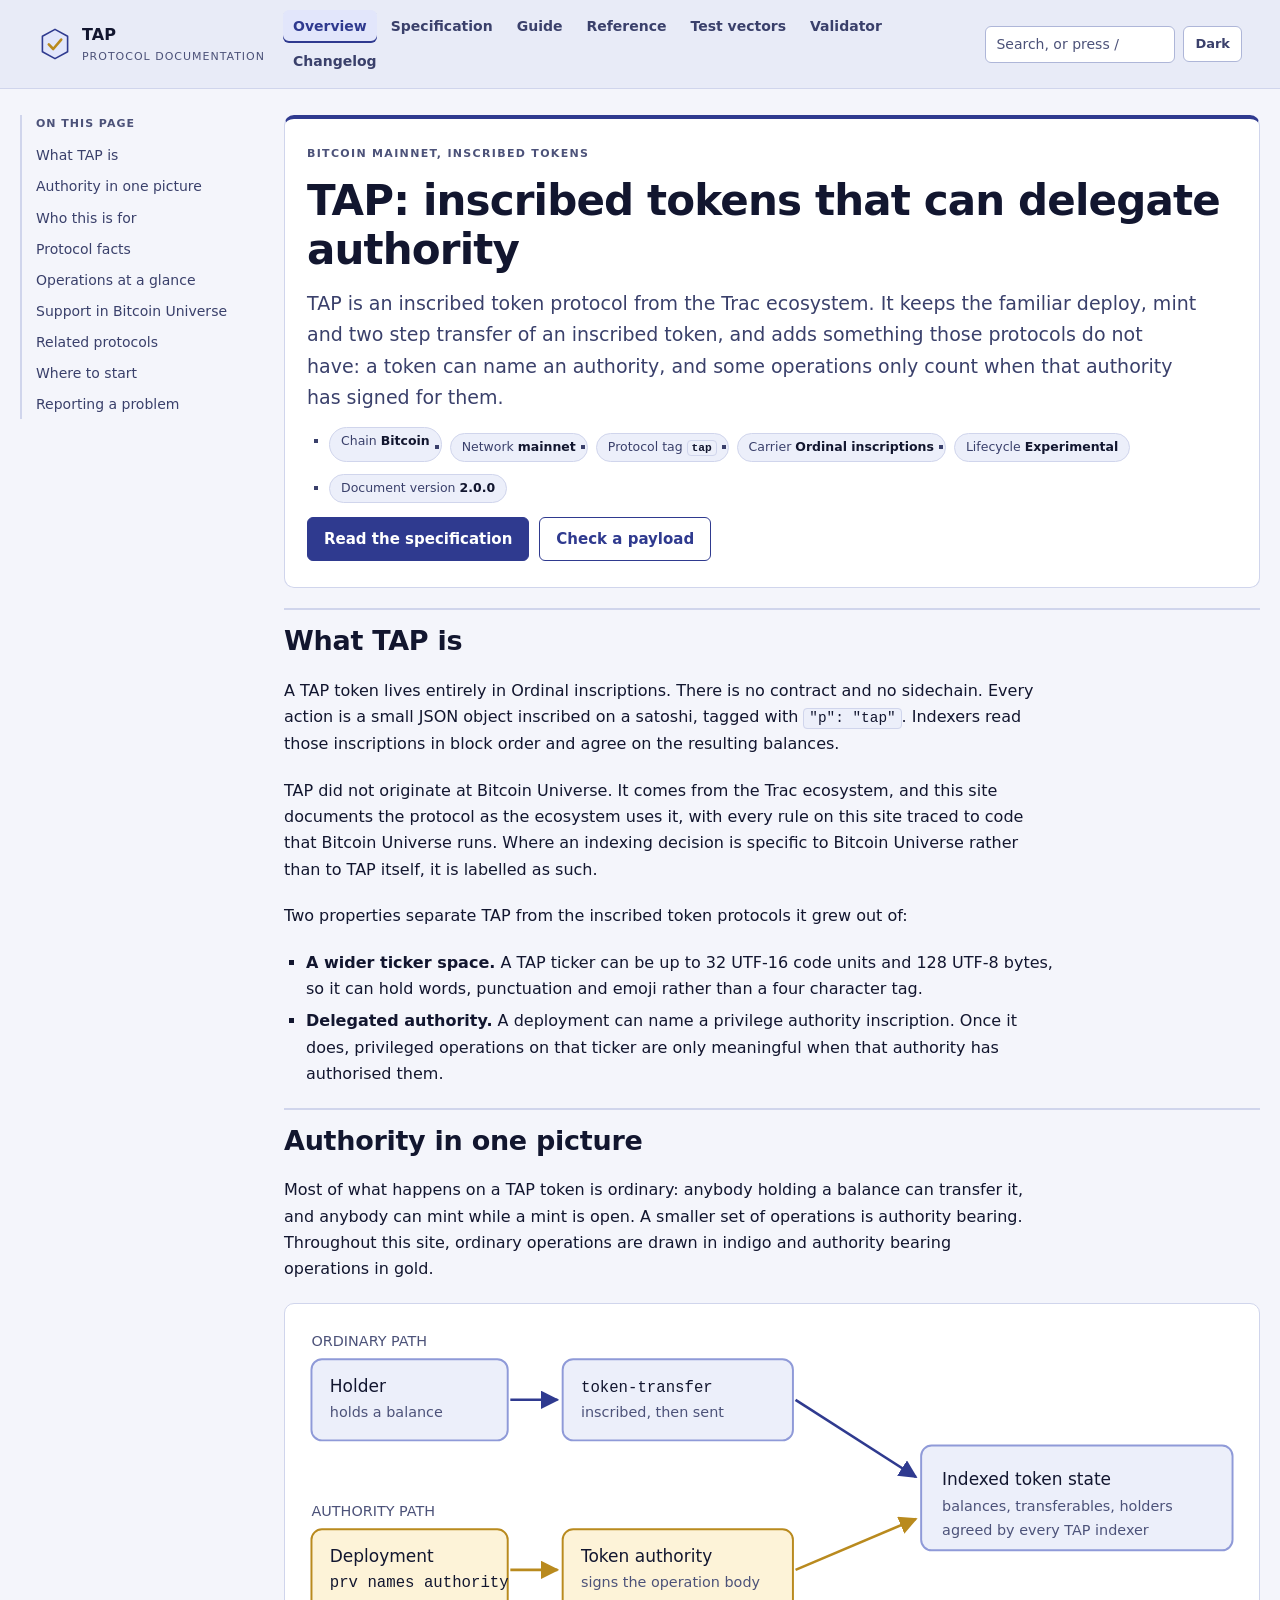
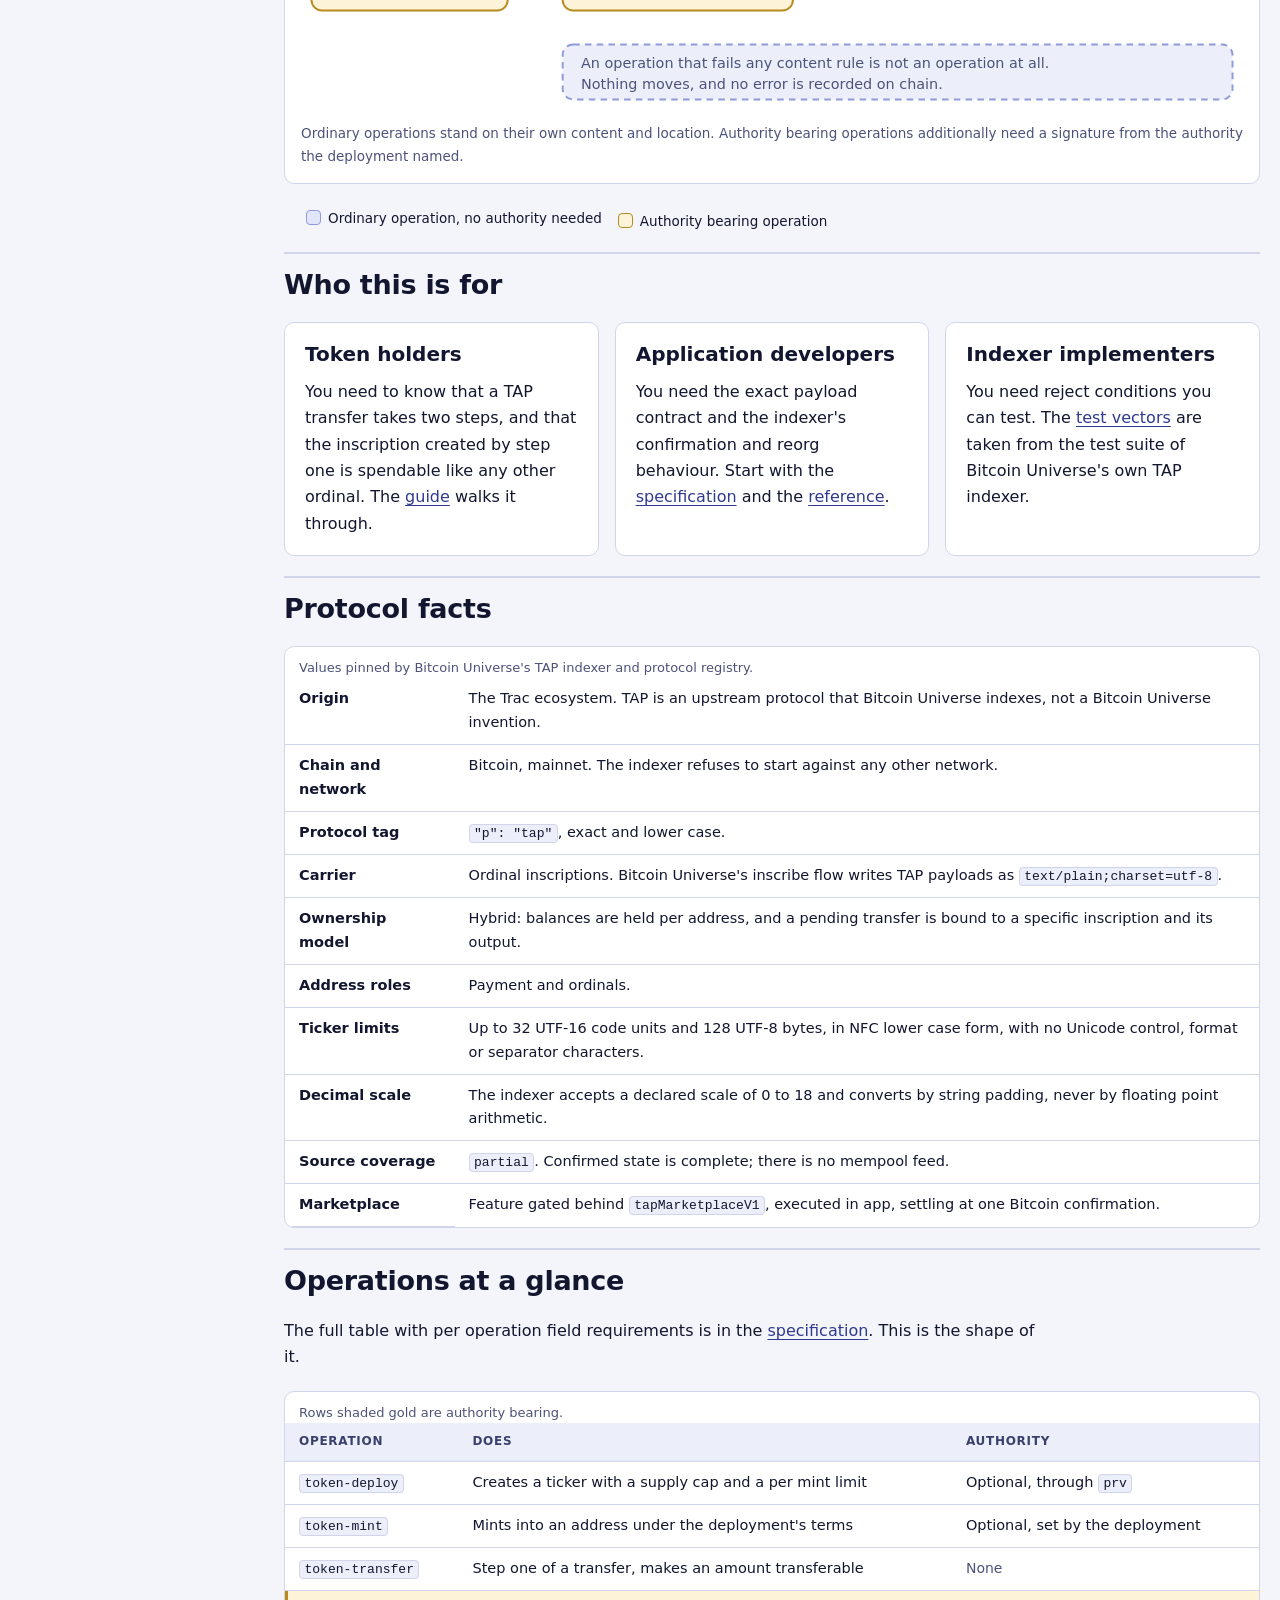
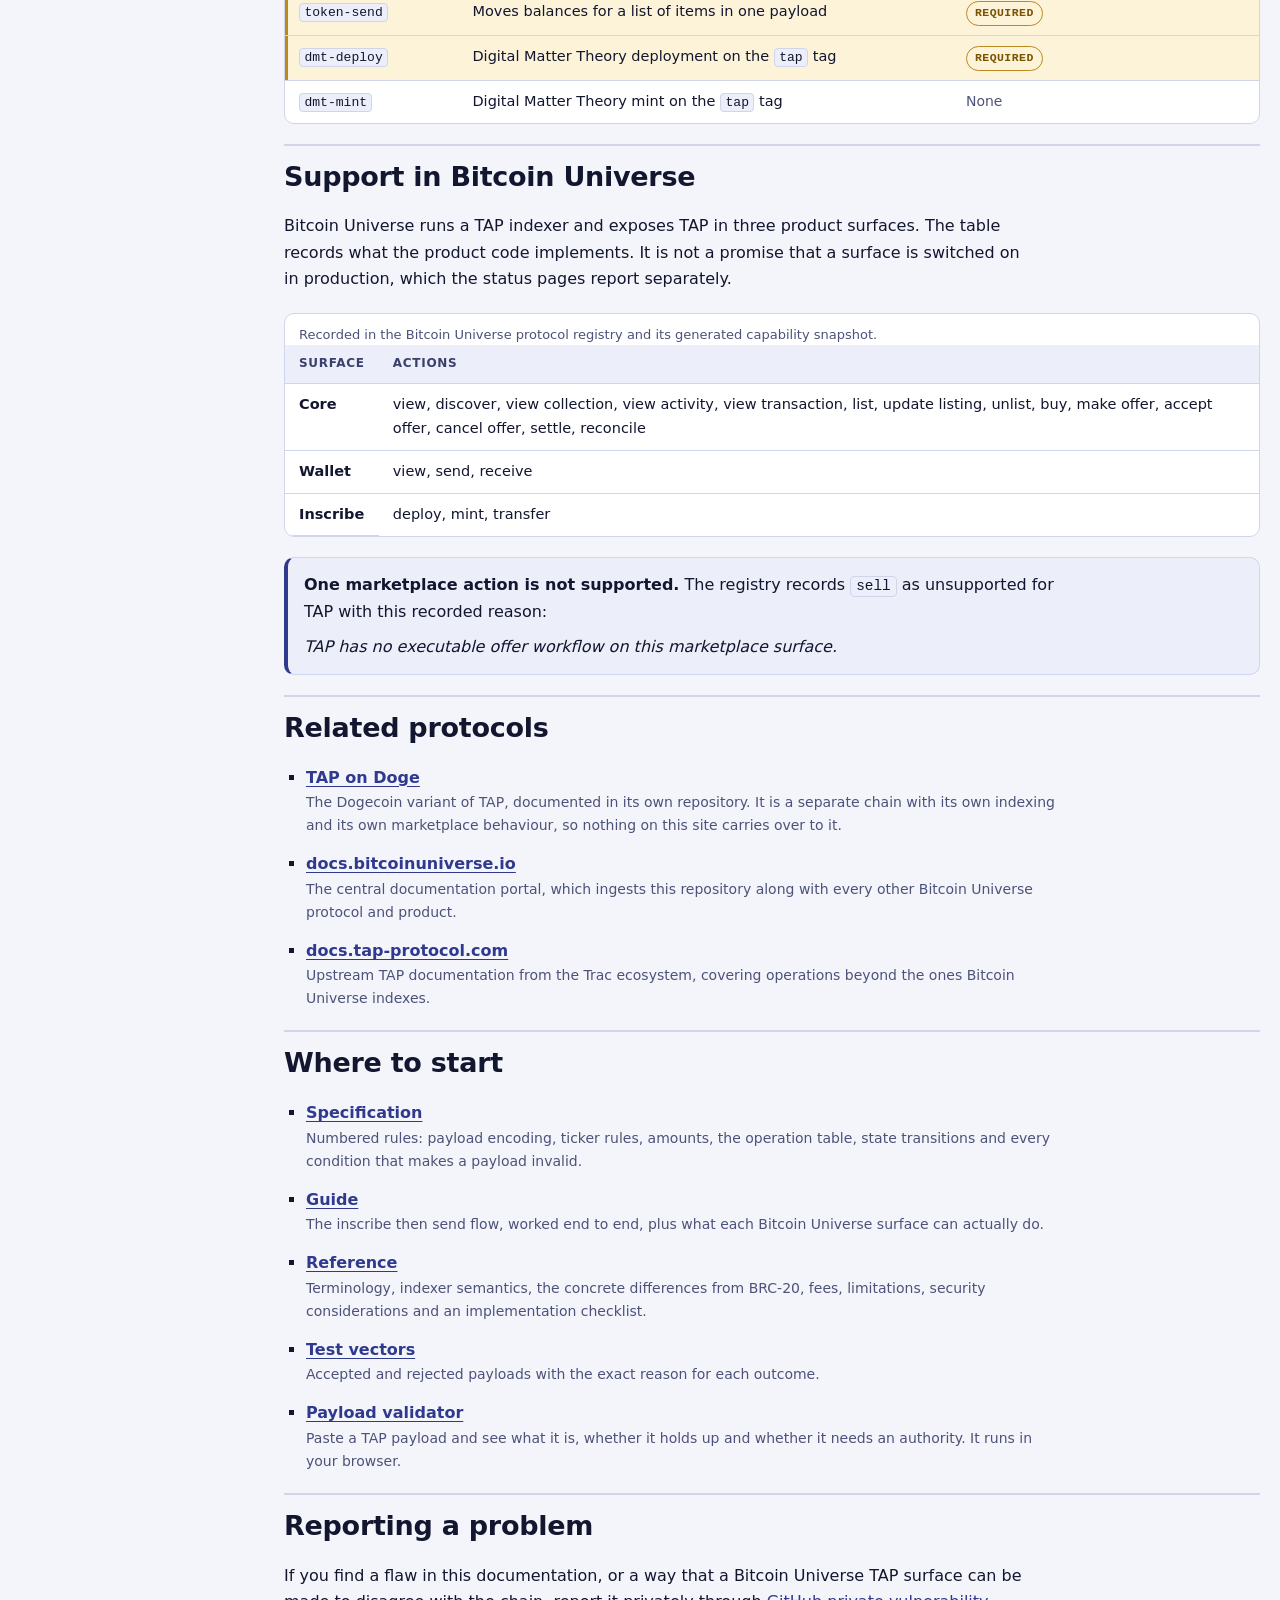
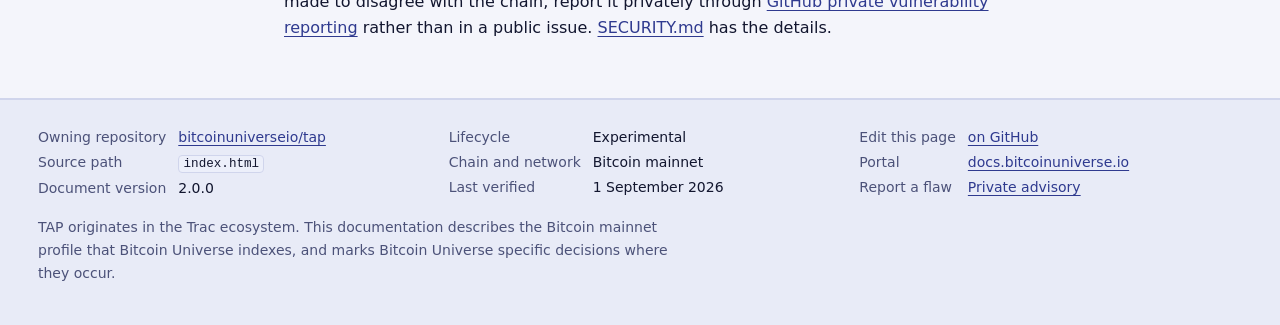
<file: index.html>
<!doctype html>
<html lang="en">
<head>
<meta charset="utf-8">
<meta name="viewport" content="width=device-width,initial-scale=1">
<title>TAP on Bitcoin: inscribed tokens with delegated authority</title>
<meta name="description" content="Authoritative documentation for the TAP inscribed token protocol on Bitcoin mainnet: operations, authority model, inscribe then send transfers, indexer semantics and test vectors, grounded in Bitcoin Universe's own indexer code.">
<link rel="canonical" href="https://bitcoinuniverseio.github.io/tap/">
<meta name="theme-color" content="#0b0e26" media="(prefers-color-scheme: dark)">
<meta name="theme-color" content="#f4f5fb" media="(prefers-color-scheme: light)">
<meta property="og:type" content="website">
<meta property="og:title" content="TAP on Bitcoin: inscribed tokens with delegated authority">
<meta property="og:description" content="Operations, authority model, inscribe then send transfers, indexer semantics and test vectors for TAP on Bitcoin mainnet.">
<meta property="og:url" content="https://bitcoinuniverseio.github.io/tap/">
<meta property="og:image" content="https://bitcoinuniverseio.github.io/tap/og.svg">
<meta property="og:site_name" content="TAP protocol documentation">
<meta name="twitter:card" content="summary_large_image">
<link rel="icon" href="favicon.svg" type="image/svg+xml">
<link rel="stylesheet" href="styles.css">
</head>
<body>
<a class="skip" href="#main">Skip to content</a>

<header class="masthead">
  <div class="shell masthead-in">
    <a class="seal" href="index.html">
      <svg width="34" height="34" viewBox="0 0 34 34" aria-hidden="true" focusable="false">
        <path d="M17 2.4 29.6 9.2v15.6L17 31.6 4.4 24.8V9.2Z" fill="var(--indigo-soft)" stroke="var(--indigo)" stroke-width="1.6" stroke-linejoin="round"/>
        <path d="M10.8 17.4 15.2 22 23.2 12.6" fill="none" stroke="var(--gold-line)" stroke-width="2.6" stroke-linecap="round" stroke-linejoin="round"/>
      </svg>
      <span>TAP<small>Protocol documentation</small></span>
    </a>
    <nav class="mainnav" aria-label="Documentation sections">
      <ul>
        <li><a href="index.html" aria-current="page">Overview</a></li>
        <li><a href="spec.html">Specification</a></li>
        <li><a href="guide.html">Guide</a></li>
        <li><a href="reference.html">Reference</a></li>
        <li><a href="vectors.html">Test vectors</a></li>
        <li><a href="validator.html">Validator</a></li>
        <li><a href="changelog.html">Changelog</a></li>
      </ul>
    </nav>
    <div class="tools">
      <form class="searchbox" role="search" hidden>
        <label class="vh" for="site-search">Search this documentation</label>
        <input id="site-search" type="search" placeholder="Search, or press /" autocomplete="off" data-base="" hidden>
        <ul class="hitlist" id="site-search-results"></ul>
      </form>
      <button class="themebtn" id="theme-toggle" type="button" hidden aria-pressed="false">Dark</button>
    </div>
  </div>
</header>

<div class="shell frame">
  <nav class="sidenav" aria-label="On this page">
    <p>On this page</p>
    <ul>
      <li><a href="#what">What TAP is</a></li>
      <li><a href="#authority">Authority in one picture</a></li>
      <li><a href="#who">Who this is for</a></li>
      <li><a href="#facts">Protocol facts</a></li>
      <li><a href="#operations">Operations at a glance</a></li>
      <li><a href="#universe">Support in Bitcoin Universe</a></li>
      <li><a href="#related">Related protocols</a></li>
      <li><a href="#start">Where to start</a></li>
      <li><a href="#security">Reporting a problem</a></li>
    </ul>
  </nav>

  <main class="doc" id="main">
    <div class="hero">
      <p class="kicker">Bitcoin mainnet, inscribed tokens</p>
      <h1>TAP: inscribed tokens that can delegate authority</h1>
      <p class="lede">TAP is an inscribed token protocol from the Trac ecosystem. It keeps the familiar deploy, mint and two step transfer of an inscribed token, and adds something those protocols do not have: a token can name an authority, and some operations only count when that authority has signed for them.</p>
      <ul class="stamp">
        <li>Chain <b>Bitcoin</b></li>
        <li>Network <b>mainnet</b></li>
        <li>Protocol tag <b><code>tap</code></b></li>
        <li>Carrier <b>Ordinal inscriptions</b></li>
        <li>Lifecycle <b>Experimental</b></li>
        <li>Document version <b>2.0.0</b></li>
      </ul>
      <div class="cta">
        <a class="btn btn-solid" href="spec.html">Read the specification</a>
        <a class="btn btn-line" href="validator.html">Check a payload</a>
      </div>
    </div>

    <h2 id="what">What TAP is</h2>
    <p>A TAP token lives entirely in Ordinal inscriptions. There is no contract and no sidechain. Every action is a small JSON object inscribed on a satoshi, tagged with <code>"p": "tap"</code>. Indexers read those inscriptions in block order and agree on the resulting balances.</p>
    <p>TAP did not originate at Bitcoin Universe. It comes from the Trac ecosystem, and this site documents the protocol as the ecosystem uses it, with every rule on this site traced to code that Bitcoin Universe runs. Where an indexing decision is specific to Bitcoin Universe rather than to TAP itself, it is labelled as such.</p>
    <p>Two properties separate TAP from the inscribed token protocols it grew out of:</p>
    <ul>
      <li><strong>A wider ticker space.</strong> A TAP ticker can be up to 32 UTF-16 code units and 128 UTF-8 bytes, so it can hold words, punctuation and emoji rather than a four character tag.</li>
      <li><strong>Delegated authority.</strong> A deployment can name a privilege authority inscription. Once it does, privileged operations on that ticker are only meaningful when that authority has authorised them.</li>
    </ul>

    <h2 id="authority">Authority in one picture</h2>
    <p>Most of what happens on a TAP token is ordinary: anybody holding a balance can transfer it, and anybody can mint while a mint is open. A smaller set of operations is authority bearing. Throughout this site, ordinary operations are drawn in indigo and authority bearing operations in gold.</p>

    <figure class="fig">
      <svg viewBox="0 0 720 300" role="img" aria-labelledby="fig1t fig1d">
        <title id="fig1t">Ordinary and authority bearing paths to indexed TAP state</title>
        <desc id="fig1d">Two paths lead to the same indexed token state. On the ordinary path a holder inscribes a token-transfer and sends the inscription, and the indexer accepts it on the strength of the inscription content and its current location. On the authority path a deployment names a privilege authority inscription, that authority signs an operation body, and only then does the indexer treat the operation as effective. Ordinary elements are drawn in indigo, authority bearing elements in gold.</desc>
        <defs>
          <marker id="a1" viewBox="0 0 10 10" refX="9" refY="5" markerWidth="7" markerHeight="7" orient="auto-start-reverse">
            <path d="M0 0 10 5 0 10Z" class="d-arrow"/>
          </marker>
          <marker id="a2" viewBox="0 0 10 10" refX="9" refY="5" markerWidth="7" markerHeight="7" orient="auto-start-reverse">
            <path d="M0 0 10 5 0 10Z" class="d-arrow-auth"/>
          </marker>
        </defs>

        <text x="8" y="20" class="d-text-sm">ORDINARY PATH</text>
        <rect x="8" y="30" width="150" height="62" rx="8" class="d-plain" stroke-width="1.5"/>
        <text x="22" y="55" class="d-text">Holder</text>
        <text x="22" y="74" class="d-text-sm">holds a balance</text>

        <rect x="200" y="30" width="176" height="62" rx="8" class="d-plain" stroke-width="1.5"/>
        <text x="214" y="55" class="d-code">token-transfer</text>
        <text x="214" y="74" class="d-text-sm">inscribed, then sent</text>

        <line x1="160" y1="61" x2="196" y2="61" class="d-flow" stroke-width="2" marker-end="url(#a1)"/>
        <line x1="378" y1="61" x2="470" y2="120" class="d-flow" stroke-width="2" marker-end="url(#a1)"/>

        <text x="8" y="150" class="d-text-sm">AUTHORITY PATH</text>
        <rect x="8" y="160" width="150" height="62" rx="8" class="d-auth" stroke-width="1.5"/>
        <text x="22" y="185" class="d-text">Deployment</text>
        <text x="22" y="204" class="d-code">prv names authority</text>

        <rect x="200" y="160" width="176" height="62" rx="8" class="d-auth" stroke-width="1.5"/>
        <text x="214" y="185" class="d-text">Token authority</text>
        <text x="214" y="204" class="d-text-sm">signs the operation body</text>

        <line x1="160" y1="191" x2="196" y2="191" class="d-flow-auth" stroke-width="2" marker-end="url(#a2)"/>
        <line x1="378" y1="191" x2="470" y2="152" class="d-flow-auth" stroke-width="2" marker-end="url(#a2)"/>

        <rect x="474" y="96" width="238" height="80" rx="8" class="d-plain" stroke-width="1.5"/>
        <text x="490" y="126" class="d-text">Indexed token state</text>
        <text x="490" y="146" class="d-text-sm">balances, transferables, holders</text>
        <text x="490" y="164" class="d-text-sm">agreed by every TAP indexer</text>

        <rect x="200" y="248" width="512" height="42" rx="8" class="d-plain" stroke-width="1.5" stroke-dasharray="5 4"/>
        <text x="214" y="266" class="d-text-sm">An operation that fails any content rule is not an operation at all.</text>
        <text x="214" y="282" class="d-text-sm">Nothing moves, and no error is recorded on chain.</text>
      </svg>
      <figcaption>Ordinary operations stand on their own content and location. Authority bearing operations additionally need a signature from the authority the deployment named.</figcaption>
    </figure>

    <ul class="legend">
      <li><span class="sw" aria-hidden="true"></span> Ordinary operation, no authority needed</li>
      <li><span class="sw sw-auth" aria-hidden="true"></span> Authority bearing operation</li>
    </ul>

    <h2 id="who">Who this is for</h2>
    <div class="cols">
      <div class="panel">
        <h3>Token holders</h3>
        <p>You need to know that a TAP transfer takes two steps, and that the inscription created by step one is spendable like any other ordinal. The <a href="guide.html">guide</a> walks it through.</p>
      </div>
      <div class="panel">
        <h3>Application developers</h3>
        <p>You need the exact payload contract and the indexer's confirmation and reorg behaviour. Start with the <a href="spec.html">specification</a> and the <a href="reference.html">reference</a>.</p>
      </div>
      <div class="panel">
        <h3>Indexer implementers</h3>
        <p>You need reject conditions you can test. The <a href="vectors.html">test vectors</a> are taken from the test suite of Bitcoin Universe's own TAP indexer.</p>
      </div>
    </div>

    <h2 id="facts">Protocol facts</h2>
    <div class="tablewrap">
      <table>
        <caption>Values pinned by Bitcoin Universe's TAP indexer and protocol registry.</caption>
        <tbody>
          <tr><th scope="row">Origin</th><td>The Trac ecosystem. TAP is an upstream protocol that Bitcoin Universe indexes, not a Bitcoin Universe invention.</td></tr>
          <tr><th scope="row">Chain and network</th><td>Bitcoin, mainnet. The indexer refuses to start against any other network.</td></tr>
          <tr><th scope="row">Protocol tag</th><td><code>"p": "tap"</code>, exact and lower case.</td></tr>
          <tr><th scope="row">Carrier</th><td>Ordinal inscriptions. Bitcoin Universe's inscribe flow writes TAP payloads as <code>text/plain;charset=utf-8</code>.</td></tr>
          <tr><th scope="row">Ownership model</th><td>Hybrid: balances are held per address, and a pending transfer is bound to a specific inscription and its output.</td></tr>
          <tr><th scope="row">Address roles</th><td>Payment and ordinals.</td></tr>
          <tr><th scope="row">Ticker limits</th><td>Up to 32 UTF-16 code units and 128 UTF-8 bytes, in NFC lower case form, with no Unicode control, format or separator characters.</td></tr>
          <tr><th scope="row">Decimal scale</th><td>The indexer accepts a declared scale of 0 to 18 and converts by string padding, never by floating point arithmetic.</td></tr>
          <tr><th scope="row">Source coverage</th><td><code>partial</code>. Confirmed state is complete; there is no mempool feed.</td></tr>
          <tr><th scope="row">Marketplace</th><td>Feature gated behind <code>tapMarketplaceV1</code>, executed in app, settling at one Bitcoin confirmation.</td></tr>
        </tbody>
      </table>
    </div>

    <h2 id="operations">Operations at a glance</h2>
    <p>The full table with per operation field requirements is in the <a href="spec.html#operations">specification</a>. This is the shape of it.</p>
    <div class="tablewrap">
      <table>
        <caption>Rows shaded gold are authority bearing.</caption>
        <thead>
          <tr><th scope="col">Operation</th><th scope="col">Does</th><th scope="col">Authority</th></tr>
        </thead>
        <tbody>
          <tr><td><code>token-deploy</code></td><td>Creates a ticker with a supply cap and a per mint limit</td><td>Optional, through <code>prv</code></td></tr>
          <tr><td><code>token-mint</code></td><td>Mints into an address under the deployment's terms</td><td>Optional, set by the deployment</td></tr>
          <tr><td><code>token-transfer</code></td><td>Step one of a transfer, makes an amount transferable</td><td class="small">None</td></tr>
          <tr class="is-auth"><td><code>token-send</code></td><td>Moves balances for a list of items in one payload</td><td><span class="tag tag-auth">Required</span></td></tr>
          <tr class="is-auth"><td><code>dmt-deploy</code></td><td>Digital Matter Theory deployment on the <code>tap</code> tag</td><td><span class="tag tag-auth">Required</span></td></tr>
          <tr><td><code>dmt-mint</code></td><td>Digital Matter Theory mint on the <code>tap</code> tag</td><td class="small">None</td></tr>
        </tbody>
      </table>
    </div>

    <h2 id="universe">Support in Bitcoin Universe</h2>
    <p>Bitcoin Universe runs a TAP indexer and exposes TAP in three product surfaces. The table records what the product code implements. It is not a promise that a surface is switched on in production, which the status pages report separately.</p>
    <div class="tablewrap">
      <table>
        <caption>Recorded in the Bitcoin Universe protocol registry and its generated capability snapshot.</caption>
        <thead>
          <tr><th scope="col">Surface</th><th scope="col">Actions</th></tr>
        </thead>
        <tbody>
          <tr><th scope="row">Core</th><td>view, discover, view collection, view activity, view transaction, list, update listing, unlist, buy, make offer, accept offer, cancel offer, settle, reconcile</td></tr>
          <tr><th scope="row">Wallet</th><td>view, send, receive</td></tr>
          <tr><th scope="row">Inscribe</th><td>deploy, mint, transfer</td></tr>
        </tbody>
      </table>
    </div>
    <div class="note">
      <p><strong>One marketplace action is not supported.</strong> The registry records <code>sell</code> as unsupported for TAP with this recorded reason:</p>
      <p><em>TAP has no executable offer workflow on this marketplace surface.</em></p>
    </div>

    <h2 id="related">Related protocols</h2>
    <ul class="linklist">
      <li><a href="https://bitcoinuniverseio.github.io/tap-on-doge/">TAP on Doge</a><span>The Dogecoin variant of TAP, documented in its own repository. It is a separate chain with its own indexing and its own marketplace behaviour, so nothing on this site carries over to it.</span></li>
      <li><a href="https://docs.bitcoinuniverse.io/">docs.bitcoinuniverse.io</a><span>The central documentation portal, which ingests this repository along with every other Bitcoin Universe protocol and product.</span></li>
      <li><a href="https://docs.tap-protocol.com/">docs.tap-protocol.com</a><span>Upstream TAP documentation from the Trac ecosystem, covering operations beyond the ones Bitcoin Universe indexes.</span></li>
    </ul>

    <h2 id="start">Where to start</h2>
    <ul class="linklist">
      <li><a href="spec.html">Specification</a><span>Numbered rules: payload encoding, ticker rules, amounts, the operation table, state transitions and every condition that makes a payload invalid.</span></li>
      <li><a href="guide.html">Guide</a><span>The inscribe then send flow, worked end to end, plus what each Bitcoin Universe surface can actually do.</span></li>
      <li><a href="reference.html">Reference</a><span>Terminology, indexer semantics, the concrete differences from BRC-20, fees, limitations, security considerations and an implementation checklist.</span></li>
      <li><a href="vectors.html">Test vectors</a><span>Accepted and rejected payloads with the exact reason for each outcome.</span></li>
      <li><a href="validator.html">Payload validator</a><span>Paste a TAP payload and see what it is, whether it holds up and whether it needs an authority. It runs in your browser.</span></li>
    </ul>

    <h2 id="security">Reporting a problem</h2>
    <p>If you find a flaw in this documentation, or a way that a Bitcoin Universe TAP surface can be made to disagree with the chain, report it privately through <a href="https://github.com/bitcoinuniverseio/tap/security/advisories/new">GitHub private vulnerability reporting</a> rather than in a public issue. <a href="https://github.com/bitcoinuniverseio/tap/blob/main/SECURITY.md">SECURITY.md</a> has the details.</p>
  </main>
</div>

<footer class="pagefoot">
  <div class="shell">
    <div class="footgrid">
      <dl>
        <dt>Owning repository</dt><dd><a href="https://github.com/bitcoinuniverseio/tap">bitcoinuniverseio/tap</a></dd>
        <dt>Source path</dt><dd><code>index.html</code></dd>
        <dt>Document version</dt><dd>2.0.0</dd>
      </dl>
      <dl>
        <dt>Lifecycle</dt><dd>Experimental</dd>
        <dt>Chain and network</dt><dd>Bitcoin mainnet</dd>
        <dt>Last verified</dt><dd><time datetime="2026-09-01">1 September 2026</time></dd>
      </dl>
      <dl>
        <dt>Edit this page</dt><dd><a href="https://github.com/bitcoinuniverseio/tap/edit/main/index.html">on GitHub</a></dd>
        <dt>Portal</dt><dd><a href="https://docs.bitcoinuniverse.io/">docs.bitcoinuniverse.io</a></dd>
        <dt>Report a flaw</dt><dd><a href="https://github.com/bitcoinuniverseio/tap/security/advisories/new">Private advisory</a></dd>
      </dl>
    </div>
    <p class="footnote">TAP originates in the Trac ecosystem. This documentation describes the Bitcoin mainnet profile that Bitcoin Universe indexes, and marks Bitcoin Universe specific decisions where they occur.</p>
  </div>
</footer>

<script src="site.js" defer></script>
</body>
</html>
</file>
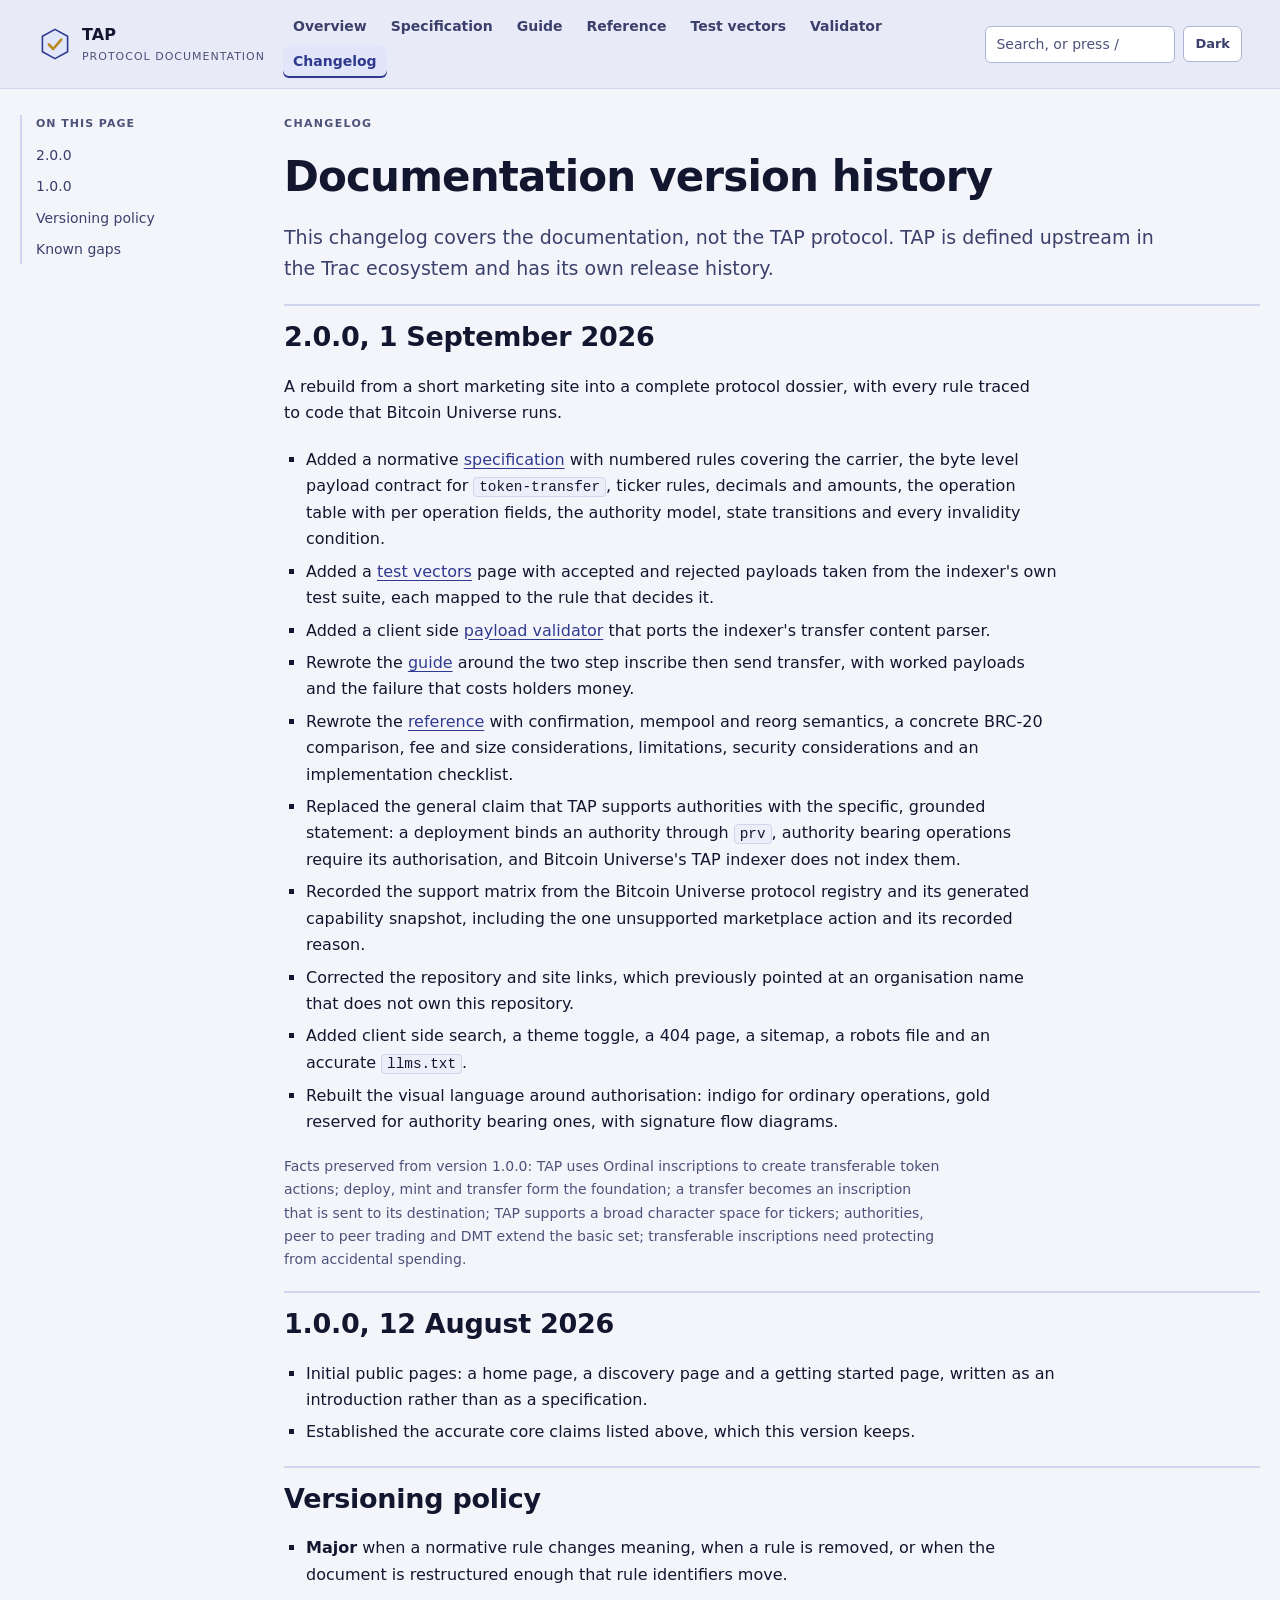
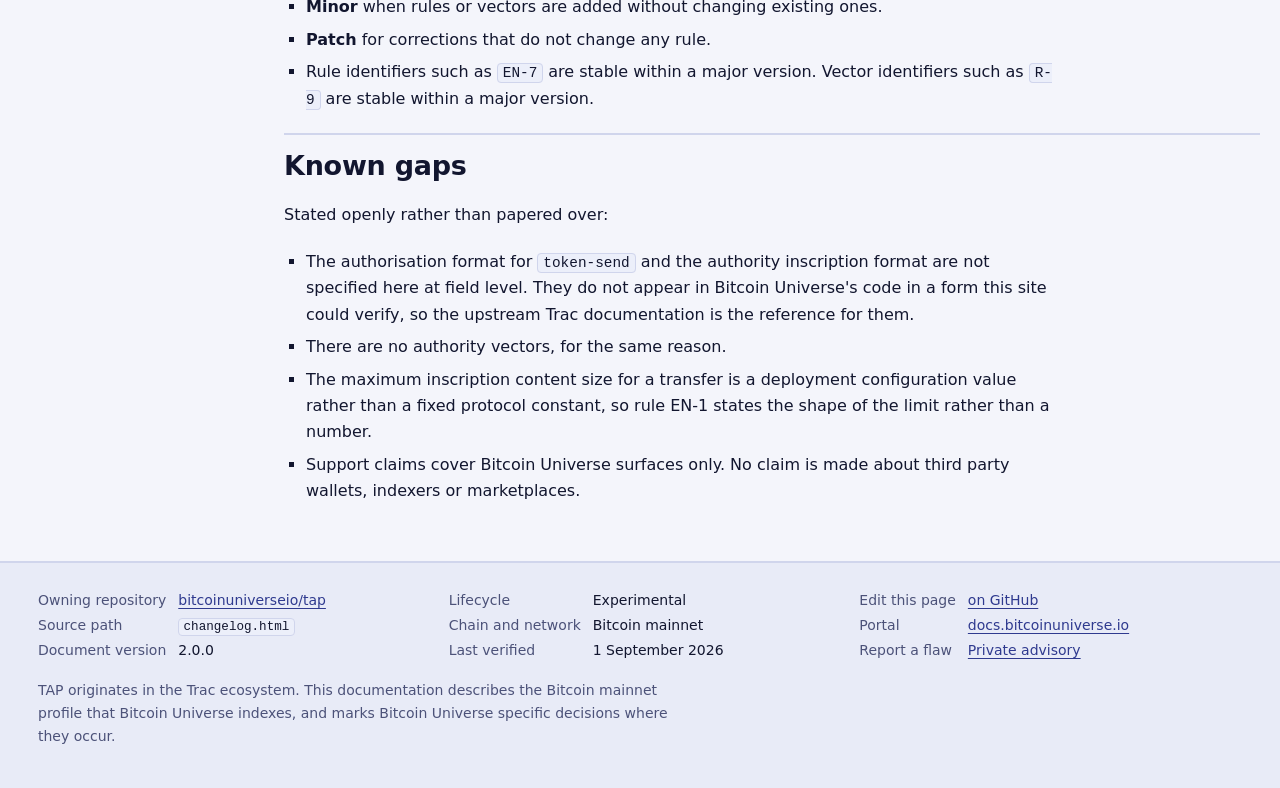
<file: changelog.html>
<!doctype html>
<html lang="en">
<head>
<meta charset="utf-8">
<meta name="viewport" content="width=device-width,initial-scale=1">
<title>TAP documentation changelog</title>
<meta name="description" content="Version history for the TAP protocol documentation site: what changed in each document version, and what is still open.">
<link rel="canonical" href="https://bitcoinuniverseio.github.io/tap/changelog.html">
<meta name="theme-color" content="#0b0e26" media="(prefers-color-scheme: dark)">
<meta name="theme-color" content="#f4f5fb" media="(prefers-color-scheme: light)">
<meta property="og:type" content="article">
<meta property="og:title" content="TAP documentation changelog">
<meta property="og:description" content="Version history for the TAP protocol documentation site.">
<meta property="og:url" content="https://bitcoinuniverseio.github.io/tap/changelog.html">
<meta property="og:image" content="https://bitcoinuniverseio.github.io/tap/og.svg">
<meta property="og:site_name" content="TAP protocol documentation">
<meta name="twitter:card" content="summary_large_image">
<link rel="icon" href="favicon.svg" type="image/svg+xml">
<link rel="stylesheet" href="styles.css">
</head>
<body>
<a class="skip" href="#main">Skip to content</a>

<header class="masthead">
  <div class="shell masthead-in">
    <a class="seal" href="index.html">
      <svg width="34" height="34" viewBox="0 0 34 34" aria-hidden="true" focusable="false">
        <path d="M17 2.4 29.6 9.2v15.6L17 31.6 4.4 24.8V9.2Z" fill="var(--indigo-soft)" stroke="var(--indigo)" stroke-width="1.6" stroke-linejoin="round"/>
        <path d="M10.8 17.4 15.2 22 23.2 12.6" fill="none" stroke="var(--gold-line)" stroke-width="2.6" stroke-linecap="round" stroke-linejoin="round"/>
      </svg>
      <span>TAP<small>Protocol documentation</small></span>
    </a>
    <nav class="mainnav" aria-label="Documentation sections">
      <ul>
        <li><a href="index.html">Overview</a></li>
        <li><a href="spec.html">Specification</a></li>
        <li><a href="guide.html">Guide</a></li>
        <li><a href="reference.html">Reference</a></li>
        <li><a href="vectors.html">Test vectors</a></li>
        <li><a href="validator.html">Validator</a></li>
        <li><a href="changelog.html" aria-current="page">Changelog</a></li>
      </ul>
    </nav>
    <div class="tools">
      <form class="searchbox" role="search" hidden>
        <label class="vh" for="site-search">Search this documentation</label>
        <input id="site-search" type="search" placeholder="Search, or press /" autocomplete="off" data-base="" hidden>
        <ul class="hitlist" id="site-search-results"></ul>
      </form>
      <button class="themebtn" id="theme-toggle" type="button" hidden aria-pressed="false">Dark</button>
    </div>
  </div>
</header>

<div class="shell frame">
  <nav class="sidenav" aria-label="On this page">
    <p>On this page</p>
    <ul>
      <li><a href="#v2">2.0.0</a></li>
      <li><a href="#v1">1.0.0</a></li>
      <li><a href="#policy">Versioning policy</a></li>
      <li><a href="#open">Known gaps</a></li>
    </ul>
  </nav>

  <main class="doc" id="main">
    <p class="kicker">Changelog</p>
    <h1>Documentation version history</h1>
    <p class="lede">This changelog covers the documentation, not the TAP protocol. TAP is defined upstream in the Trac ecosystem and has its own release history.</p>

    <h2 id="v2">2.0.0, 1 September 2026</h2>
    <p>A rebuild from a short marketing site into a complete protocol dossier, with every rule traced to code that Bitcoin Universe runs.</p>
    <ul>
      <li>Added a normative <a href="spec.html">specification</a> with numbered rules covering the carrier, the byte level payload contract for <code>token-transfer</code>, ticker rules, decimals and amounts, the operation table with per operation fields, the authority model, state transitions and every invalidity condition.</li>
      <li>Added a <a href="vectors.html">test vectors</a> page with accepted and rejected payloads taken from the indexer's own test suite, each mapped to the rule that decides it.</li>
      <li>Added a client side <a href="validator.html">payload validator</a> that ports the indexer's transfer content parser.</li>
      <li>Rewrote the <a href="guide.html">guide</a> around the two step inscribe then send transfer, with worked payloads and the failure that costs holders money.</li>
      <li>Rewrote the <a href="reference.html">reference</a> with confirmation, mempool and reorg semantics, a concrete BRC-20 comparison, fee and size considerations, limitations, security considerations and an implementation checklist.</li>
      <li>Replaced the general claim that TAP supports authorities with the specific, grounded statement: a deployment binds an authority through <code>prv</code>, authority bearing operations require its authorisation, and Bitcoin Universe's TAP indexer does not index them.</li>
      <li>Recorded the support matrix from the Bitcoin Universe protocol registry and its generated capability snapshot, including the one unsupported marketplace action and its recorded reason.</li>
      <li>Corrected the repository and site links, which previously pointed at an organisation name that does not own this repository.</li>
      <li>Added client side search, a theme toggle, a 404 page, a sitemap, a robots file and an accurate <code>llms.txt</code>.</li>
      <li>Rebuilt the visual language around authorisation: indigo for ordinary operations, gold reserved for authority bearing ones, with signature flow diagrams.</li>
    </ul>
    <p class="small">Facts preserved from version 1.0.0: TAP uses Ordinal inscriptions to create transferable token actions; deploy, mint and transfer form the foundation; a transfer becomes an inscription that is sent to its destination; TAP supports a broad character space for tickers; authorities, peer to peer trading and DMT extend the basic set; transferable inscriptions need protecting from accidental spending.</p>

    <h2 id="v1">1.0.0, 12 August 2026</h2>
    <ul>
      <li>Initial public pages: a home page, a discovery page and a getting started page, written as an introduction rather than as a specification.</li>
      <li>Established the accurate core claims listed above, which this version keeps.</li>
    </ul>

    <h2 id="policy">Versioning policy</h2>
    <ul>
      <li><strong>Major</strong> when a normative rule changes meaning, when a rule is removed, or when the document is restructured enough that rule identifiers move.</li>
      <li><strong>Minor</strong> when rules or vectors are added without changing existing ones.</li>
      <li><strong>Patch</strong> for corrections that do not change any rule.</li>
      <li>Rule identifiers such as <code>EN-7</code> are stable within a major version. Vector identifiers such as <code>R-9</code> are stable within a major version.</li>
    </ul>

    <h2 id="open">Known gaps</h2>
    <p>Stated openly rather than papered over:</p>
    <ul>
      <li>The authorisation format for <code>token-send</code> and the authority inscription format are not specified here at field level. They do not appear in Bitcoin Universe's code in a form this site could verify, so the upstream Trac documentation is the reference for them.</li>
      <li>There are no authority vectors, for the same reason.</li>
      <li>The maximum inscription content size for a transfer is a deployment configuration value rather than a fixed protocol constant, so rule EN-1 states the shape of the limit rather than a number.</li>
      <li>Support claims cover Bitcoin Universe surfaces only. No claim is made about third party wallets, indexers or marketplaces.</li>
    </ul>
  </main>
</div>

<footer class="pagefoot">
  <div class="shell">
    <div class="footgrid">
      <dl>
        <dt>Owning repository</dt><dd><a href="https://github.com/bitcoinuniverseio/tap">bitcoinuniverseio/tap</a></dd>
        <dt>Source path</dt><dd><code>changelog.html</code></dd>
        <dt>Document version</dt><dd>2.0.0</dd>
      </dl>
      <dl>
        <dt>Lifecycle</dt><dd>Experimental</dd>
        <dt>Chain and network</dt><dd>Bitcoin mainnet</dd>
        <dt>Last verified</dt><dd><time datetime="2026-09-01">1 September 2026</time></dd>
      </dl>
      <dl>
        <dt>Edit this page</dt><dd><a href="https://github.com/bitcoinuniverseio/tap/edit/main/changelog.html">on GitHub</a></dd>
        <dt>Portal</dt><dd><a href="https://docs.bitcoinuniverse.io/">docs.bitcoinuniverse.io</a></dd>
        <dt>Report a flaw</dt><dd><a href="https://github.com/bitcoinuniverseio/tap/security/advisories/new">Private advisory</a></dd>
      </dl>
    </div>
    <p class="footnote">TAP originates in the Trac ecosystem. This documentation describes the Bitcoin mainnet profile that Bitcoin Universe indexes, and marks Bitcoin Universe specific decisions where they occur.</p>
  </div>
</footer>

<script src="site.js" defer></script>
</body>
</html>
</file>
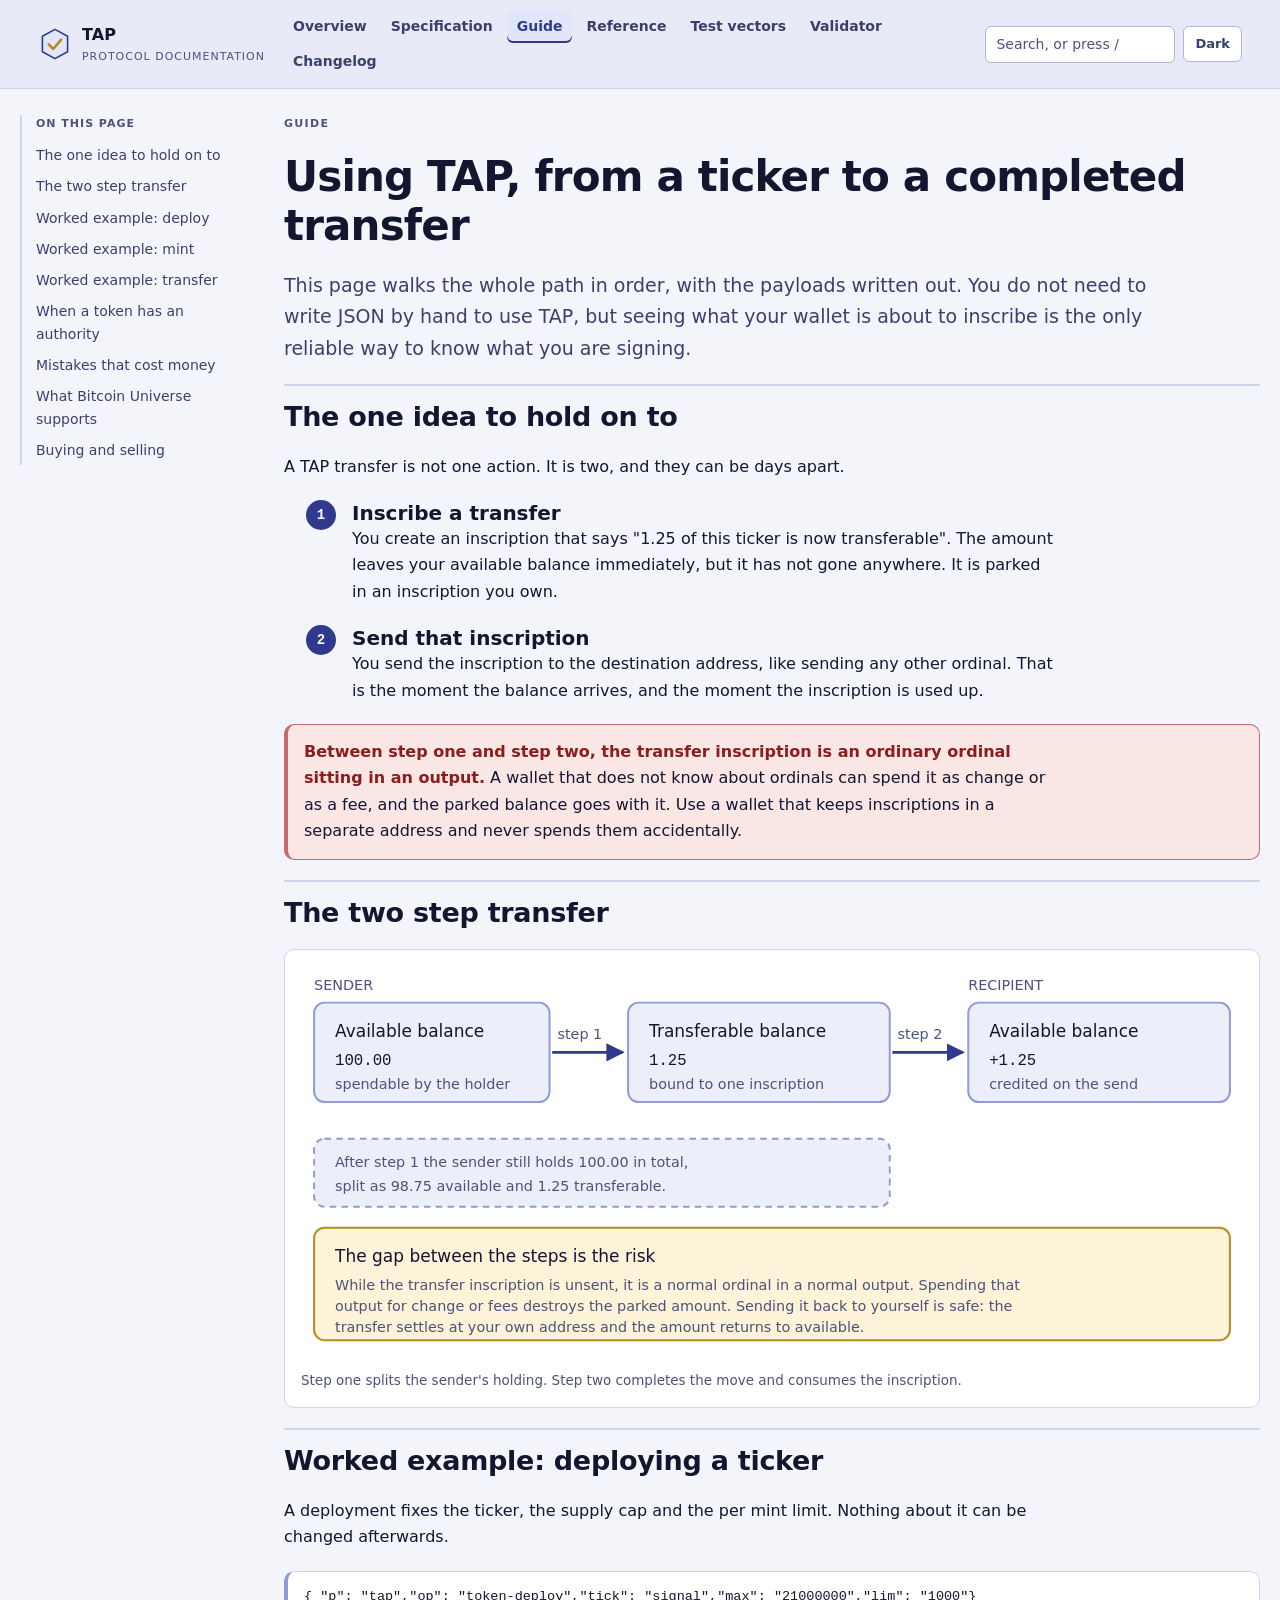
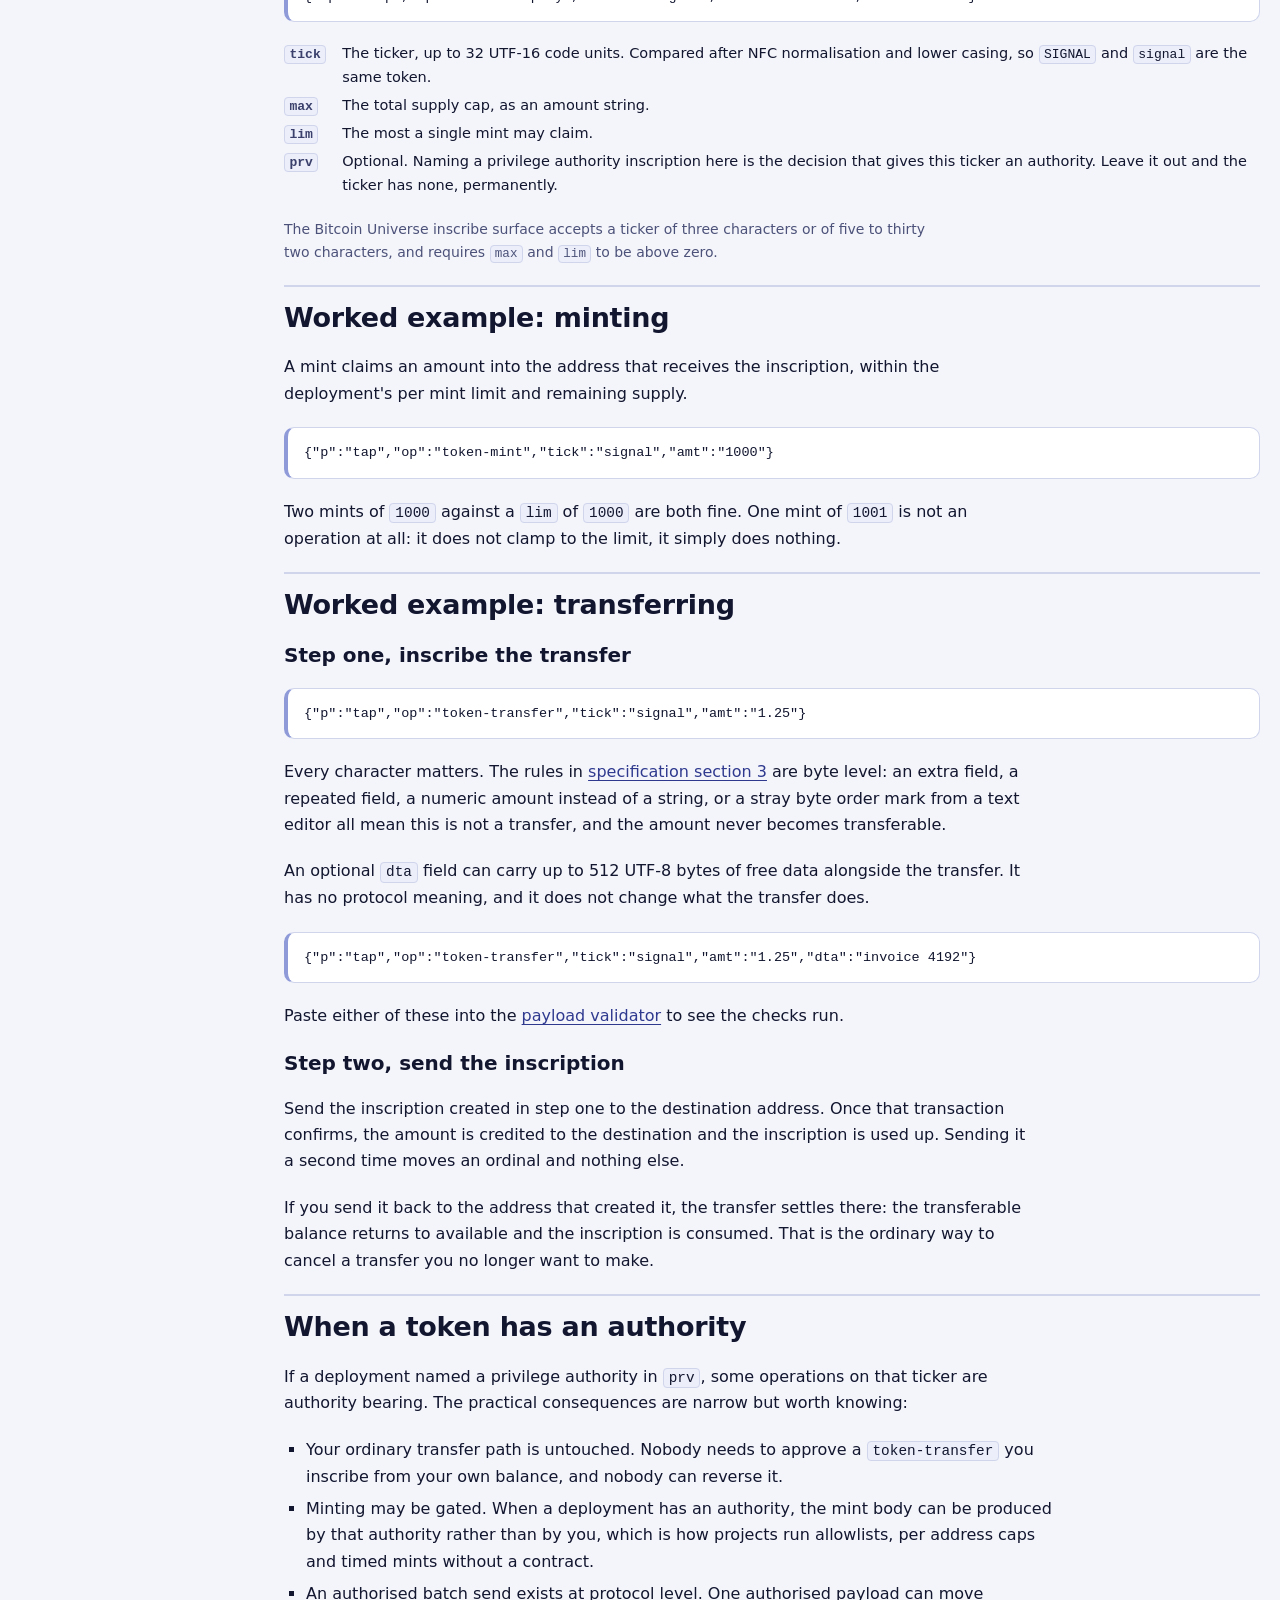
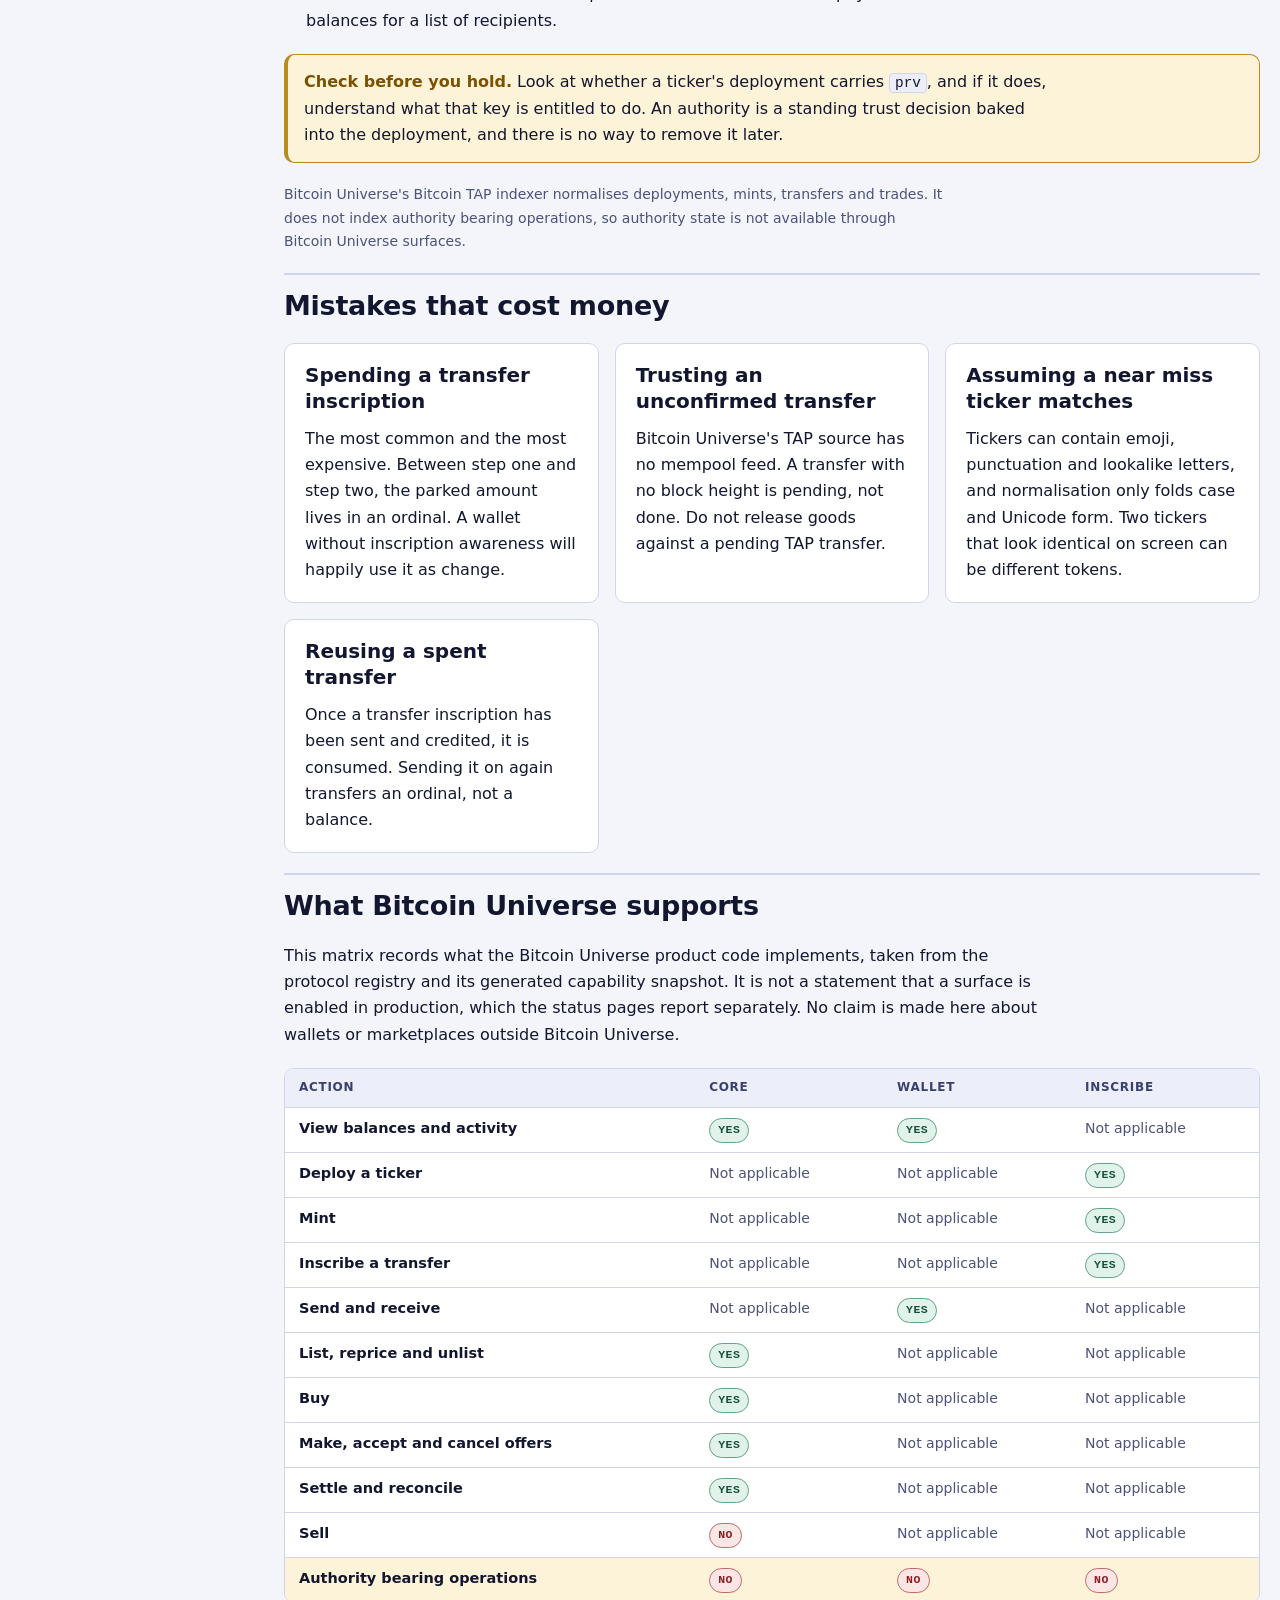
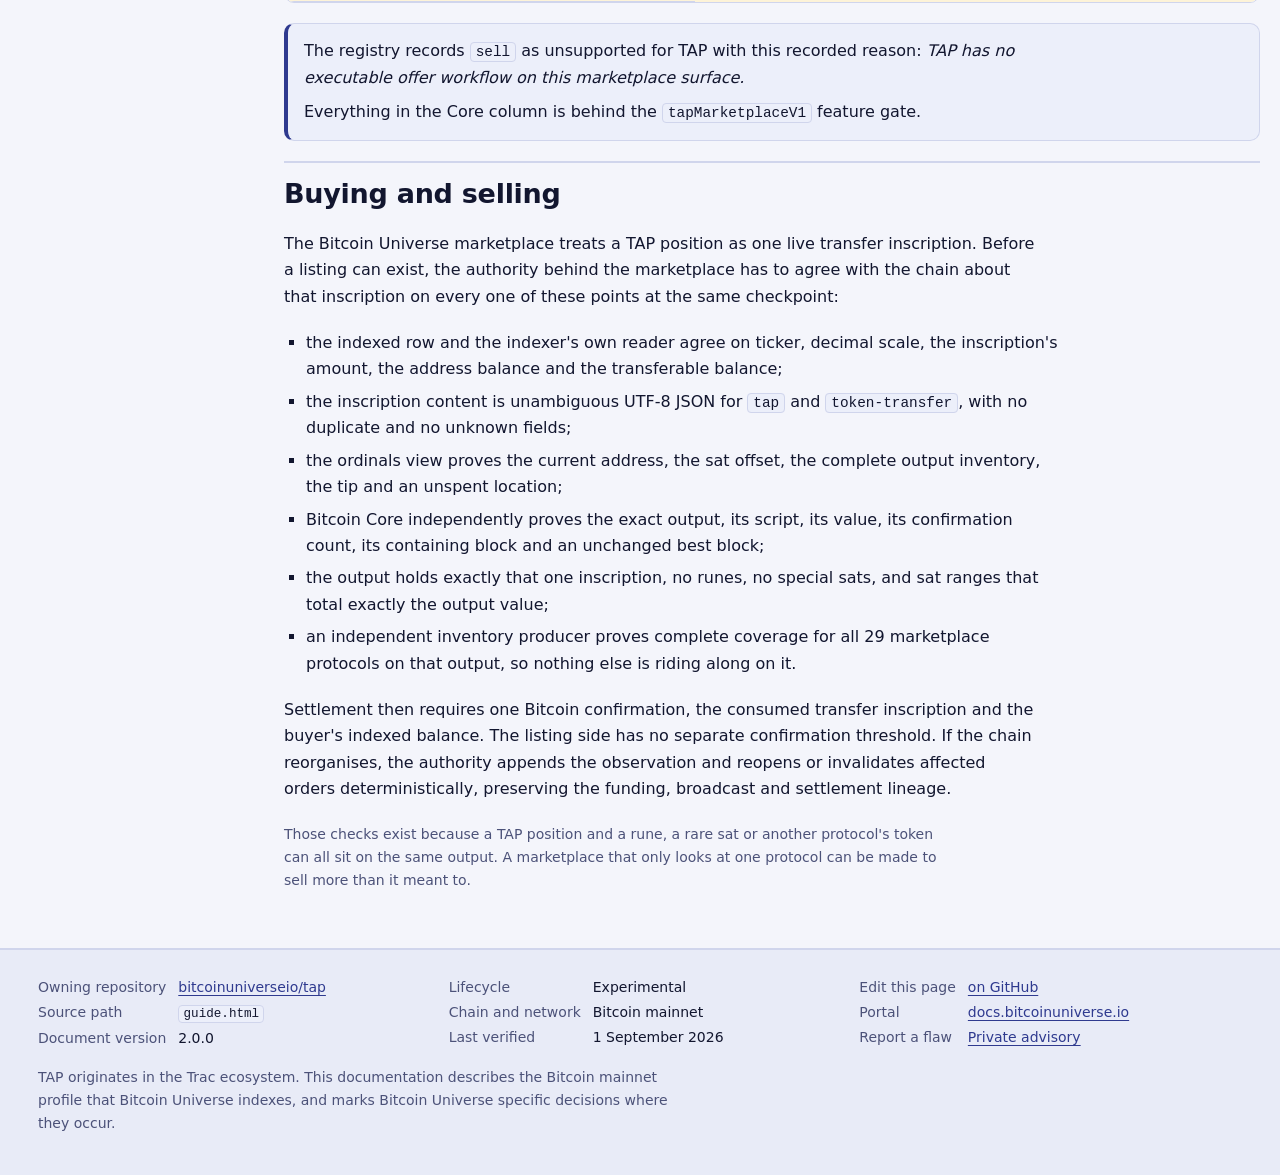
<file: guide.html>
<!doctype html>
<html lang="en">
<head>
<meta charset="utf-8">
<meta name="viewport" content="width=device-width,initial-scale=1">
<title>TAP guide: the inscribe then send transfer, worked end to end</title>
<meta name="description" content="A plain language walkthrough of TAP on Bitcoin: deploying a ticker, minting, and the two step inscribe then send transfer, with worked payloads and a support matrix for Bitcoin Universe surfaces.">
<link rel="canonical" href="https://bitcoinuniverseio.github.io/tap/guide.html">
<meta name="theme-color" content="#0b0e26" media="(prefers-color-scheme: dark)">
<meta name="theme-color" content="#f4f5fb" media="(prefers-color-scheme: light)">
<meta property="og:type" content="article">
<meta property="og:title" content="TAP guide: the inscribe then send transfer, worked end to end">
<meta property="og:description" content="Deploying, minting and transferring TAP tokens on Bitcoin, step by step, with the payloads written out.">
<meta property="og:url" content="https://bitcoinuniverseio.github.io/tap/guide.html">
<meta property="og:image" content="https://bitcoinuniverseio.github.io/tap/og.svg">
<meta property="og:site_name" content="TAP protocol documentation">
<meta name="twitter:card" content="summary_large_image">
<link rel="icon" href="favicon.svg" type="image/svg+xml">
<link rel="stylesheet" href="styles.css">
</head>
<body>
<a class="skip" href="#main">Skip to content</a>

<header class="masthead">
  <div class="shell masthead-in">
    <a class="seal" href="index.html">
      <svg width="34" height="34" viewBox="0 0 34 34" aria-hidden="true" focusable="false">
        <path d="M17 2.4 29.6 9.2v15.6L17 31.6 4.4 24.8V9.2Z" fill="var(--indigo-soft)" stroke="var(--indigo)" stroke-width="1.6" stroke-linejoin="round"/>
        <path d="M10.8 17.4 15.2 22 23.2 12.6" fill="none" stroke="var(--gold-line)" stroke-width="2.6" stroke-linecap="round" stroke-linejoin="round"/>
      </svg>
      <span>TAP<small>Protocol documentation</small></span>
    </a>
    <nav class="mainnav" aria-label="Documentation sections">
      <ul>
        <li><a href="index.html">Overview</a></li>
        <li><a href="spec.html">Specification</a></li>
        <li><a href="guide.html" aria-current="page">Guide</a></li>
        <li><a href="reference.html">Reference</a></li>
        <li><a href="vectors.html">Test vectors</a></li>
        <li><a href="validator.html">Validator</a></li>
        <li><a href="changelog.html">Changelog</a></li>
      </ul>
    </nav>
    <div class="tools">
      <form class="searchbox" role="search" hidden>
        <label class="vh" for="site-search">Search this documentation</label>
        <input id="site-search" type="search" placeholder="Search, or press /" autocomplete="off" data-base="" hidden>
        <ul class="hitlist" id="site-search-results"></ul>
      </form>
      <button class="themebtn" id="theme-toggle" type="button" hidden aria-pressed="false">Dark</button>
    </div>
  </div>
</header>

<div class="shell frame">
  <nav class="sidenav" aria-label="On this page">
    <p>On this page</p>
    <ul>
      <li><a href="#idea">The one idea to hold on to</a></li>
      <li><a href="#flow">The two step transfer</a></li>
      <li><a href="#deploy">Worked example: deploy</a></li>
      <li><a href="#mint">Worked example: mint</a></li>
      <li><a href="#transfer">Worked example: transfer</a></li>
      <li><a href="#authority">When a token has an authority</a></li>
      <li><a href="#mistakes">Mistakes that cost money</a></li>
      <li><a href="#support">What Bitcoin Universe supports</a></li>
      <li><a href="#market">Buying and selling</a></li>
    </ul>
  </nav>

  <main class="doc" id="main">
    <p class="kicker">Guide</p>
    <h1>Using TAP, from a ticker to a completed transfer</h1>
    <p class="lede">This page walks the whole path in order, with the payloads written out. You do not need to write JSON by hand to use TAP, but seeing what your wallet is about to inscribe is the only reliable way to know what you are signing.</p>

    <h2 id="idea">The one idea to hold on to</h2>
    <p>A TAP transfer is not one action. It is two, and they can be days apart.</p>
    <ol class="steps">
      <li>
        <h3>Inscribe a transfer</h3>
        <p>You create an inscription that says "1.25 of this ticker is now transferable". The amount leaves your available balance immediately, but it has not gone anywhere. It is parked in an inscription you own.</p>
      </li>
      <li>
        <h3>Send that inscription</h3>
        <p>You send the inscription to the destination address, like sending any other ordinal. That is the moment the balance arrives, and the moment the inscription is used up.</p>
      </li>
    </ol>
    <div class="warn">
      <p><strong>Between step one and step two, the transfer inscription is an ordinary ordinal sitting in an output.</strong> A wallet that does not know about ordinals can spend it as change or as a fee, and the parked balance goes with it. Use a wallet that keeps inscriptions in a separate address and never spends them accidentally.</p>
    </div>

    <h2 id="flow">The two step transfer</h2>
    <figure class="fig">
      <svg viewBox="0 0 720 300" role="img" aria-labelledby="fig3t fig3d">
        <title id="fig3t">Balance movement across the two steps of a TAP transfer</title>
        <desc id="fig3d">The sender starts with an available balance. Inscribing a token-transfer moves the amount from available to a transferable balance bound to the new inscription, while the sender's total holding is unchanged. Sending that inscription to the recipient consumes it and credits the recipient's available balance. If the inscription is spent by accident instead of sent, the parked amount is lost with it.</desc>
        <defs>
          <marker id="c1" viewBox="0 0 10 10" refX="9" refY="5" markerWidth="7" markerHeight="7" orient="auto-start-reverse">
            <path d="M0 0 10 5 0 10Z" class="d-arrow"/>
          </marker>
        </defs>

        <text x="10" y="18" class="d-text-sm">SENDER</text>
        <rect x="10" y="28" width="180" height="76" rx="8" class="d-plain" stroke-width="1.5"/>
        <text x="26" y="54" class="d-text">Available balance</text>
        <text x="26" y="76" class="d-code">100.00</text>
        <text x="26" y="94" class="d-text-sm">spendable by the holder</text>

        <line x1="192" y1="66" x2="246" y2="66" class="d-flow" stroke-width="2" marker-end="url(#c1)"/>
        <text x="196" y="56" class="d-text-sm">step 1</text>

        <rect x="250" y="28" width="200" height="76" rx="8" class="d-plain" stroke-width="1.5"/>
        <text x="266" y="54" class="d-text">Transferable balance</text>
        <text x="266" y="76" class="d-code">1.25</text>
        <text x="266" y="94" class="d-text-sm">bound to one inscription</text>

        <line x1="452" y1="66" x2="506" y2="66" class="d-flow" stroke-width="2" marker-end="url(#c1)"/>
        <text x="456" y="56" class="d-text-sm">step 2</text>

        <text x="510" y="18" class="d-text-sm">RECIPIENT</text>
        <rect x="510" y="28" width="200" height="76" rx="8" class="d-plain" stroke-width="1.5"/>
        <text x="526" y="54" class="d-text">Available balance</text>
        <text x="526" y="76" class="d-code">+1.25</text>
        <text x="526" y="94" class="d-text-sm">credited on the send</text>

        <rect x="10" y="132" width="440" height="52" rx="8" class="d-plain" stroke-width="1.5" stroke-dasharray="5 4"/>
        <text x="26" y="154" class="d-text-sm">After step 1 the sender still holds 100.00 in total,</text>
        <text x="26" y="172" class="d-text-sm">split as 98.75 available and 1.25 transferable.</text>

        <rect x="10" y="200" width="700" height="86" rx="8" class="d-auth" stroke-width="1.5"/>
        <text x="26" y="226" class="d-text">The gap between the steps is the risk</text>
        <text x="26" y="248" class="d-text-sm">While the transfer inscription is unsent, it is a normal ordinal in a normal output. Spending that</text>
        <text x="26" y="264" class="d-text-sm">output for change or fees destroys the parked amount. Sending it back to yourself is safe: the</text>
        <text x="26" y="280" class="d-text-sm">transfer settles at your own address and the amount returns to available.</text>
      </svg>
      <figcaption>Step one splits the sender's holding. Step two completes the move and consumes the inscription.</figcaption>
    </figure>

    <h2 id="deploy">Worked example: deploying a ticker</h2>
    <p>A deployment fixes the ticker, the supply cap and the per mint limit. Nothing about it can be changed afterwards.</p>
    <pre><code>{ "p": "tap","op": "token-deploy","tick": "signal","max": "21000000","lim": "1000"}</code></pre>
    <dl class="kv">
      <dt><code>tick</code></dt><dd>The ticker, up to 32 UTF-16 code units. Compared after NFC normalisation and lower casing, so <code>SIGNAL</code> and <code>signal</code> are the same token.</dd>
      <dt><code>max</code></dt><dd>The total supply cap, as an amount string.</dd>
      <dt><code>lim</code></dt><dd>The most a single mint may claim.</dd>
      <dt><code>prv</code></dt><dd>Optional. Naming a privilege authority inscription here is the decision that gives this ticker an authority. Leave it out and the ticker has none, permanently.</dd>
    </dl>
    <p class="small">The Bitcoin Universe inscribe surface accepts a ticker of three characters or of five to thirty two characters, and requires <code>max</code> and <code>lim</code> to be above zero.</p>

    <h2 id="mint">Worked example: minting</h2>
    <p>A mint claims an amount into the address that receives the inscription, within the deployment's per mint limit and remaining supply.</p>
    <pre><code>{"p":"tap","op":"token-mint","tick":"signal","amt":"1000"}</code></pre>
    <p>Two mints of <code>1000</code> against a <code>lim</code> of <code>1000</code> are both fine. One mint of <code>1001</code> is not an operation at all: it does not clamp to the limit, it simply does nothing.</p>

    <h2 id="transfer">Worked example: transferring</h2>

    <h3>Step one, inscribe the transfer</h3>
    <pre><code>{"p":"tap","op":"token-transfer","tick":"signal","amt":"1.25"}</code></pre>
    <p>Every character matters. The rules in <a href="spec.html#encoding">specification section 3</a> are byte level: an extra field, a repeated field, a numeric amount instead of a string, or a stray byte order mark from a text editor all mean this is not a transfer, and the amount never becomes transferable.</p>
    <p>An optional <code>dta</code> field can carry up to 512 UTF-8 bytes of free data alongside the transfer. It has no protocol meaning, and it does not change what the transfer does.</p>
    <pre><code>{"p":"tap","op":"token-transfer","tick":"signal","amt":"1.25","dta":"invoice 4192"}</code></pre>
    <p>Paste either of these into the <a href="validator.html">payload validator</a> to see the checks run.</p>

    <h3>Step two, send the inscription</h3>
    <p>Send the inscription created in step one to the destination address. Once that transaction confirms, the amount is credited to the destination and the inscription is used up. Sending it a second time moves an ordinal and nothing else.</p>
    <p>If you send it back to the address that created it, the transfer settles there: the transferable balance returns to available and the inscription is consumed. That is the ordinary way to cancel a transfer you no longer want to make.</p>

    <h2 id="authority">When a token has an authority</h2>
    <p>If a deployment named a privilege authority in <code>prv</code>, some operations on that ticker are authority bearing. The practical consequences are narrow but worth knowing:</p>
    <ul>
      <li>Your ordinary transfer path is untouched. Nobody needs to approve a <code>token-transfer</code> you inscribe from your own balance, and nobody can reverse it.</li>
      <li>Minting may be gated. When a deployment has an authority, the mint body can be produced by that authority rather than by you, which is how projects run allowlists, per address caps and timed mints without a contract.</li>
      <li>An authorised batch send exists at protocol level. One authorised payload can move balances for a list of recipients.</li>
    </ul>
    <div class="auth-note">
      <p><strong>Check before you hold.</strong> Look at whether a ticker's deployment carries <code>prv</code>, and if it does, understand what that key is entitled to do. An authority is a standing trust decision baked into the deployment, and there is no way to remove it later.</p>
    </div>
    <p class="small">Bitcoin Universe's Bitcoin TAP indexer normalises deployments, mints, transfers and trades. It does not index authority bearing operations, so authority state is not available through Bitcoin Universe surfaces.</p>

    <h2 id="mistakes">Mistakes that cost money</h2>
    <div class="cols">
      <div class="panel">
        <h3>Spending a transfer inscription</h3>
        <p>The most common and the most expensive. Between step one and step two, the parked amount lives in an ordinal. A wallet without inscription awareness will happily use it as change.</p>
      </div>
      <div class="panel">
        <h3>Trusting an unconfirmed transfer</h3>
        <p>Bitcoin Universe's TAP source has no mempool feed. A transfer with no block height is pending, not done. Do not release goods against a pending TAP transfer.</p>
      </div>
      <div class="panel">
        <h3>Assuming a near miss ticker matches</h3>
        <p>Tickers can contain emoji, punctuation and lookalike letters, and normalisation only folds case and Unicode form. Two tickers that look identical on screen can be different tokens.</p>
      </div>
      <div class="panel">
        <h3>Reusing a spent transfer</h3>
        <p>Once a transfer inscription has been sent and credited, it is consumed. Sending it on again transfers an ordinal, not a balance.</p>
      </div>
    </div>

    <h2 id="support">What Bitcoin Universe supports</h2>
    <p>This matrix records what the Bitcoin Universe product code implements, taken from the protocol registry and its generated capability snapshot. It is not a statement that a surface is enabled in production, which the status pages report separately. No claim is made here about wallets or marketplaces outside Bitcoin Universe.</p>
    <div class="tablewrap">
      <table>
        <thead>
          <tr><th scope="col">Action</th><th scope="col">Core</th><th scope="col">Wallet</th><th scope="col">Inscribe</th></tr>
        </thead>
        <tbody>
          <tr><th scope="row">View balances and activity</th><td><span class="tag tag-ok">Yes</span></td><td><span class="tag tag-ok">Yes</span></td><td class="small">Not applicable</td></tr>
          <tr><th scope="row">Deploy a ticker</th><td class="small">Not applicable</td><td class="small">Not applicable</td><td><span class="tag tag-ok">Yes</span></td></tr>
          <tr><th scope="row">Mint</th><td class="small">Not applicable</td><td class="small">Not applicable</td><td><span class="tag tag-ok">Yes</span></td></tr>
          <tr><th scope="row">Inscribe a transfer</th><td class="small">Not applicable</td><td class="small">Not applicable</td><td><span class="tag tag-ok">Yes</span></td></tr>
          <tr><th scope="row">Send and receive</th><td class="small">Not applicable</td><td><span class="tag tag-ok">Yes</span></td><td class="small">Not applicable</td></tr>
          <tr><th scope="row">List, reprice and unlist</th><td><span class="tag tag-ok">Yes</span></td><td class="small">Not applicable</td><td class="small">Not applicable</td></tr>
          <tr><th scope="row">Buy</th><td><span class="tag tag-ok">Yes</span></td><td class="small">Not applicable</td><td class="small">Not applicable</td></tr>
          <tr><th scope="row">Make, accept and cancel offers</th><td><span class="tag tag-ok">Yes</span></td><td class="small">Not applicable</td><td class="small">Not applicable</td></tr>
          <tr><th scope="row">Settle and reconcile</th><td><span class="tag tag-ok">Yes</span></td><td class="small">Not applicable</td><td class="small">Not applicable</td></tr>
          <tr><th scope="row">Sell</th><td><span class="tag tag-no">No</span></td><td class="small">Not applicable</td><td class="small">Not applicable</td></tr>
          <tr class="is-auth"><th scope="row">Authority bearing operations</th><td><span class="tag tag-no">No</span></td><td><span class="tag tag-no">No</span></td><td><span class="tag tag-no">No</span></td></tr>
        </tbody>
      </table>
    </div>
    <div class="note">
      <p>The registry records <code>sell</code> as unsupported for TAP with this recorded reason: <em>TAP has no executable offer workflow on this marketplace surface.</em></p>
      <p>Everything in the Core column is behind the <code>tapMarketplaceV1</code> feature gate.</p>
    </div>

    <h2 id="market">Buying and selling</h2>
    <p>The Bitcoin Universe marketplace treats a TAP position as one live transfer inscription. Before a listing can exist, the authority behind the marketplace has to agree with the chain about that inscription on every one of these points at the same checkpoint:</p>
    <ul>
      <li>the indexed row and the indexer's own reader agree on ticker, decimal scale, the inscription's amount, the address balance and the transferable balance;</li>
      <li>the inscription content is unambiguous UTF-8 JSON for <code>tap</code> and <code>token-transfer</code>, with no duplicate and no unknown fields;</li>
      <li>the ordinals view proves the current address, the sat offset, the complete output inventory, the tip and an unspent location;</li>
      <li>Bitcoin Core independently proves the exact output, its script, its value, its confirmation count, its containing block and an unchanged best block;</li>
      <li>the output holds exactly that one inscription, no runes, no special sats, and sat ranges that total exactly the output value;</li>
      <li>an independent inventory producer proves complete coverage for all 29 marketplace protocols on that output, so nothing else is riding along on it.</li>
    </ul>
    <p>Settlement then requires one Bitcoin confirmation, the consumed transfer inscription and the buyer's indexed balance. The listing side has no separate confirmation threshold. If the chain reorganises, the authority appends the observation and reopens or invalidates affected orders deterministically, preserving the funding, broadcast and settlement lineage.</p>
    <p class="small">Those checks exist because a TAP position and a rune, a rare sat or another protocol's token can all sit on the same output. A marketplace that only looks at one protocol can be made to sell more than it meant to.</p>
  </main>
</div>

<footer class="pagefoot">
  <div class="shell">
    <div class="footgrid">
      <dl>
        <dt>Owning repository</dt><dd><a href="https://github.com/bitcoinuniverseio/tap">bitcoinuniverseio/tap</a></dd>
        <dt>Source path</dt><dd><code>guide.html</code></dd>
        <dt>Document version</dt><dd>2.0.0</dd>
      </dl>
      <dl>
        <dt>Lifecycle</dt><dd>Experimental</dd>
        <dt>Chain and network</dt><dd>Bitcoin mainnet</dd>
        <dt>Last verified</dt><dd><time datetime="2026-09-01">1 September 2026</time></dd>
      </dl>
      <dl>
        <dt>Edit this page</dt><dd><a href="https://github.com/bitcoinuniverseio/tap/edit/main/guide.html">on GitHub</a></dd>
        <dt>Portal</dt><dd><a href="https://docs.bitcoinuniverse.io/">docs.bitcoinuniverse.io</a></dd>
        <dt>Report a flaw</dt><dd><a href="https://github.com/bitcoinuniverseio/tap/security/advisories/new">Private advisory</a></dd>
      </dl>
    </div>
    <p class="footnote">TAP originates in the Trac ecosystem. This documentation describes the Bitcoin mainnet profile that Bitcoin Universe indexes, and marks Bitcoin Universe specific decisions where they occur.</p>
  </div>
</footer>

<script src="site.js" defer></script>
</body>
</html>
</file>
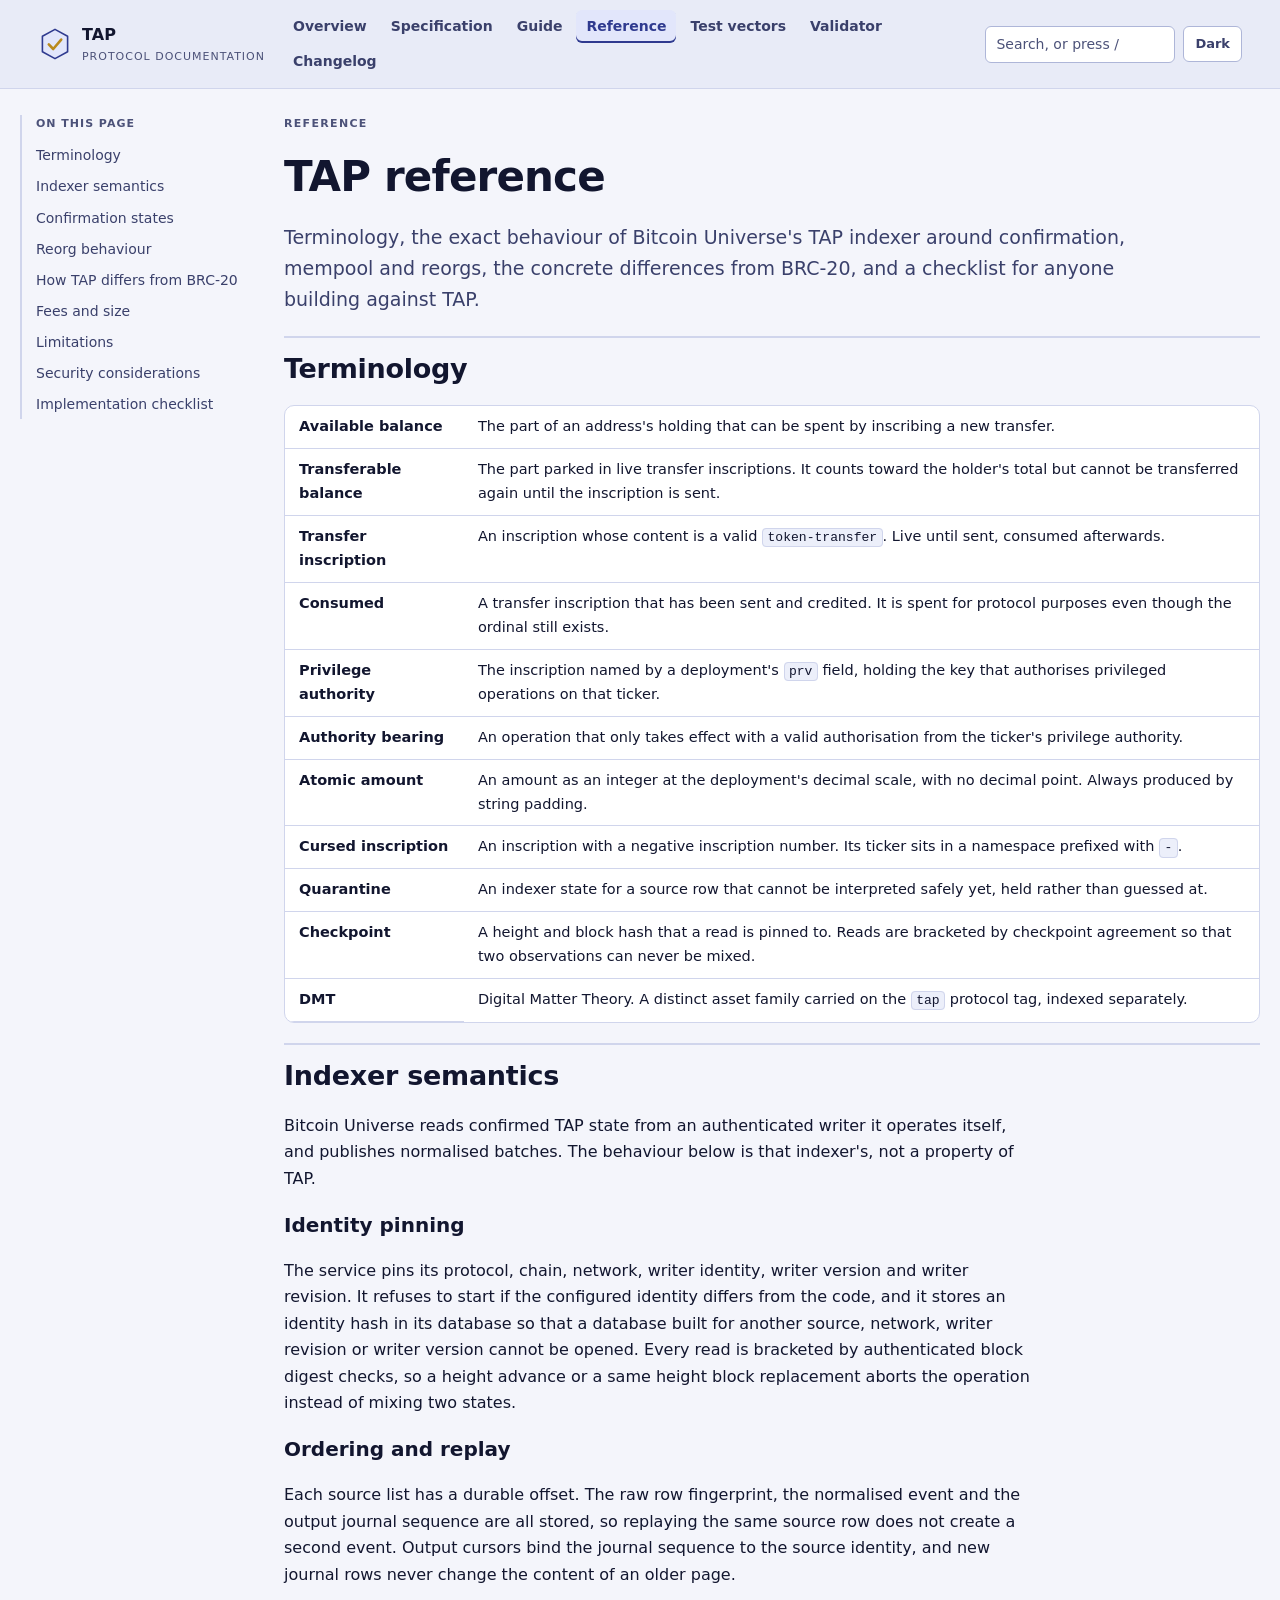
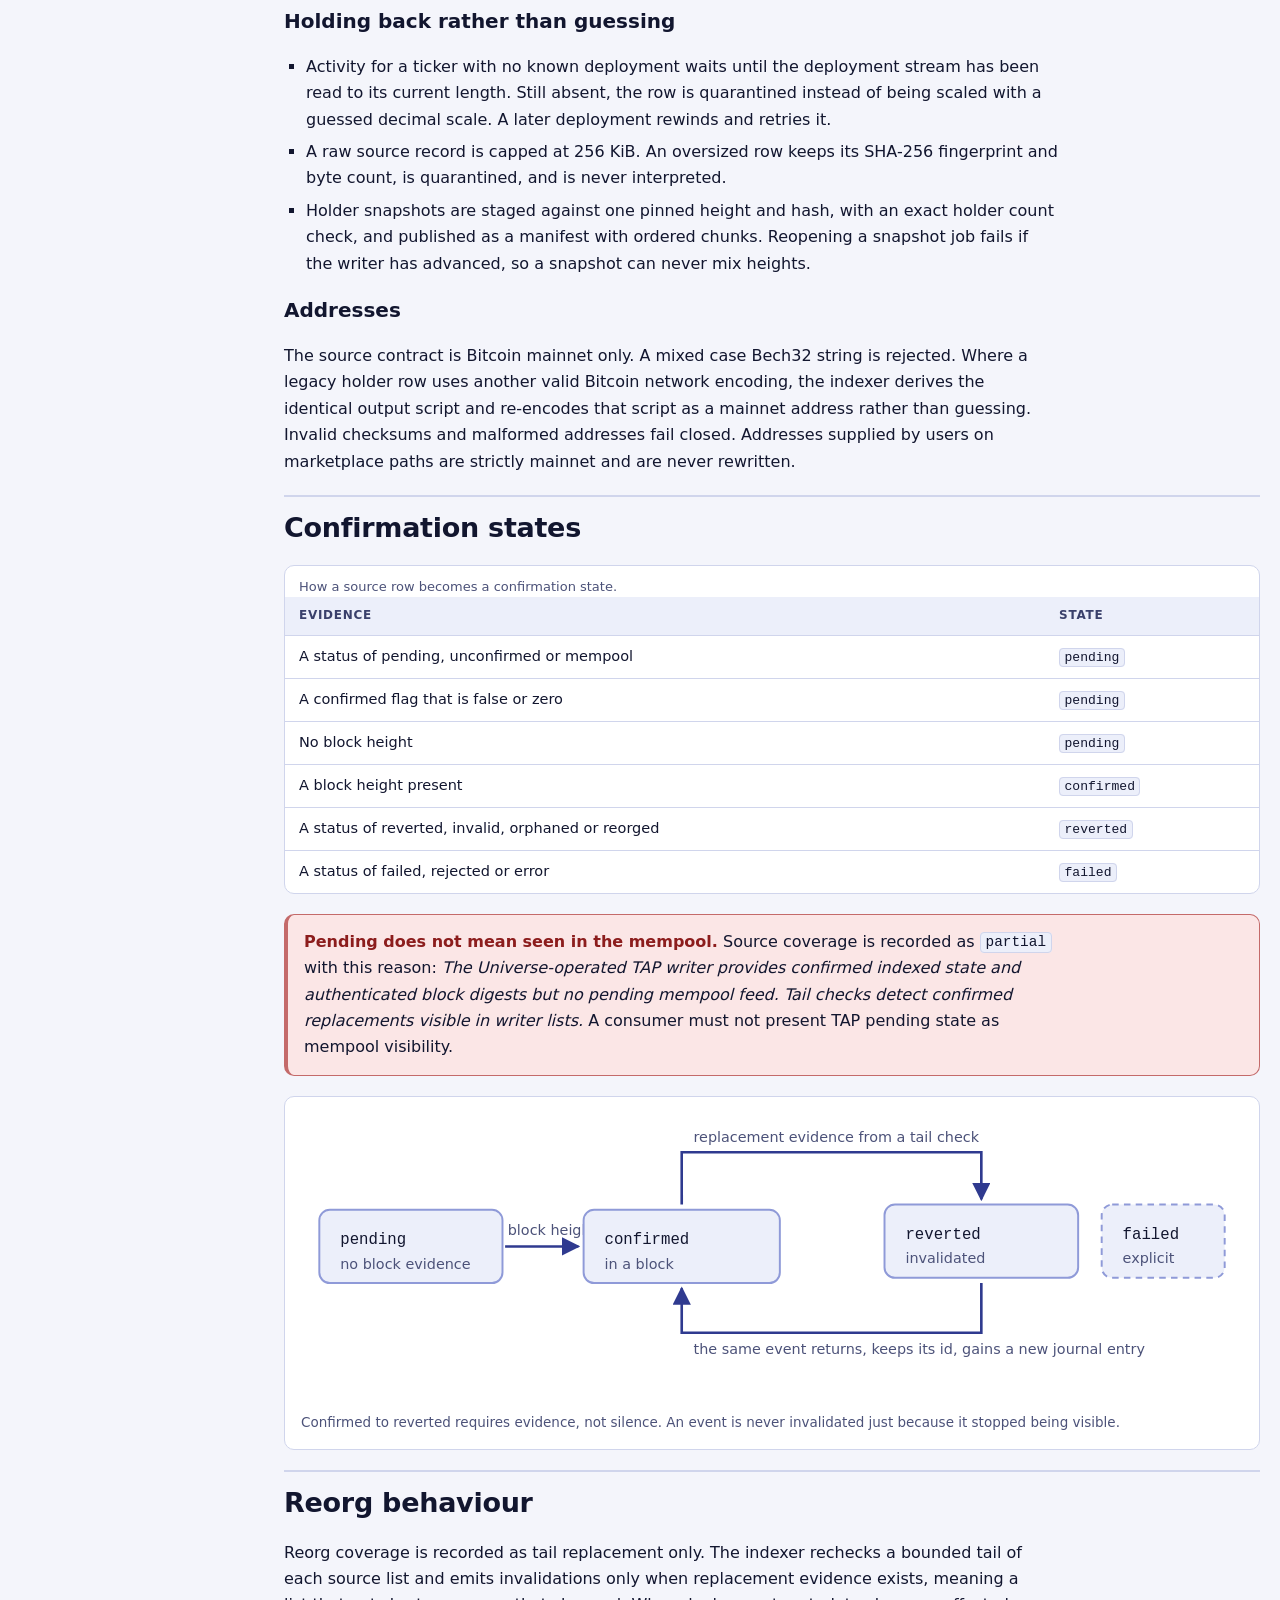
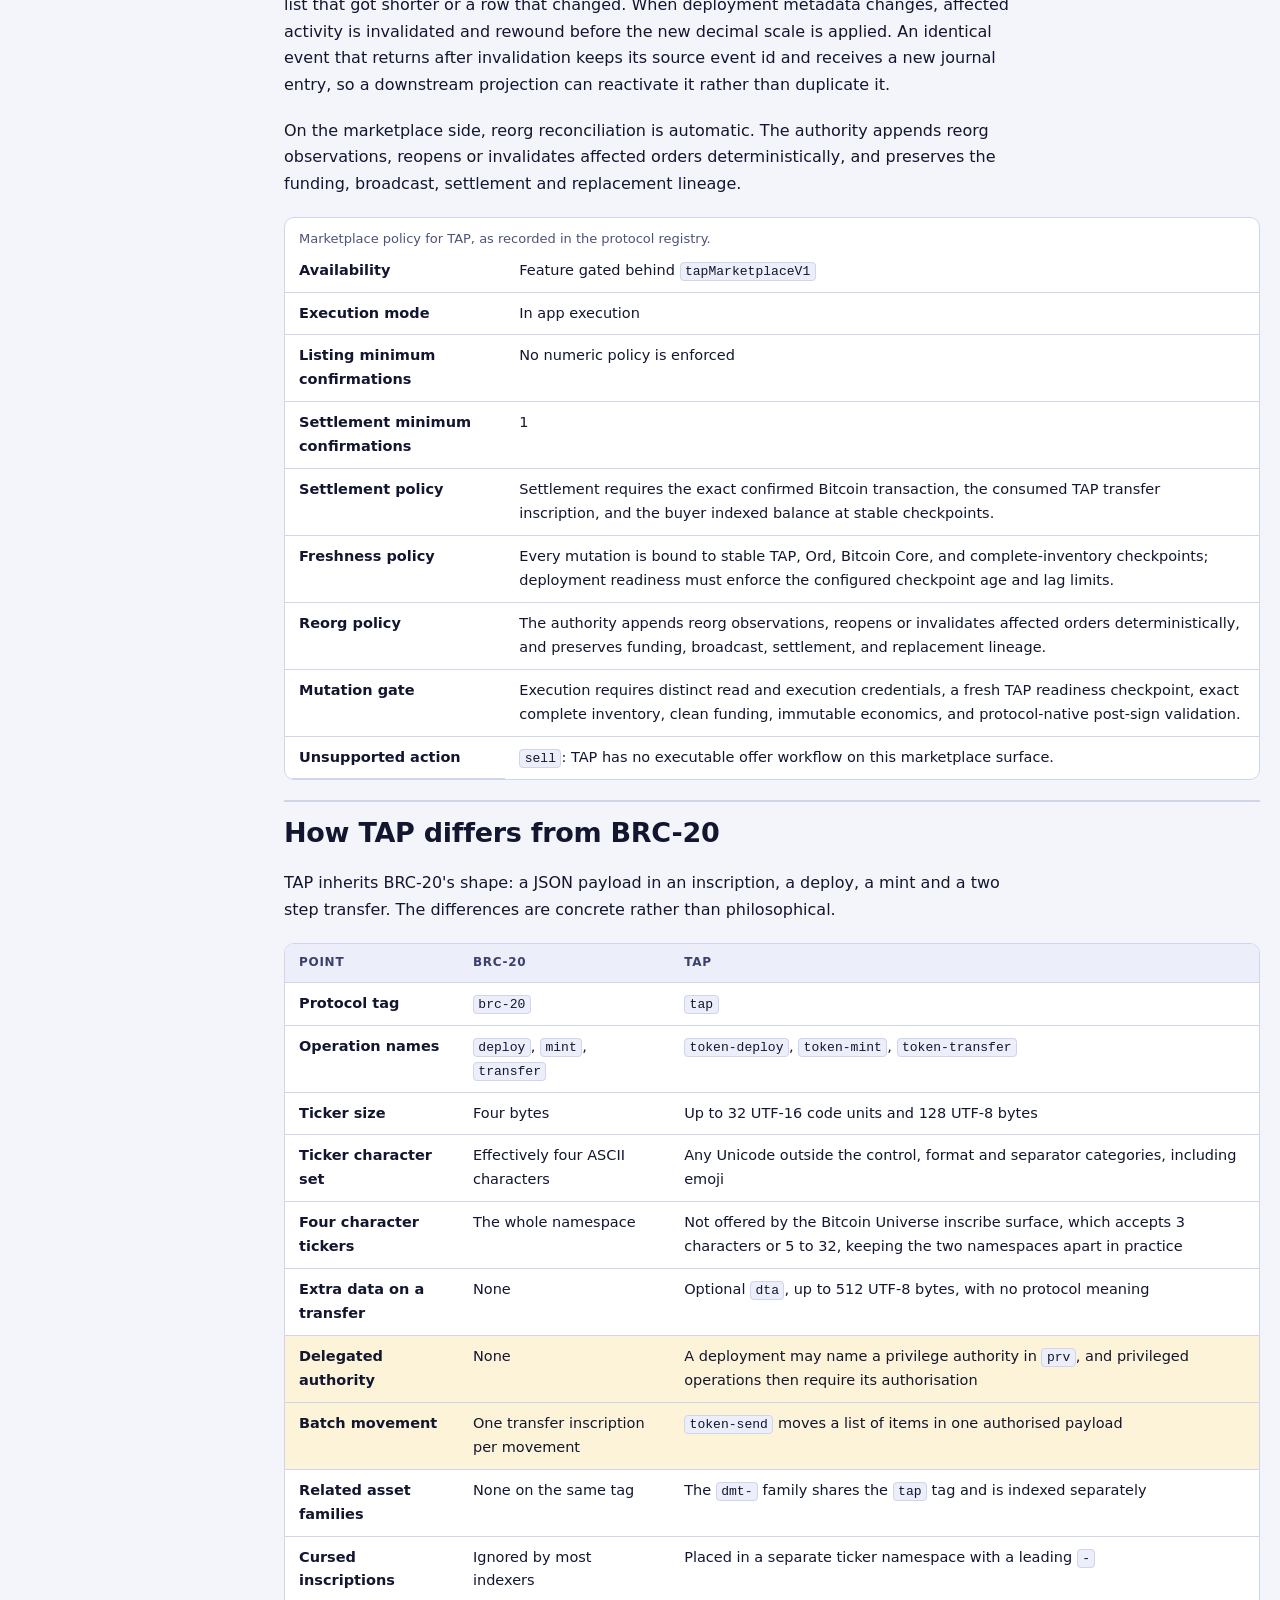
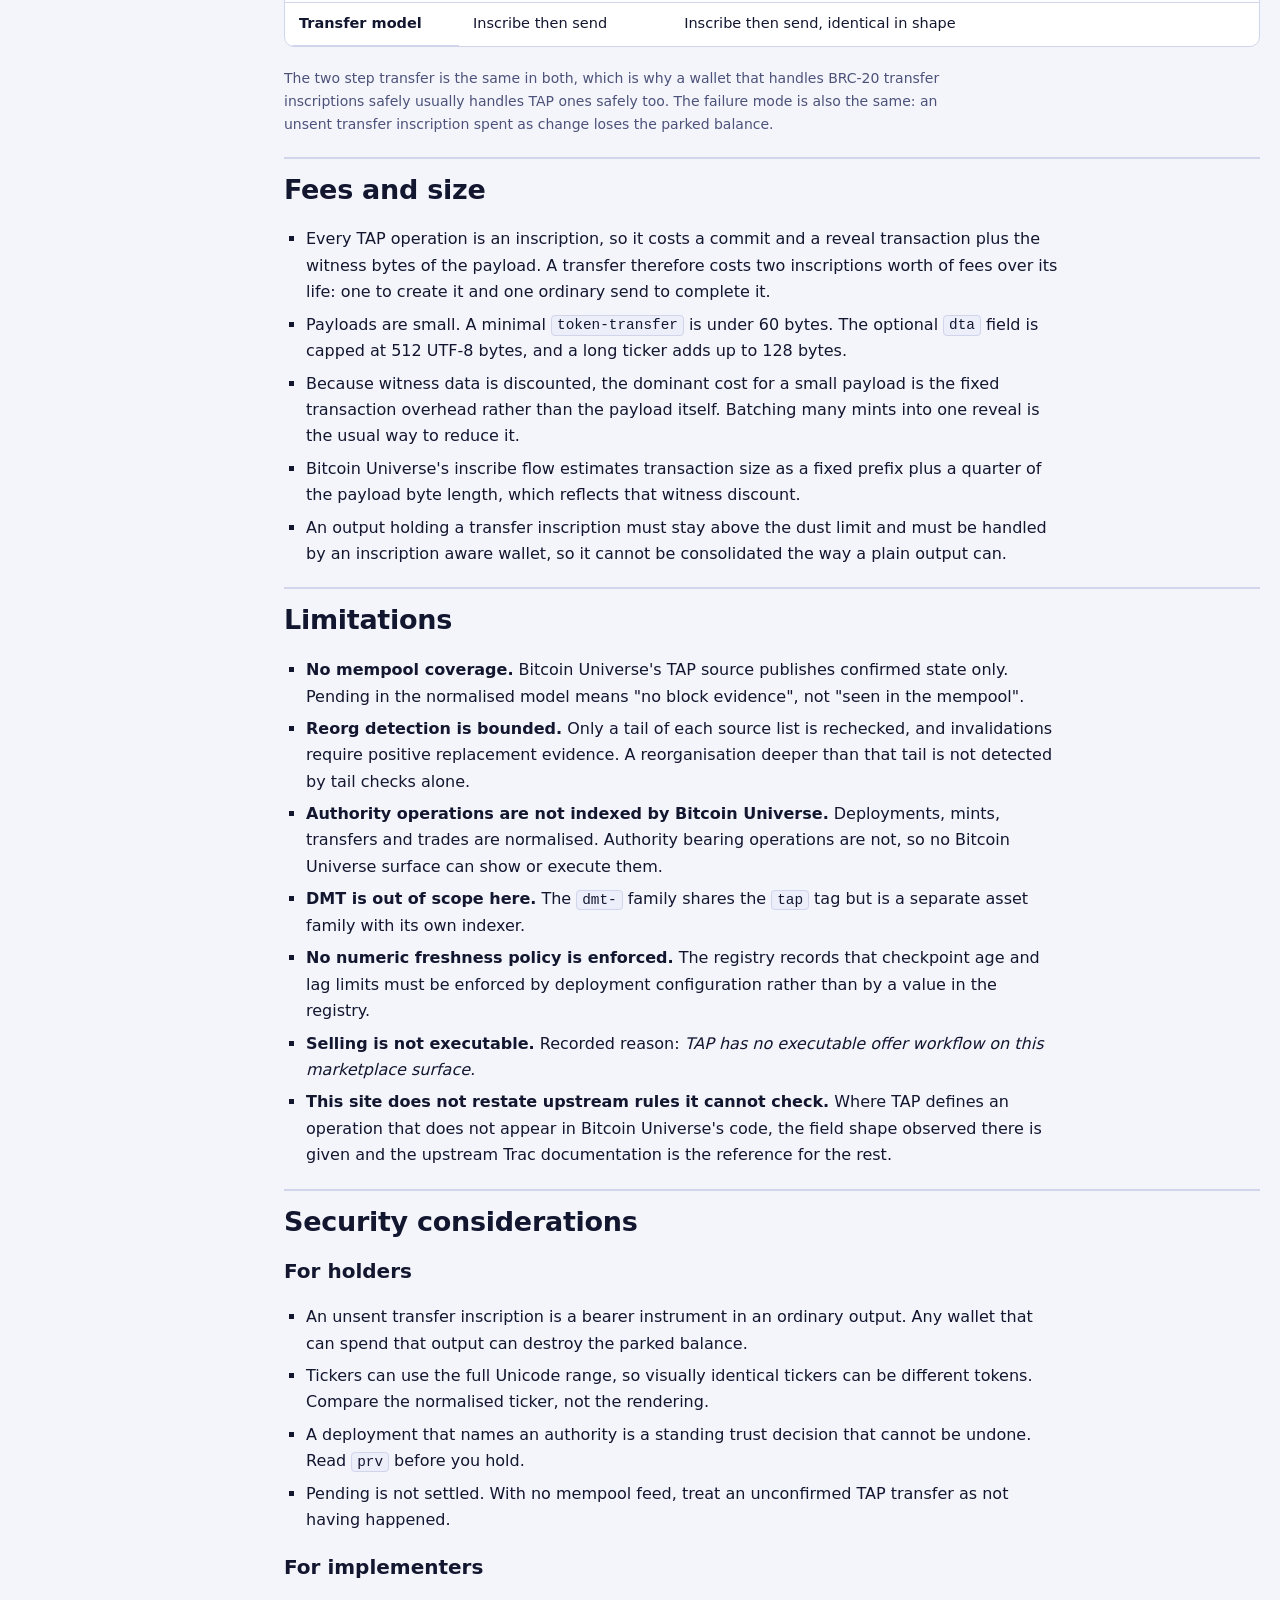
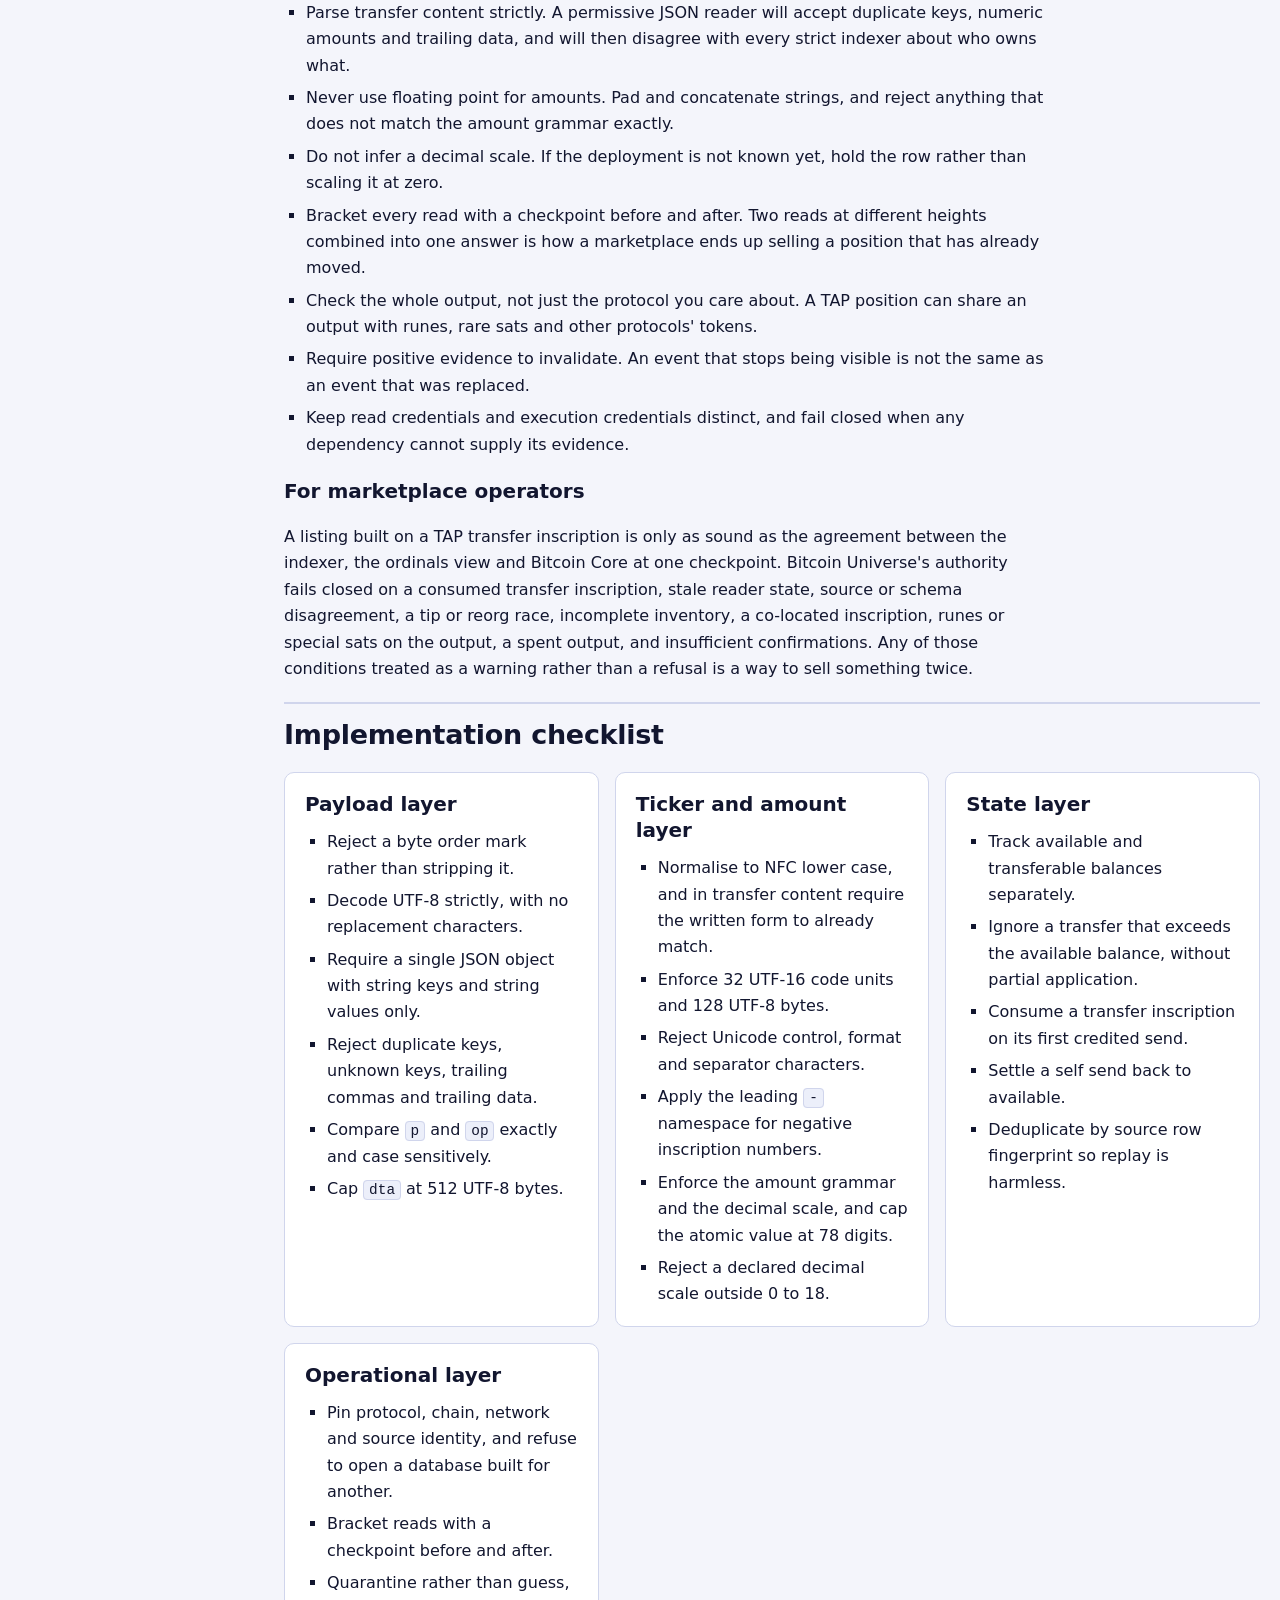
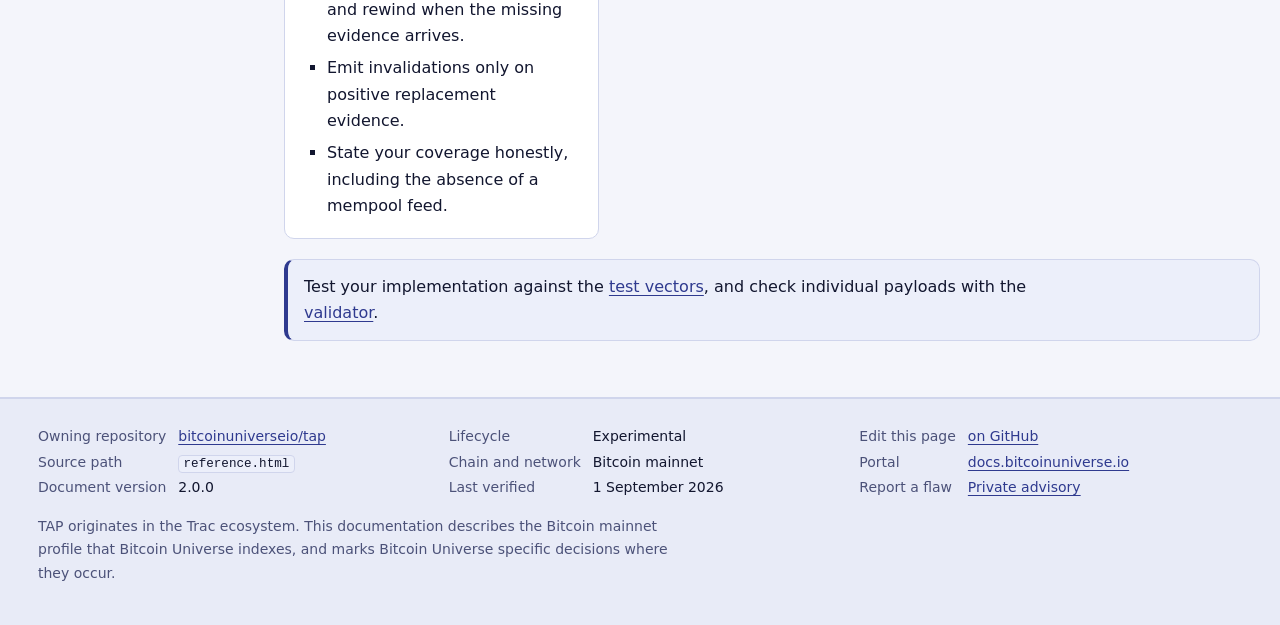
<file: reference.html>
<!doctype html>
<html lang="en">
<head>
<meta charset="utf-8">
<meta name="viewport" content="width=device-width,initial-scale=1">
<title>TAP reference: indexer semantics, differences from BRC-20, checklist</title>
<meta name="description" content="TAP reference for Bitcoin mainnet: terminology, confirmation and mempool and reorg behaviour, how TAP differs from BRC-20 in concrete terms, fee and size considerations, limitations, security considerations and an implementation checklist.">
<link rel="canonical" href="https://bitcoinuniverseio.github.io/tap/reference.html">
<meta name="theme-color" content="#0b0e26" media="(prefers-color-scheme: dark)">
<meta name="theme-color" content="#f4f5fb" media="(prefers-color-scheme: light)">
<meta property="og:type" content="article">
<meta property="og:title" content="TAP reference: indexer semantics, differences from BRC-20, checklist">
<meta property="og:description" content="Confirmation, mempool and reorg behaviour, concrete BRC-20 differences, limitations and an implementation checklist for TAP.">
<meta property="og:url" content="https://bitcoinuniverseio.github.io/tap/reference.html">
<meta property="og:image" content="https://bitcoinuniverseio.github.io/tap/og.svg">
<meta property="og:site_name" content="TAP protocol documentation">
<meta name="twitter:card" content="summary_large_image">
<link rel="icon" href="favicon.svg" type="image/svg+xml">
<link rel="stylesheet" href="styles.css">
</head>
<body>
<a class="skip" href="#main">Skip to content</a>

<header class="masthead">
  <div class="shell masthead-in">
    <a class="seal" href="index.html">
      <svg width="34" height="34" viewBox="0 0 34 34" aria-hidden="true" focusable="false">
        <path d="M17 2.4 29.6 9.2v15.6L17 31.6 4.4 24.8V9.2Z" fill="var(--indigo-soft)" stroke="var(--indigo)" stroke-width="1.6" stroke-linejoin="round"/>
        <path d="M10.8 17.4 15.2 22 23.2 12.6" fill="none" stroke="var(--gold-line)" stroke-width="2.6" stroke-linecap="round" stroke-linejoin="round"/>
      </svg>
      <span>TAP<small>Protocol documentation</small></span>
    </a>
    <nav class="mainnav" aria-label="Documentation sections">
      <ul>
        <li><a href="index.html">Overview</a></li>
        <li><a href="spec.html">Specification</a></li>
        <li><a href="guide.html">Guide</a></li>
        <li><a href="reference.html" aria-current="page">Reference</a></li>
        <li><a href="vectors.html">Test vectors</a></li>
        <li><a href="validator.html">Validator</a></li>
        <li><a href="changelog.html">Changelog</a></li>
      </ul>
    </nav>
    <div class="tools">
      <form class="searchbox" role="search" hidden>
        <label class="vh" for="site-search">Search this documentation</label>
        <input id="site-search" type="search" placeholder="Search, or press /" autocomplete="off" data-base="" hidden>
        <ul class="hitlist" id="site-search-results"></ul>
      </form>
      <button class="themebtn" id="theme-toggle" type="button" hidden aria-pressed="false">Dark</button>
    </div>
  </div>
</header>

<div class="shell frame">
  <nav class="sidenav" aria-label="On this page">
    <p>On this page</p>
    <ul>
      <li><a href="#terms">Terminology</a></li>
      <li><a href="#indexer">Indexer semantics</a></li>
      <li><a href="#confirmation">Confirmation states</a></li>
      <li><a href="#reorg">Reorg behaviour</a></li>
      <li><a href="#brc20">How TAP differs from BRC-20</a></li>
      <li><a href="#fees">Fees and size</a></li>
      <li><a href="#limits">Limitations</a></li>
      <li><a href="#security">Security considerations</a></li>
      <li><a href="#checklist">Implementation checklist</a></li>
    </ul>
  </nav>

  <main class="doc" id="main">
    <p class="kicker">Reference</p>
    <h1>TAP reference</h1>
    <p class="lede">Terminology, the exact behaviour of Bitcoin Universe's TAP indexer around confirmation, mempool and reorgs, the concrete differences from BRC-20, and a checklist for anyone building against TAP.</p>

    <h2 id="terms">Terminology</h2>
    <div class="tablewrap">
      <table>
        <tbody>
          <tr><th scope="row">Available balance</th><td>The part of an address's holding that can be spent by inscribing a new transfer.</td></tr>
          <tr><th scope="row">Transferable balance</th><td>The part parked in live transfer inscriptions. It counts toward the holder's total but cannot be transferred again until the inscription is sent.</td></tr>
          <tr><th scope="row">Transfer inscription</th><td>An inscription whose content is a valid <code>token-transfer</code>. Live until sent, consumed afterwards.</td></tr>
          <tr><th scope="row">Consumed</th><td>A transfer inscription that has been sent and credited. It is spent for protocol purposes even though the ordinal still exists.</td></tr>
          <tr><th scope="row">Privilege authority</th><td>The inscription named by a deployment's <code>prv</code> field, holding the key that authorises privileged operations on that ticker.</td></tr>
          <tr><th scope="row">Authority bearing</th><td>An operation that only takes effect with a valid authorisation from the ticker's privilege authority.</td></tr>
          <tr><th scope="row">Atomic amount</th><td>An amount as an integer at the deployment's decimal scale, with no decimal point. Always produced by string padding.</td></tr>
          <tr><th scope="row">Cursed inscription</th><td>An inscription with a negative inscription number. Its ticker sits in a namespace prefixed with <code>-</code>.</td></tr>
          <tr><th scope="row">Quarantine</th><td>An indexer state for a source row that cannot be interpreted safely yet, held rather than guessed at.</td></tr>
          <tr><th scope="row">Checkpoint</th><td>A height and block hash that a read is pinned to. Reads are bracketed by checkpoint agreement so that two observations can never be mixed.</td></tr>
          <tr><th scope="row">DMT</th><td>Digital Matter Theory. A distinct asset family carried on the <code>tap</code> protocol tag, indexed separately.</td></tr>
        </tbody>
      </table>
    </div>

    <h2 id="indexer">Indexer semantics</h2>
    <p>Bitcoin Universe reads confirmed TAP state from an authenticated writer it operates itself, and publishes normalised batches. The behaviour below is that indexer's, not a property of TAP.</p>

    <h3>Identity pinning</h3>
    <p>The service pins its protocol, chain, network, writer identity, writer version and writer revision. It refuses to start if the configured identity differs from the code, and it stores an identity hash in its database so that a database built for another source, network, writer revision or writer version cannot be opened. Every read is bracketed by authenticated block digest checks, so a height advance or a same height block replacement aborts the operation instead of mixing two states.</p>

    <h3>Ordering and replay</h3>
    <p>Each source list has a durable offset. The raw row fingerprint, the normalised event and the output journal sequence are all stored, so replaying the same source row does not create a second event. Output cursors bind the journal sequence to the source identity, and new journal rows never change the content of an older page.</p>

    <h3>Holding back rather than guessing</h3>
    <ul>
      <li>Activity for a ticker with no known deployment waits until the deployment stream has been read to its current length. Still absent, the row is quarantined instead of being scaled with a guessed decimal scale. A later deployment rewinds and retries it.</li>
      <li>A raw source record is capped at 256 KiB. An oversized row keeps its SHA-256 fingerprint and byte count, is quarantined, and is never interpreted.</li>
      <li>Holder snapshots are staged against one pinned height and hash, with an exact holder count check, and published as a manifest with ordered chunks. Reopening a snapshot job fails if the writer has advanced, so a snapshot can never mix heights.</li>
    </ul>

    <h3>Addresses</h3>
    <p>The source contract is Bitcoin mainnet only. A mixed case Bech32 string is rejected. Where a legacy holder row uses another valid Bitcoin network encoding, the indexer derives the identical output script and re-encodes that script as a mainnet address rather than guessing. Invalid checksums and malformed addresses fail closed. Addresses supplied by users on marketplace paths are strictly mainnet and are never rewritten.</p>

    <h2 id="confirmation">Confirmation states</h2>
    <div class="tablewrap">
      <table>
        <caption>How a source row becomes a confirmation state.</caption>
        <thead><tr><th scope="col">Evidence</th><th scope="col">State</th></tr></thead>
        <tbody>
          <tr><td>A status of pending, unconfirmed or mempool</td><td><code>pending</code></td></tr>
          <tr><td>A confirmed flag that is false or zero</td><td><code>pending</code></td></tr>
          <tr><td>No block height</td><td><code>pending</code></td></tr>
          <tr><td>A block height present</td><td><code>confirmed</code></td></tr>
          <tr><td>A status of reverted, invalid, orphaned or reorged</td><td><code>reverted</code></td></tr>
          <tr><td>A status of failed, rejected or error</td><td><code>failed</code></td></tr>
        </tbody>
      </table>
    </div>
    <div class="warn">
      <p><strong>Pending does not mean seen in the mempool.</strong> Source coverage is recorded as <code>partial</code> with this reason: <em>The Universe-operated TAP writer provides confirmed indexed state and authenticated block digests but no pending mempool feed. Tail checks detect confirmed replacements visible in writer lists.</em> A consumer must not present TAP pending state as mempool visibility.</p>
    </div>

    <figure class="fig">
      <svg viewBox="0 0 720 220" role="img" aria-labelledby="fig4t fig4d">
        <title id="fig4t">Confirmation state transitions for an indexed TAP event</title>
        <desc id="fig4d">An observed row without block evidence is pending. With a block height it becomes confirmed. Replacement evidence from a tail check moves a confirmed event to reverted, and an explicit failure status marks it failed. A reverted event that reappears keeps its source event id and is reactivated with a new journal entry.</desc>
        <defs>
          <marker id="d1" viewBox="0 0 10 10" refX="9" refY="5" markerWidth="7" markerHeight="7" orient="auto-start-reverse">
            <path d="M0 0 10 5 0 10Z" class="d-arrow"/>
          </marker>
        </defs>
        <rect x="14" y="74" width="140" height="56" rx="8" class="d-plain" stroke-width="1.5"/>
        <text x="30" y="100" class="d-code">pending</text>
        <text x="30" y="119" class="d-text-sm">no block evidence</text>

        <line x1="156" y1="102" x2="212" y2="102" class="d-flow" stroke-width="2" marker-end="url(#d1)"/>
        <text x="158" y="93" class="d-text-sm">block height</text>

        <rect x="216" y="74" width="150" height="56" rx="8" class="d-plain" stroke-width="1.5"/>
        <text x="232" y="100" class="d-code">confirmed</text>
        <text x="232" y="119" class="d-text-sm">in a block</text>

        <path d="M291 70 291 30 520 30 520 66" class="d-flow" stroke-width="2" fill="none" marker-end="url(#d1)"/>
        <text x="300" y="22" class="d-text-sm">replacement evidence from a tail check</text>

        <rect x="446" y="70" width="148" height="56" rx="8" class="d-plain" stroke-width="1.5"/>
        <text x="462" y="96" class="d-code">reverted</text>
        <text x="462" y="115" class="d-text-sm">invalidated</text>

        <path d="M520 130 520 168 291 168 291 134" class="d-flow" stroke-width="2" fill="none" marker-end="url(#d1)"/>
        <text x="300" y="184" class="d-text-sm">the same event returns, keeps its id, gains a new journal entry</text>

        <rect x="612" y="70" width="94" height="56" rx="8" class="d-plain" stroke-width="1.5" stroke-dasharray="5 4"/>
        <text x="628" y="96" class="d-code">failed</text>
        <text x="628" y="115" class="d-text-sm">explicit</text>
      </svg>
      <figcaption>Confirmed to reverted requires evidence, not silence. An event is never invalidated just because it stopped being visible.</figcaption>
    </figure>

    <h2 id="reorg">Reorg behaviour</h2>
    <p>Reorg coverage is recorded as tail replacement only. The indexer rechecks a bounded tail of each source list and emits invalidations only when replacement evidence exists, meaning a list that got shorter or a row that changed. When deployment metadata changes, affected activity is invalidated and rewound before the new decimal scale is applied. An identical event that returns after invalidation keeps its source event id and receives a new journal entry, so a downstream projection can reactivate it rather than duplicate it.</p>
    <p>On the marketplace side, reorg reconciliation is automatic. The authority appends reorg observations, reopens or invalidates affected orders deterministically, and preserves the funding, broadcast, settlement and replacement lineage.</p>
    <div class="tablewrap">
      <table>
        <caption>Marketplace policy for TAP, as recorded in the protocol registry.</caption>
        <tbody>
          <tr><th scope="row">Availability</th><td>Feature gated behind <code>tapMarketplaceV1</code></td></tr>
          <tr><th scope="row">Execution mode</th><td>In app execution</td></tr>
          <tr><th scope="row">Listing minimum confirmations</th><td>No numeric policy is enforced</td></tr>
          <tr><th scope="row">Settlement minimum confirmations</th><td>1</td></tr>
          <tr><th scope="row">Settlement policy</th><td>Settlement requires the exact confirmed Bitcoin transaction, the consumed TAP transfer inscription, and the buyer indexed balance at stable checkpoints.</td></tr>
          <tr><th scope="row">Freshness policy</th><td>Every mutation is bound to stable TAP, Ord, Bitcoin Core, and complete-inventory checkpoints; deployment readiness must enforce the configured checkpoint age and lag limits.</td></tr>
          <tr><th scope="row">Reorg policy</th><td>The authority appends reorg observations, reopens or invalidates affected orders deterministically, and preserves funding, broadcast, settlement, and replacement lineage.</td></tr>
          <tr><th scope="row">Mutation gate</th><td>Execution requires distinct read and execution credentials, a fresh TAP readiness checkpoint, exact complete inventory, clean funding, immutable economics, and protocol-native post-sign validation.</td></tr>
          <tr><th scope="row">Unsupported action</th><td><code>sell</code>: TAP has no executable offer workflow on this marketplace surface.</td></tr>
        </tbody>
      </table>
    </div>

    <h2 id="brc20">How TAP differs from BRC-20</h2>
    <p>TAP inherits BRC-20's shape: a JSON payload in an inscription, a deploy, a mint and a two step transfer. The differences are concrete rather than philosophical.</p>
    <div class="tablewrap">
      <table>
        <thead><tr><th scope="col">Point</th><th scope="col">BRC-20</th><th scope="col">TAP</th></tr></thead>
        <tbody>
          <tr><th scope="row">Protocol tag</th><td><code>brc-20</code></td><td><code>tap</code></td></tr>
          <tr><th scope="row">Operation names</th><td><code>deploy</code>, <code>mint</code>, <code>transfer</code></td><td><code>token-deploy</code>, <code>token-mint</code>, <code>token-transfer</code></td></tr>
          <tr><th scope="row">Ticker size</th><td>Four bytes</td><td>Up to 32 UTF-16 code units and 128 UTF-8 bytes</td></tr>
          <tr><th scope="row">Ticker character set</th><td>Effectively four ASCII characters</td><td>Any Unicode outside the control, format and separator categories, including emoji</td></tr>
          <tr><th scope="row">Four character tickers</th><td>The whole namespace</td><td>Not offered by the Bitcoin Universe inscribe surface, which accepts 3 characters or 5 to 32, keeping the two namespaces apart in practice</td></tr>
          <tr><th scope="row">Extra data on a transfer</th><td>None</td><td>Optional <code>dta</code>, up to 512 UTF-8 bytes, with no protocol meaning</td></tr>
          <tr class="is-auth"><th scope="row">Delegated authority</th><td>None</td><td>A deployment may name a privilege authority in <code>prv</code>, and privileged operations then require its authorisation</td></tr>
          <tr class="is-auth"><th scope="row">Batch movement</th><td>One transfer inscription per movement</td><td><code>token-send</code> moves a list of items in one authorised payload</td></tr>
          <tr><th scope="row">Related asset families</th><td>None on the same tag</td><td>The <code>dmt-</code> family shares the <code>tap</code> tag and is indexed separately</td></tr>
          <tr><th scope="row">Cursed inscriptions</th><td>Ignored by most indexers</td><td>Placed in a separate ticker namespace with a leading <code>-</code></td></tr>
          <tr><th scope="row">Transfer model</th><td>Inscribe then send</td><td>Inscribe then send, identical in shape</td></tr>
        </tbody>
      </table>
    </div>
    <p class="small">The two step transfer is the same in both, which is why a wallet that handles BRC-20 transfer inscriptions safely usually handles TAP ones safely too. The failure mode is also the same: an unsent transfer inscription spent as change loses the parked balance.</p>

    <h2 id="fees">Fees and size</h2>
    <ul>
      <li>Every TAP operation is an inscription, so it costs a commit and a reveal transaction plus the witness bytes of the payload. A transfer therefore costs two inscriptions worth of fees over its life: one to create it and one ordinary send to complete it.</li>
      <li>Payloads are small. A minimal <code>token-transfer</code> is under 60 bytes. The optional <code>dta</code> field is capped at 512 UTF-8 bytes, and a long ticker adds up to 128 bytes.</li>
      <li>Because witness data is discounted, the dominant cost for a small payload is the fixed transaction overhead rather than the payload itself. Batching many mints into one reveal is the usual way to reduce it.</li>
      <li>Bitcoin Universe's inscribe flow estimates transaction size as a fixed prefix plus a quarter of the payload byte length, which reflects that witness discount.</li>
      <li>An output holding a transfer inscription must stay above the dust limit and must be handled by an inscription aware wallet, so it cannot be consolidated the way a plain output can.</li>
    </ul>

    <h2 id="limits">Limitations</h2>
    <ul>
      <li><strong>No mempool coverage.</strong> Bitcoin Universe's TAP source publishes confirmed state only. Pending in the normalised model means "no block evidence", not "seen in the mempool".</li>
      <li><strong>Reorg detection is bounded.</strong> Only a tail of each source list is rechecked, and invalidations require positive replacement evidence. A reorganisation deeper than that tail is not detected by tail checks alone.</li>
      <li><strong>Authority operations are not indexed by Bitcoin Universe.</strong> Deployments, mints, transfers and trades are normalised. Authority bearing operations are not, so no Bitcoin Universe surface can show or execute them.</li>
      <li><strong>DMT is out of scope here.</strong> The <code>dmt-</code> family shares the <code>tap</code> tag but is a separate asset family with its own indexer.</li>
      <li><strong>No numeric freshness policy is enforced.</strong> The registry records that checkpoint age and lag limits must be enforced by deployment configuration rather than by a value in the registry.</li>
      <li><strong>Selling is not executable.</strong> Recorded reason: <em>TAP has no executable offer workflow on this marketplace surface.</em></li>
      <li><strong>This site does not restate upstream rules it cannot check.</strong> Where TAP defines an operation that does not appear in Bitcoin Universe's code, the field shape observed there is given and the upstream Trac documentation is the reference for the rest.</li>
    </ul>

    <h2 id="security">Security considerations</h2>

    <h3>For holders</h3>
    <ul>
      <li>An unsent transfer inscription is a bearer instrument in an ordinary output. Any wallet that can spend that output can destroy the parked balance.</li>
      <li>Tickers can use the full Unicode range, so visually identical tickers can be different tokens. Compare the normalised ticker, not the rendering.</li>
      <li>A deployment that names an authority is a standing trust decision that cannot be undone. Read <code>prv</code> before you hold.</li>
      <li>Pending is not settled. With no mempool feed, treat an unconfirmed TAP transfer as not having happened.</li>
    </ul>

    <h3>For implementers</h3>
    <ul>
      <li>Parse transfer content strictly. A permissive JSON reader will accept duplicate keys, numeric amounts and trailing data, and will then disagree with every strict indexer about who owns what.</li>
      <li>Never use floating point for amounts. Pad and concatenate strings, and reject anything that does not match the amount grammar exactly.</li>
      <li>Do not infer a decimal scale. If the deployment is not known yet, hold the row rather than scaling it at zero.</li>
      <li>Bracket every read with a checkpoint before and after. Two reads at different heights combined into one answer is how a marketplace ends up selling a position that has already moved.</li>
      <li>Check the whole output, not just the protocol you care about. A TAP position can share an output with runes, rare sats and other protocols' tokens.</li>
      <li>Require positive evidence to invalidate. An event that stops being visible is not the same as an event that was replaced.</li>
      <li>Keep read credentials and execution credentials distinct, and fail closed when any dependency cannot supply its evidence.</li>
    </ul>

    <h3>For marketplace operators</h3>
    <p>A listing built on a TAP transfer inscription is only as sound as the agreement between the indexer, the ordinals view and Bitcoin Core at one checkpoint. Bitcoin Universe's authority fails closed on a consumed transfer inscription, stale reader state, source or schema disagreement, a tip or reorg race, incomplete inventory, a co-located inscription, runes or special sats on the output, a spent output, and insufficient confirmations. Any of those conditions treated as a warning rather than a refusal is a way to sell something twice.</p>

    <h2 id="checklist">Implementation checklist</h2>
    <div class="cols">
      <div class="panel">
        <h3>Payload layer</h3>
        <ul>
          <li>Reject a byte order mark rather than stripping it.</li>
          <li>Decode UTF-8 strictly, with no replacement characters.</li>
          <li>Require a single JSON object with string keys and string values only.</li>
          <li>Reject duplicate keys, unknown keys, trailing commas and trailing data.</li>
          <li>Compare <code>p</code> and <code>op</code> exactly and case sensitively.</li>
          <li>Cap <code>dta</code> at 512 UTF-8 bytes.</li>
        </ul>
      </div>
      <div class="panel">
        <h3>Ticker and amount layer</h3>
        <ul>
          <li>Normalise to NFC lower case, and in transfer content require the written form to already match.</li>
          <li>Enforce 32 UTF-16 code units and 128 UTF-8 bytes.</li>
          <li>Reject Unicode control, format and separator characters.</li>
          <li>Apply the leading <code>-</code> namespace for negative inscription numbers.</li>
          <li>Enforce the amount grammar and the decimal scale, and cap the atomic value at 78 digits.</li>
          <li>Reject a declared decimal scale outside 0 to 18.</li>
        </ul>
      </div>
      <div class="panel">
        <h3>State layer</h3>
        <ul>
          <li>Track available and transferable balances separately.</li>
          <li>Ignore a transfer that exceeds the available balance, without partial application.</li>
          <li>Consume a transfer inscription on its first credited send.</li>
          <li>Settle a self send back to available.</li>
          <li>Deduplicate by source row fingerprint so replay is harmless.</li>
        </ul>
      </div>
      <div class="panel">
        <h3>Operational layer</h3>
        <ul>
          <li>Pin protocol, chain, network and source identity, and refuse to open a database built for another.</li>
          <li>Bracket reads with a checkpoint before and after.</li>
          <li>Quarantine rather than guess, and rewind when the missing evidence arrives.</li>
          <li>Emit invalidations only on positive replacement evidence.</li>
          <li>State your coverage honestly, including the absence of a mempool feed.</li>
        </ul>
      </div>
    </div>

    <div class="note">
      <p>Test your implementation against the <a href="vectors.html">test vectors</a>, and check individual payloads with the <a href="validator.html">validator</a>.</p>
    </div>
  </main>
</div>

<footer class="pagefoot">
  <div class="shell">
    <div class="footgrid">
      <dl>
        <dt>Owning repository</dt><dd><a href="https://github.com/bitcoinuniverseio/tap">bitcoinuniverseio/tap</a></dd>
        <dt>Source path</dt><dd><code>reference.html</code></dd>
        <dt>Document version</dt><dd>2.0.0</dd>
      </dl>
      <dl>
        <dt>Lifecycle</dt><dd>Experimental</dd>
        <dt>Chain and network</dt><dd>Bitcoin mainnet</dd>
        <dt>Last verified</dt><dd><time datetime="2026-09-01">1 September 2026</time></dd>
      </dl>
      <dl>
        <dt>Edit this page</dt><dd><a href="https://github.com/bitcoinuniverseio/tap/edit/main/reference.html">on GitHub</a></dd>
        <dt>Portal</dt><dd><a href="https://docs.bitcoinuniverse.io/">docs.bitcoinuniverse.io</a></dd>
        <dt>Report a flaw</dt><dd><a href="https://github.com/bitcoinuniverseio/tap/security/advisories/new">Private advisory</a></dd>
      </dl>
    </div>
    <p class="footnote">TAP originates in the Trac ecosystem. This documentation describes the Bitcoin mainnet profile that Bitcoin Universe indexes, and marks Bitcoin Universe specific decisions where they occur.</p>
  </div>
</footer>

<script src="site.js" defer></script>
</body>
</html>
</file>
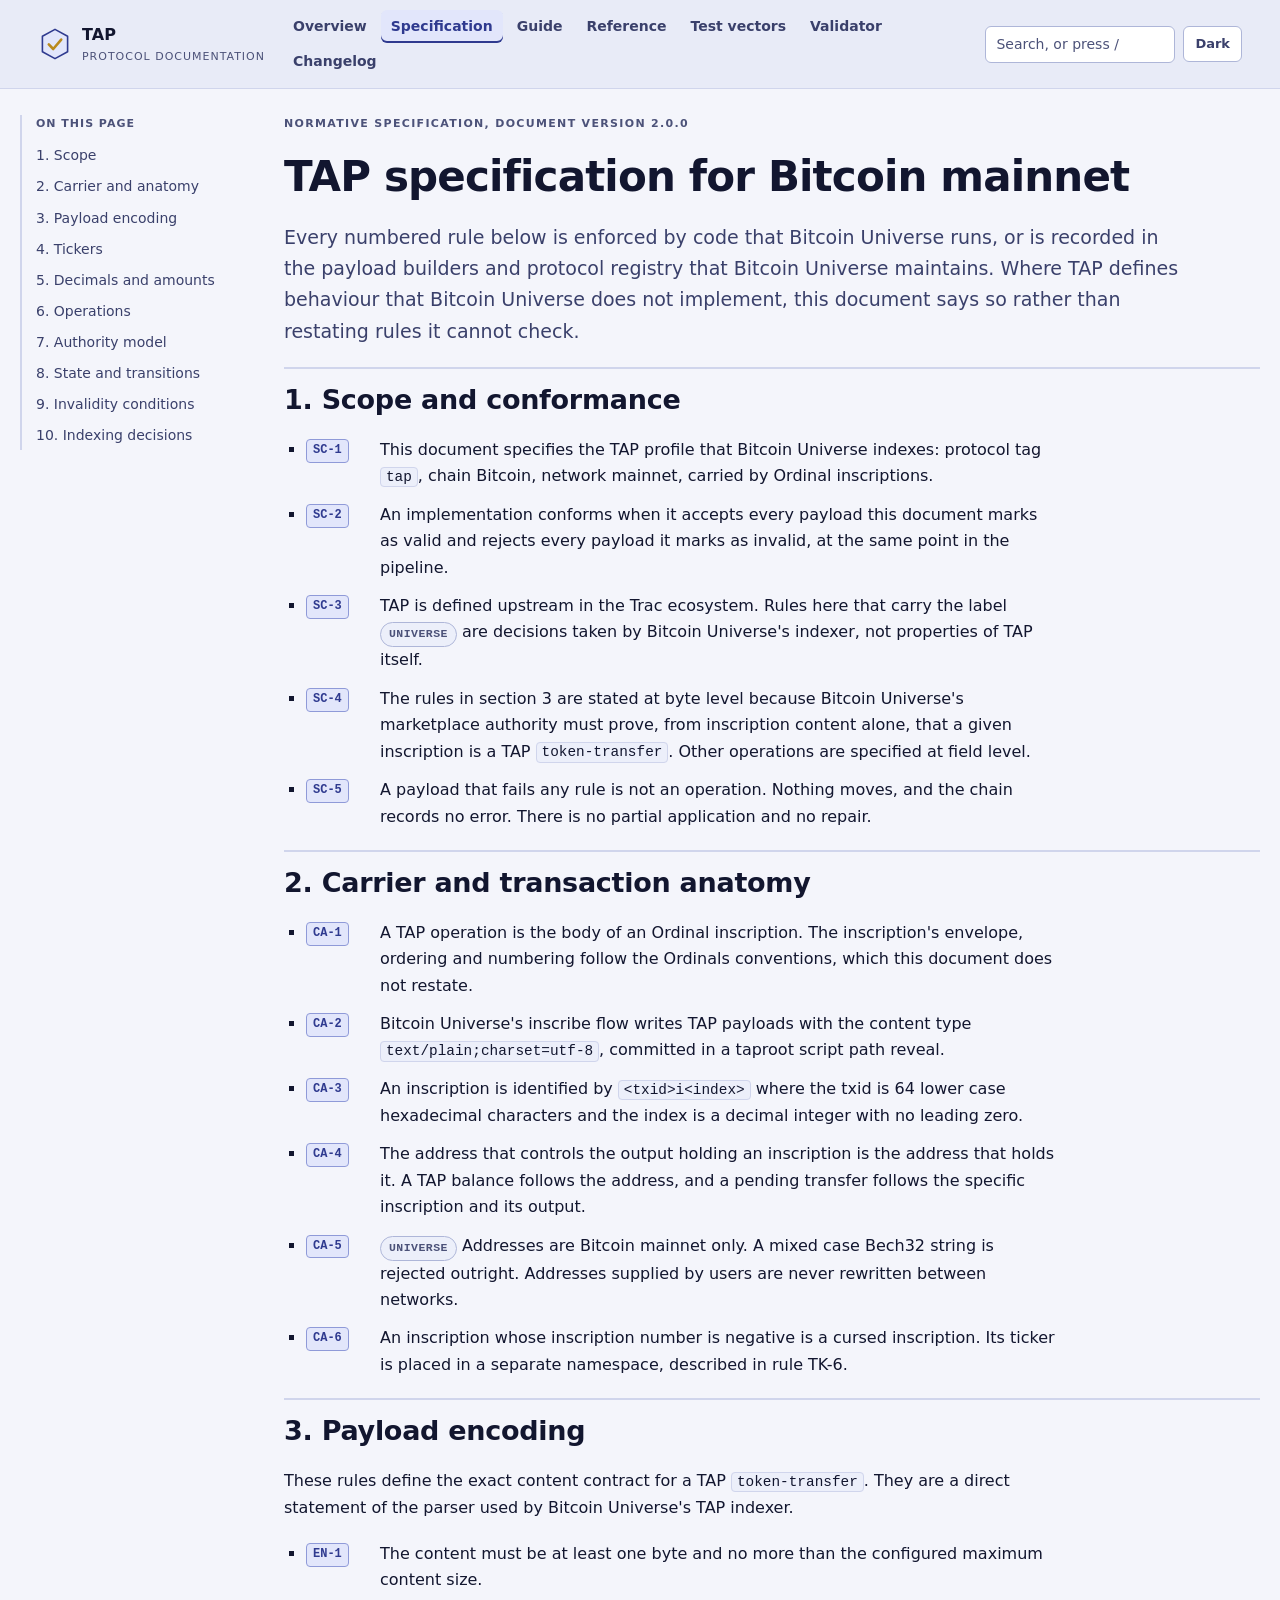
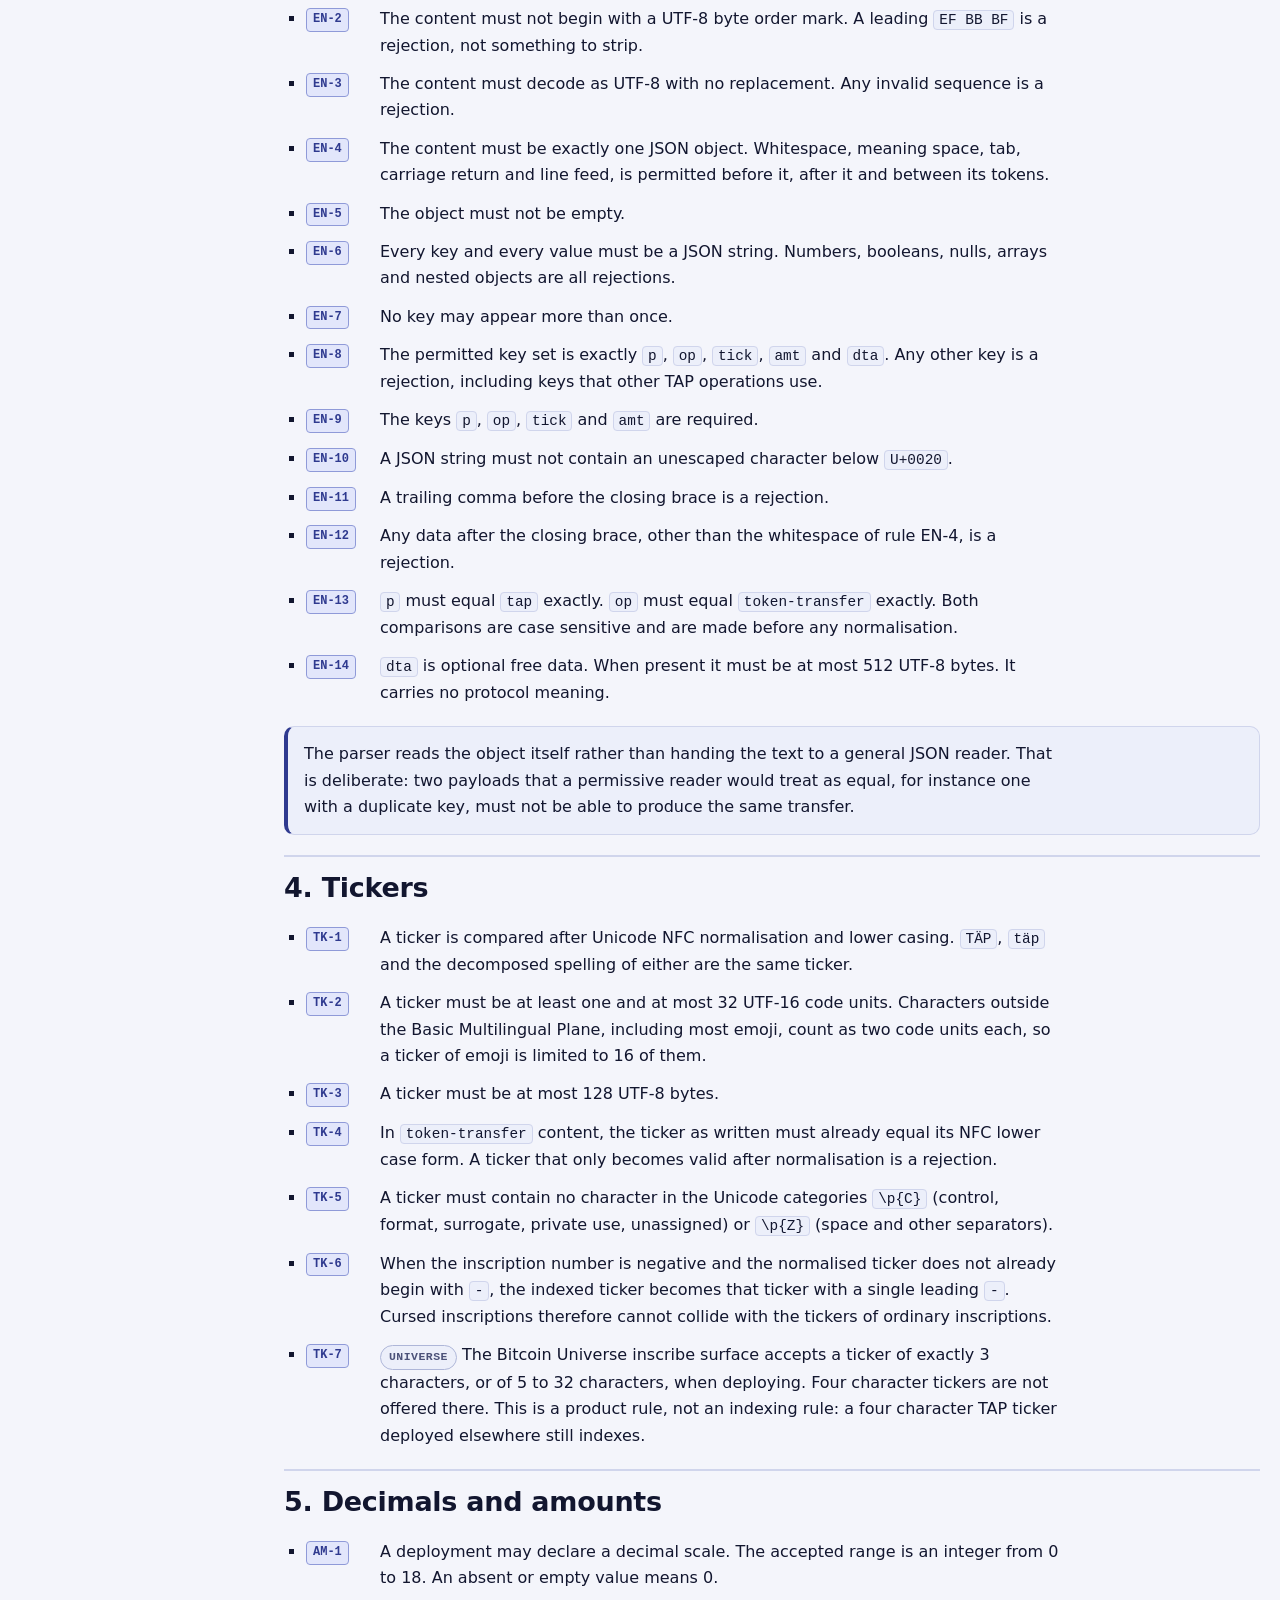
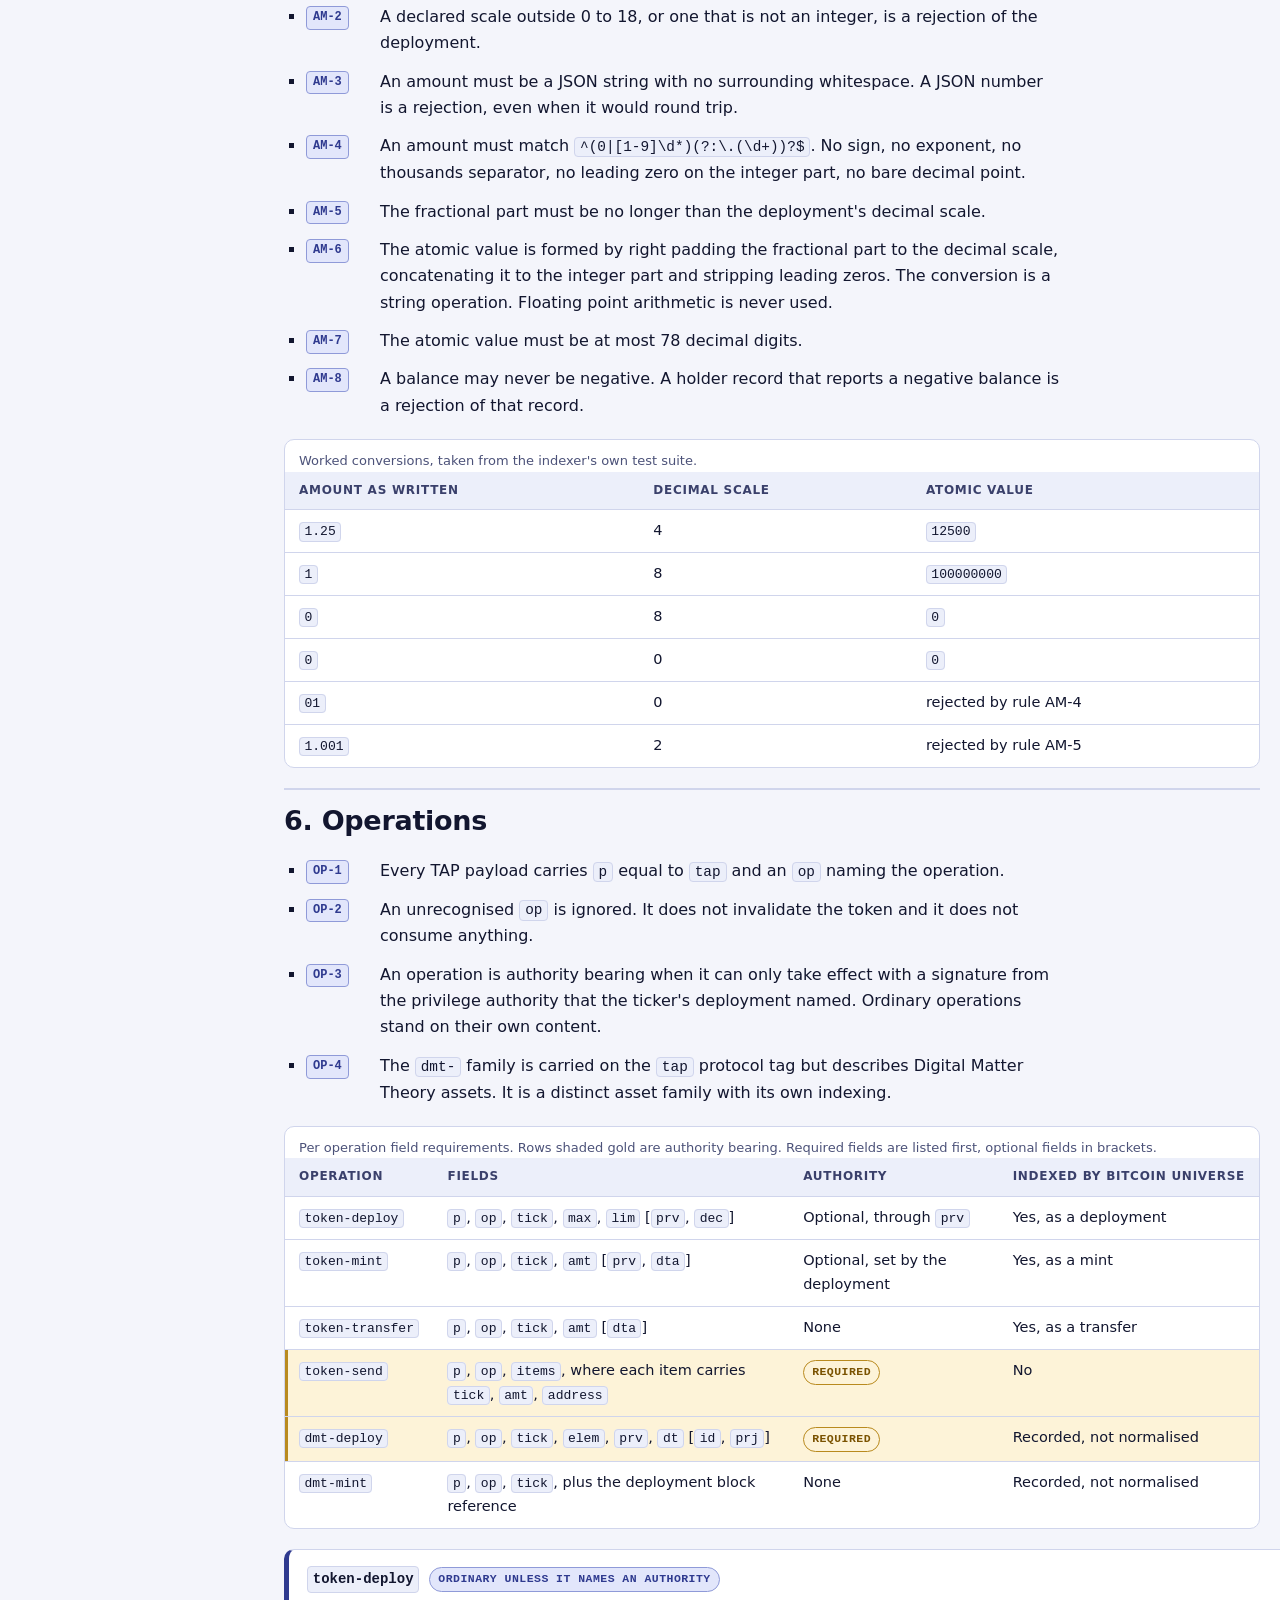
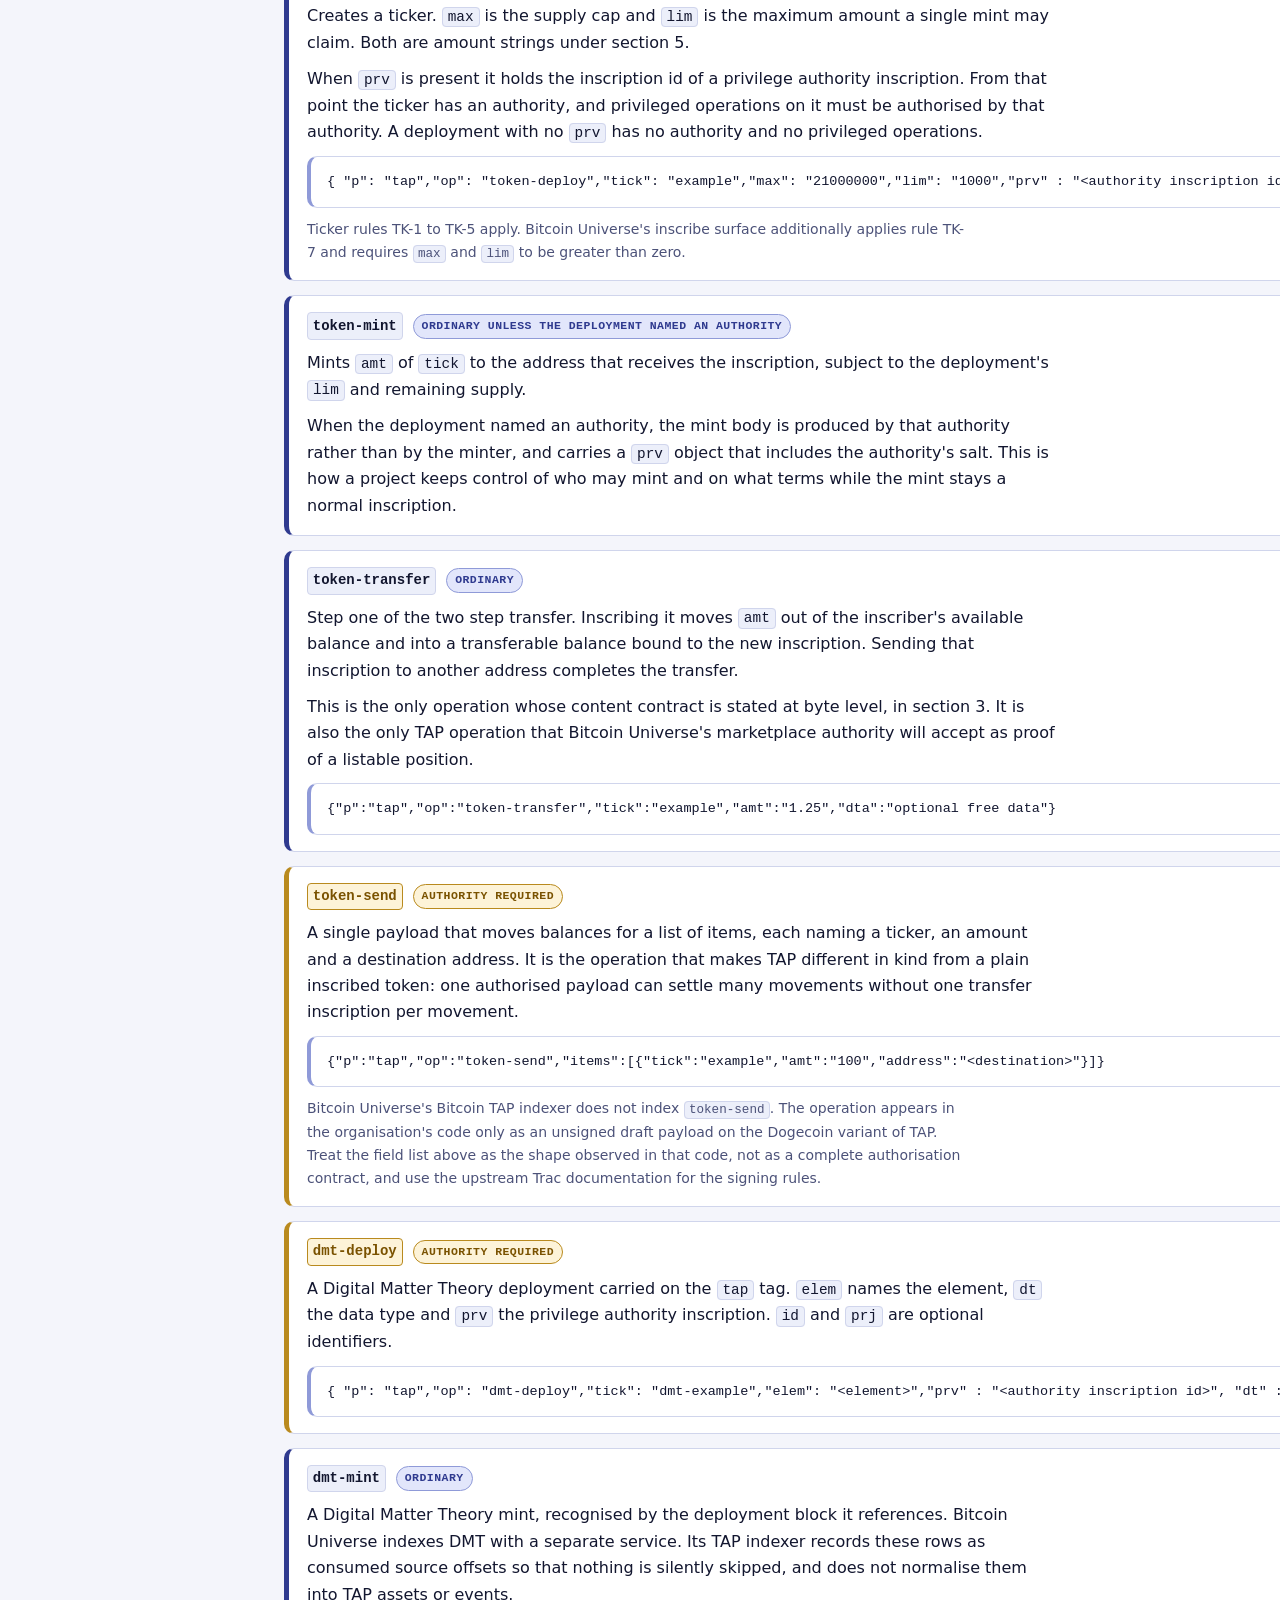
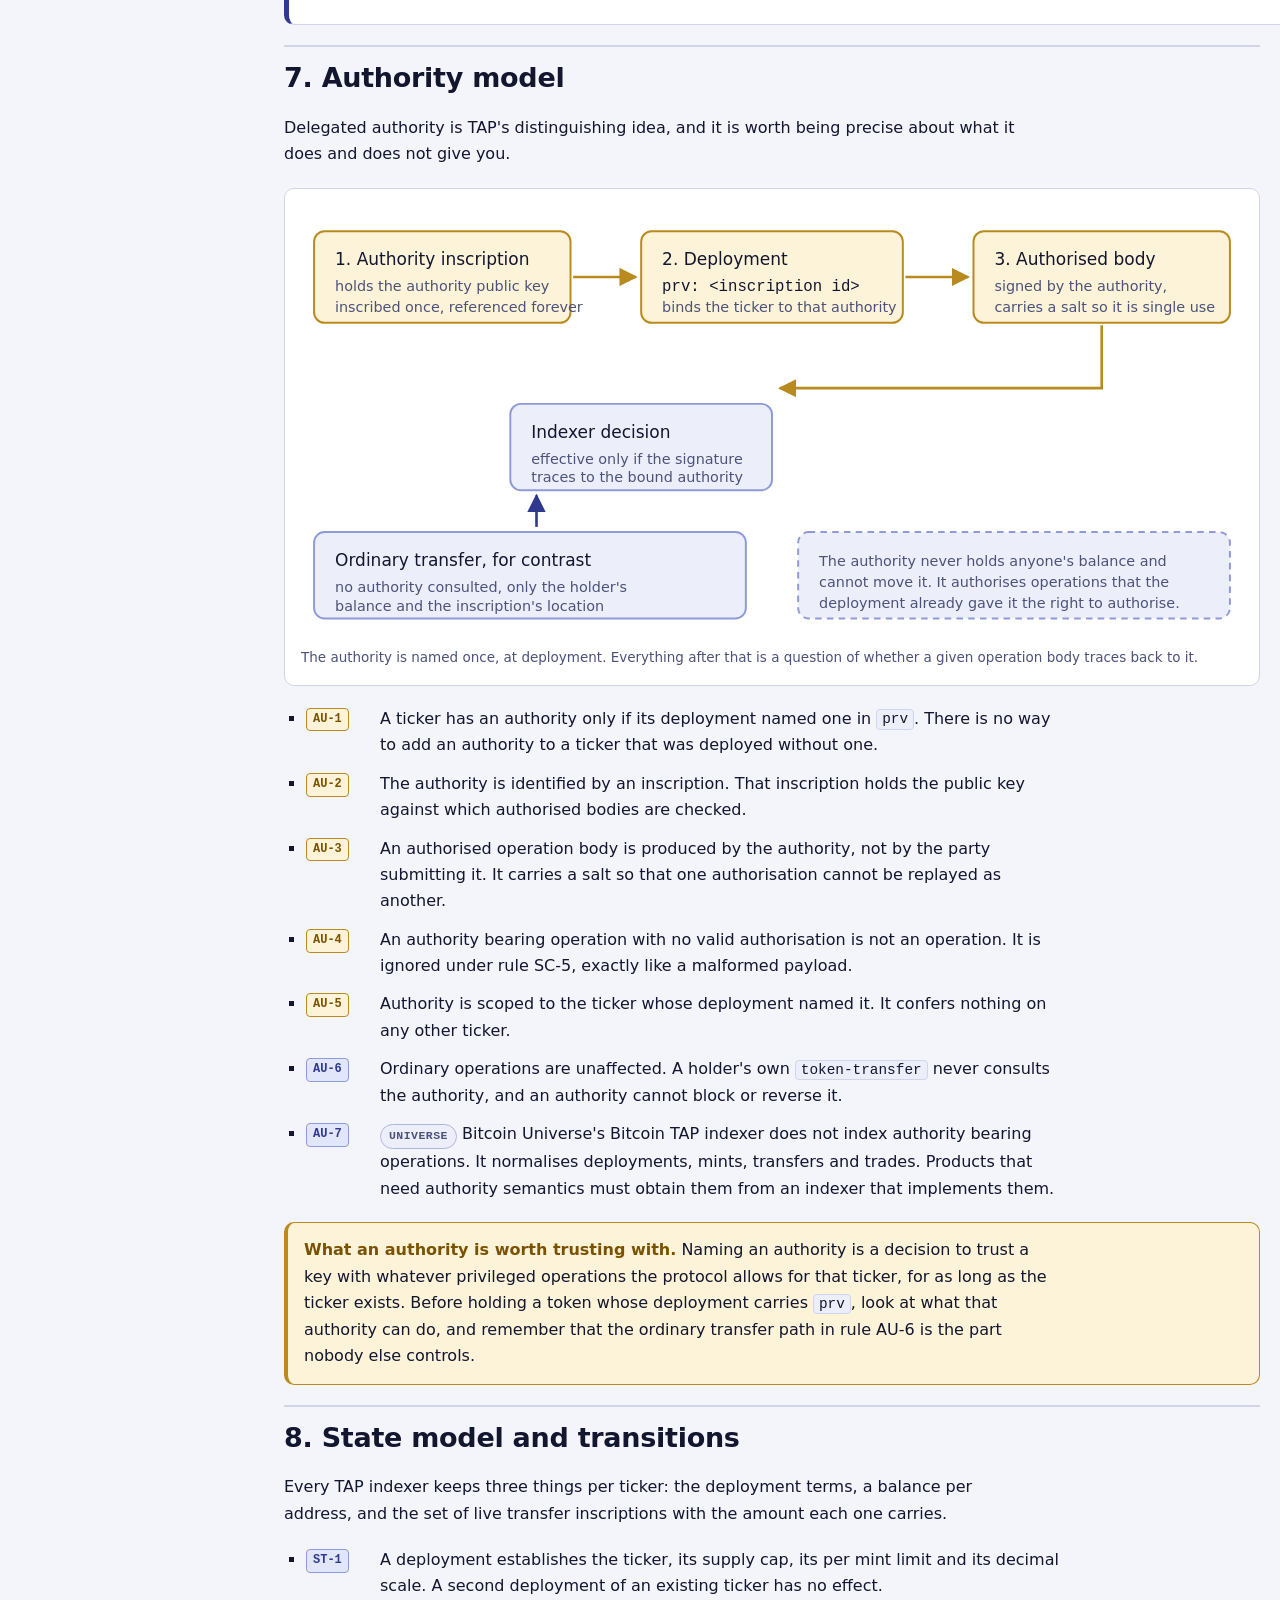
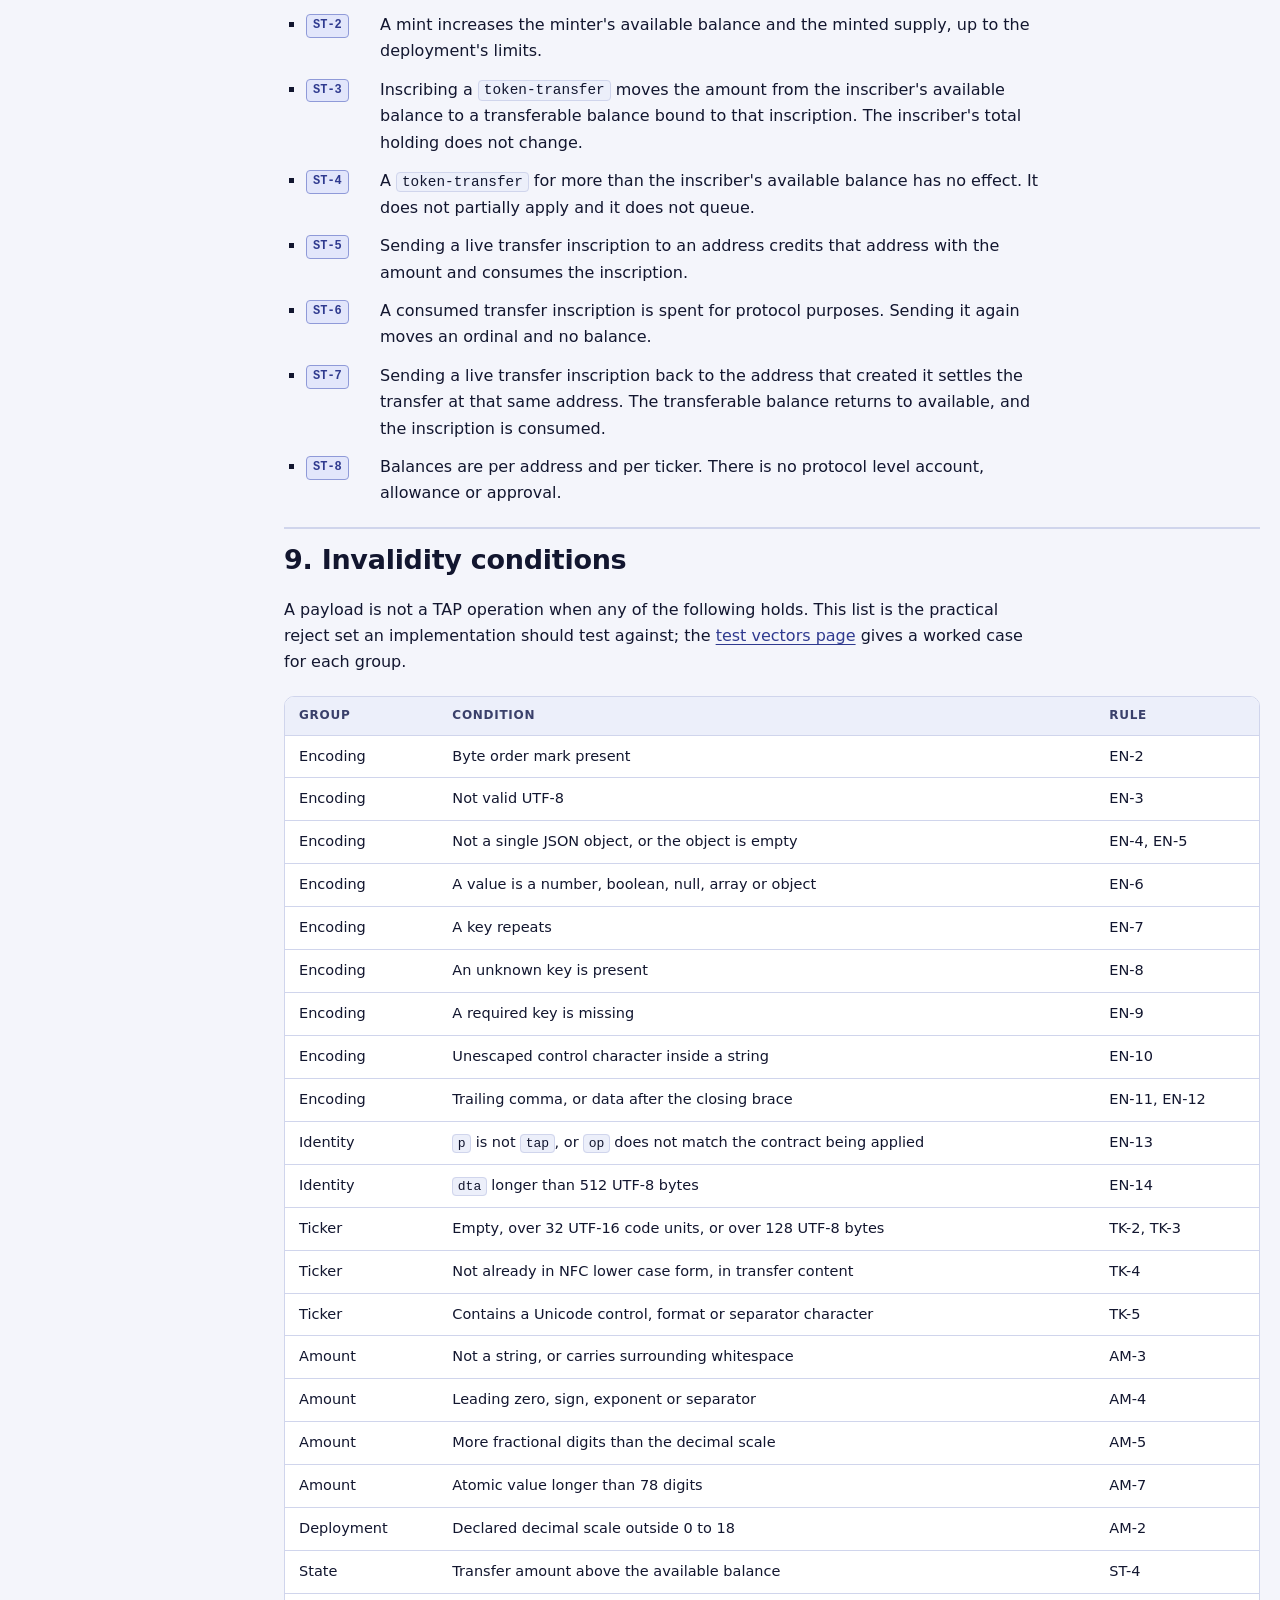
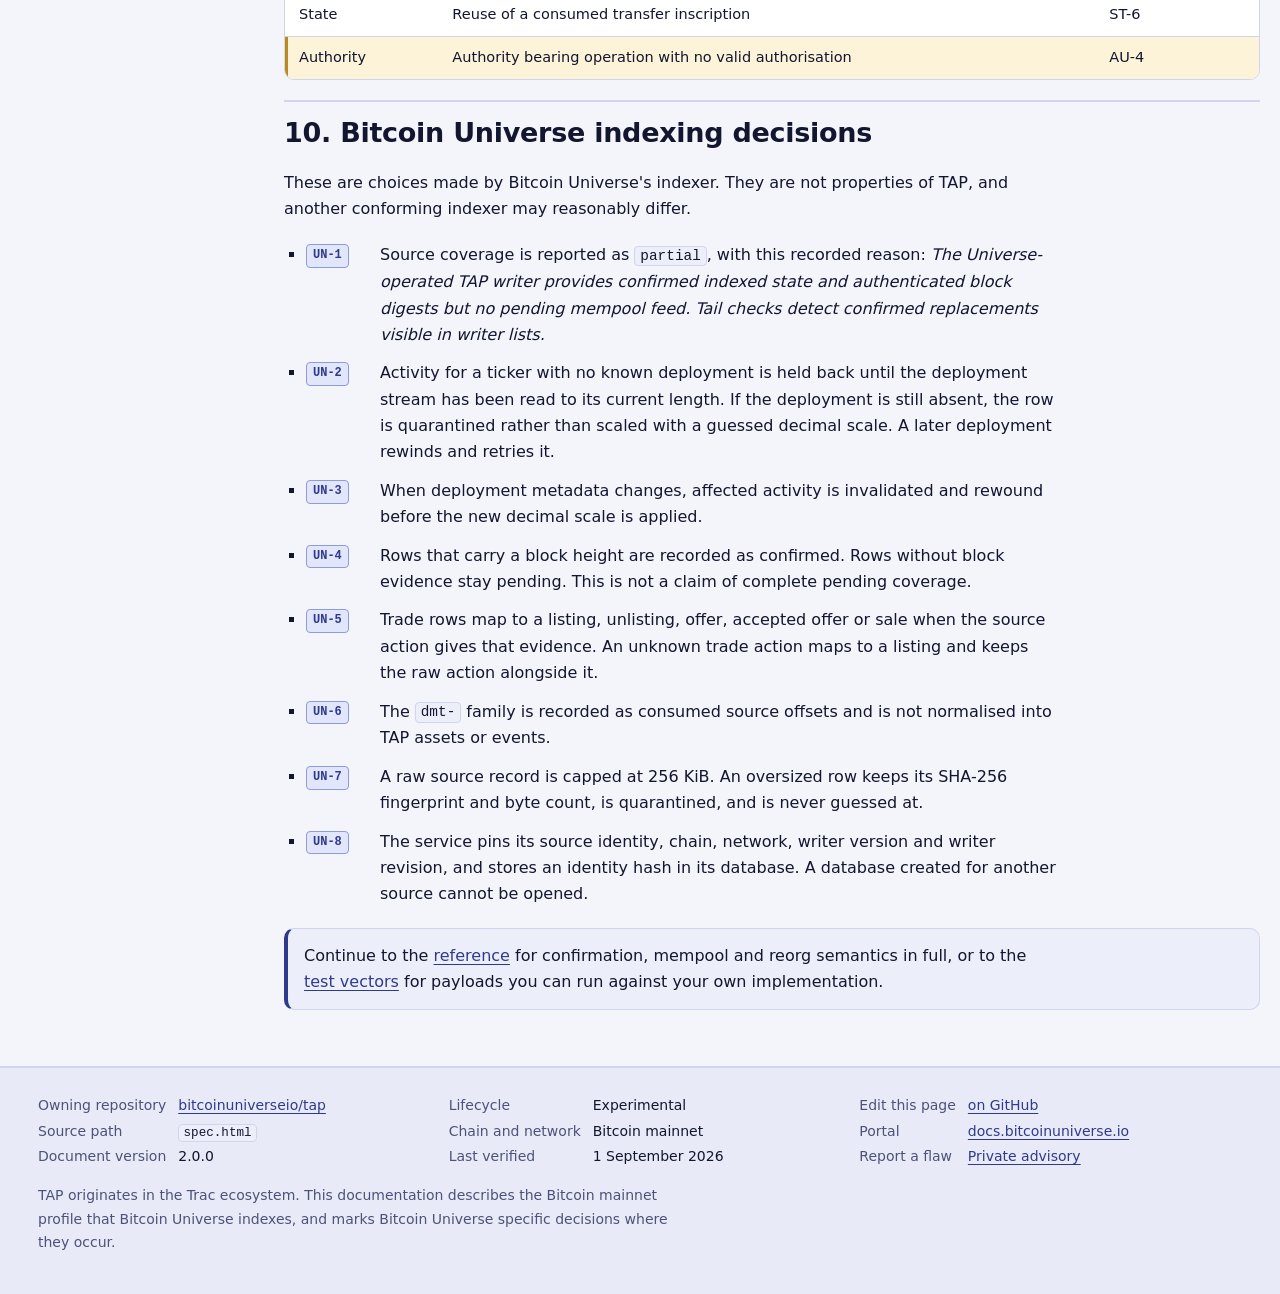
<file: spec.html>
<!doctype html>
<html lang="en">
<head>
<meta charset="utf-8">
<meta name="viewport" content="width=device-width,initial-scale=1">
<title>TAP specification: payload contract, tickers, amounts, authority</title>
<meta name="description" content="Numbered normative rules for TAP on Bitcoin mainnet: inscription carrier and encoding, ticker rules, decimals and amounts, the operation table with per operation fields, the authority model, state transitions and every invalidity condition.">
<link rel="canonical" href="https://bitcoinuniverseio.github.io/tap/spec.html">
<meta name="theme-color" content="#0b0e26" media="(prefers-color-scheme: dark)">
<meta name="theme-color" content="#f4f5fb" media="(prefers-color-scheme: light)">
<meta property="og:type" content="article">
<meta property="og:title" content="TAP specification: payload contract, tickers, amounts, authority">
<meta property="og:description" content="Numbered normative rules for TAP on Bitcoin mainnet, grounded in Bitcoin Universe's indexer code.">
<meta property="og:url" content="https://bitcoinuniverseio.github.io/tap/spec.html">
<meta property="og:image" content="https://bitcoinuniverseio.github.io/tap/og.svg">
<meta property="og:site_name" content="TAP protocol documentation">
<meta name="twitter:card" content="summary_large_image">
<link rel="icon" href="favicon.svg" type="image/svg+xml">
<link rel="stylesheet" href="styles.css">
</head>
<body>
<a class="skip" href="#main">Skip to content</a>

<header class="masthead">
  <div class="shell masthead-in">
    <a class="seal" href="index.html">
      <svg width="34" height="34" viewBox="0 0 34 34" aria-hidden="true" focusable="false">
        <path d="M17 2.4 29.6 9.2v15.6L17 31.6 4.4 24.8V9.2Z" fill="var(--indigo-soft)" stroke="var(--indigo)" stroke-width="1.6" stroke-linejoin="round"/>
        <path d="M10.8 17.4 15.2 22 23.2 12.6" fill="none" stroke="var(--gold-line)" stroke-width="2.6" stroke-linecap="round" stroke-linejoin="round"/>
      </svg>
      <span>TAP<small>Protocol documentation</small></span>
    </a>
    <nav class="mainnav" aria-label="Documentation sections">
      <ul>
        <li><a href="index.html">Overview</a></li>
        <li><a href="spec.html" aria-current="page">Specification</a></li>
        <li><a href="guide.html">Guide</a></li>
        <li><a href="reference.html">Reference</a></li>
        <li><a href="vectors.html">Test vectors</a></li>
        <li><a href="validator.html">Validator</a></li>
        <li><a href="changelog.html">Changelog</a></li>
      </ul>
    </nav>
    <div class="tools">
      <form class="searchbox" role="search" hidden>
        <label class="vh" for="site-search">Search this documentation</label>
        <input id="site-search" type="search" placeholder="Search, or press /" autocomplete="off" data-base="" hidden>
        <ul class="hitlist" id="site-search-results"></ul>
      </form>
      <button class="themebtn" id="theme-toggle" type="button" hidden aria-pressed="false">Dark</button>
    </div>
  </div>
</header>

<div class="shell frame">
  <nav class="sidenav" aria-label="On this page">
    <p>On this page</p>
    <ul>
      <li><a href="#scope">1. Scope</a></li>
      <li><a href="#carrier">2. Carrier and anatomy</a></li>
      <li><a href="#encoding">3. Payload encoding</a></li>
      <li><a href="#tickers">4. Tickers</a></li>
      <li><a href="#amounts">5. Decimals and amounts</a></li>
      <li><a href="#operations">6. Operations</a></li>
      <li><a href="#authority">7. Authority model</a></li>
      <li><a href="#state">8. State and transitions</a></li>
      <li><a href="#invalid">9. Invalidity conditions</a></li>
      <li><a href="#universe">10. Indexing decisions</a></li>
    </ul>
  </nav>

  <main class="doc" id="main">
    <p class="kicker">Normative specification, document version 2.0.0</p>
    <h1>TAP specification for Bitcoin mainnet</h1>
    <p class="lede">Every numbered rule below is enforced by code that Bitcoin Universe runs, or is recorded in the payload builders and protocol registry that Bitcoin Universe maintains. Where TAP defines behaviour that Bitcoin Universe does not implement, this document says so rather than restating rules it cannot check.</p>

    <h2 id="scope">1. Scope and conformance</h2>
    <ul class="rules">
      <li><span class="rid">SC-1</span>This document specifies the TAP profile that Bitcoin Universe indexes: protocol tag <code>tap</code>, chain Bitcoin, network mainnet, carried by Ordinal inscriptions.</li>
      <li><span class="rid">SC-2</span>An implementation conforms when it accepts every payload this document marks as valid and rejects every payload it marks as invalid, at the same point in the pipeline.</li>
      <li><span class="rid">SC-3</span>TAP is defined upstream in the Trac ecosystem. Rules here that carry the label <span class="tag tag-out">Universe</span> are decisions taken by Bitcoin Universe's indexer, not properties of TAP itself.</li>
      <li><span class="rid">SC-4</span>The rules in section 3 are stated at byte level because Bitcoin Universe's marketplace authority must prove, from inscription content alone, that a given inscription is a TAP <code>token-transfer</code>. Other operations are specified at field level.</li>
      <li><span class="rid">SC-5</span>A payload that fails any rule is not an operation. Nothing moves, and the chain records no error. There is no partial application and no repair.</li>
    </ul>

    <h2 id="carrier">2. Carrier and transaction anatomy</h2>
    <ul class="rules">
      <li><span class="rid">CA-1</span>A TAP operation is the body of an Ordinal inscription. The inscription's envelope, ordering and numbering follow the Ordinals conventions, which this document does not restate.</li>
      <li><span class="rid">CA-2</span>Bitcoin Universe's inscribe flow writes TAP payloads with the content type <code>text/plain;charset=utf-8</code>, committed in a taproot script path reveal.</li>
      <li><span class="rid">CA-3</span>An inscription is identified by <code>&lt;txid&gt;i&lt;index&gt;</code> where the txid is 64 lower case hexadecimal characters and the index is a decimal integer with no leading zero.</li>
      <li><span class="rid">CA-4</span>The address that controls the output holding an inscription is the address that holds it. A TAP balance follows the address, and a pending transfer follows the specific inscription and its output.</li>
      <li><span class="rid">CA-5</span><span class="tag tag-out">Universe</span> Addresses are Bitcoin mainnet only. A mixed case Bech32 string is rejected outright. Addresses supplied by users are never rewritten between networks.</li>
      <li><span class="rid">CA-6</span>An inscription whose inscription number is negative is a cursed inscription. Its ticker is placed in a separate namespace, described in rule TK-6.</li>
    </ul>

    <h2 id="encoding">3. Payload encoding</h2>
    <p>These rules define the exact content contract for a TAP <code>token-transfer</code>. They are a direct statement of the parser used by Bitcoin Universe's TAP indexer.</p>
    <ul class="rules">
      <li><span class="rid">EN-1</span>The content must be at least one byte and no more than the configured maximum content size.</li>
      <li><span class="rid">EN-2</span>The content must not begin with a UTF-8 byte order mark. A leading <code>EF BB BF</code> is a rejection, not something to strip.</li>
      <li><span class="rid">EN-3</span>The content must decode as UTF-8 with no replacement. Any invalid sequence is a rejection.</li>
      <li><span class="rid">EN-4</span>The content must be exactly one JSON object. Whitespace, meaning space, tab, carriage return and line feed, is permitted before it, after it and between its tokens.</li>
      <li><span class="rid">EN-5</span>The object must not be empty.</li>
      <li><span class="rid">EN-6</span>Every key and every value must be a JSON string. Numbers, booleans, nulls, arrays and nested objects are all rejections.</li>
      <li><span class="rid">EN-7</span>No key may appear more than once.</li>
      <li><span class="rid">EN-8</span>The permitted key set is exactly <code>p</code>, <code>op</code>, <code>tick</code>, <code>amt</code> and <code>dta</code>. Any other key is a rejection, including keys that other TAP operations use.</li>
      <li><span class="rid">EN-9</span>The keys <code>p</code>, <code>op</code>, <code>tick</code> and <code>amt</code> are required.</li>
      <li><span class="rid">EN-10</span>A JSON string must not contain an unescaped character below <code>U+0020</code>.</li>
      <li><span class="rid">EN-11</span>A trailing comma before the closing brace is a rejection.</li>
      <li><span class="rid">EN-12</span>Any data after the closing brace, other than the whitespace of rule EN-4, is a rejection.</li>
      <li><span class="rid">EN-13</span><code>p</code> must equal <code>tap</code> exactly. <code>op</code> must equal <code>token-transfer</code> exactly. Both comparisons are case sensitive and are made before any normalisation.</li>
      <li><span class="rid">EN-14</span><code>dta</code> is optional free data. When present it must be at most 512 UTF-8 bytes. It carries no protocol meaning.</li>
    </ul>
    <div class="note">
      <p>The parser reads the object itself rather than handing the text to a general JSON reader. That is deliberate: two payloads that a permissive reader would treat as equal, for instance one with a duplicate key, must not be able to produce the same transfer.</p>
    </div>

    <h2 id="tickers">4. Tickers</h2>
    <ul class="rules">
      <li><span class="rid">TK-1</span>A ticker is compared after Unicode NFC normalisation and lower casing. <code>TÄP</code>, <code>täp</code> and the decomposed spelling of either are the same ticker.</li>
      <li><span class="rid">TK-2</span>A ticker must be at least one and at most 32 UTF-16 code units. Characters outside the Basic Multilingual Plane, including most emoji, count as two code units each, so a ticker of emoji is limited to 16 of them.</li>
      <li><span class="rid">TK-3</span>A ticker must be at most 128 UTF-8 bytes.</li>
      <li><span class="rid">TK-4</span>In <code>token-transfer</code> content, the ticker as written must already equal its NFC lower case form. A ticker that only becomes valid after normalisation is a rejection.</li>
      <li><span class="rid">TK-5</span>A ticker must contain no character in the Unicode categories <code>\p{C}</code> (control, format, surrogate, private use, unassigned) or <code>\p{Z}</code> (space and other separators).</li>
      <li><span class="rid">TK-6</span>When the inscription number is negative and the normalised ticker does not already begin with <code>-</code>, the indexed ticker becomes that ticker with a single leading <code>-</code>. Cursed inscriptions therefore cannot collide with the tickers of ordinary inscriptions.</li>
      <li><span class="rid">TK-7</span><span class="tag tag-out">Universe</span> The Bitcoin Universe inscribe surface accepts a ticker of exactly 3 characters, or of 5 to 32 characters, when deploying. Four character tickers are not offered there. This is a product rule, not an indexing rule: a four character TAP ticker deployed elsewhere still indexes.</li>
    </ul>

    <h2 id="amounts">5. Decimals and amounts</h2>
    <ul class="rules">
      <li><span class="rid">AM-1</span>A deployment may declare a decimal scale. The accepted range is an integer from 0 to 18. An absent or empty value means 0.</li>
      <li><span class="rid">AM-2</span>A declared scale outside 0 to 18, or one that is not an integer, is a rejection of the deployment.</li>
      <li><span class="rid">AM-3</span>An amount must be a JSON string with no surrounding whitespace. A JSON number is a rejection, even when it would round trip.</li>
      <li><span class="rid">AM-4</span>An amount must match <code>^(0|[1-9]\d*)(?:\.(\d+))?$</code>. No sign, no exponent, no thousands separator, no leading zero on the integer part, no bare decimal point.</li>
      <li><span class="rid">AM-5</span>The fractional part must be no longer than the deployment's decimal scale.</li>
      <li><span class="rid">AM-6</span>The atomic value is formed by right padding the fractional part to the decimal scale, concatenating it to the integer part and stripping leading zeros. The conversion is a string operation. Floating point arithmetic is never used.</li>
      <li><span class="rid">AM-7</span>The atomic value must be at most 78 decimal digits.</li>
      <li><span class="rid">AM-8</span>A balance may never be negative. A holder record that reports a negative balance is a rejection of that record.</li>
    </ul>
    <div class="tablewrap">
      <table>
        <caption>Worked conversions, taken from the indexer's own test suite.</caption>
        <thead><tr><th scope="col">Amount as written</th><th scope="col">Decimal scale</th><th scope="col">Atomic value</th></tr></thead>
        <tbody>
          <tr><td><code>1.25</code></td><td>4</td><td><code>12500</code></td></tr>
          <tr><td><code>1</code></td><td>8</td><td><code>100000000</code></td></tr>
          <tr><td><code>0</code></td><td>8</td><td><code>0</code></td></tr>
          <tr><td><code>0</code></td><td>0</td><td><code>0</code></td></tr>
          <tr><td><code>01</code></td><td>0</td><td>rejected by rule AM-4</td></tr>
          <tr><td><code>1.001</code></td><td>2</td><td>rejected by rule AM-5</td></tr>
        </tbody>
      </table>
    </div>

    <h2 id="operations">6. Operations</h2>
    <ul class="rules">
      <li><span class="rid">OP-1</span>Every TAP payload carries <code>p</code> equal to <code>tap</code> and an <code>op</code> naming the operation.</li>
      <li><span class="rid">OP-2</span>An unrecognised <code>op</code> is ignored. It does not invalidate the token and it does not consume anything.</li>
      <li><span class="rid">OP-3</span>An operation is authority bearing when it can only take effect with a signature from the privilege authority that the ticker's deployment named. Ordinary operations stand on their own content.</li>
      <li><span class="rid">OP-4</span>The <code>dmt-</code> family is carried on the <code>tap</code> protocol tag but describes Digital Matter Theory assets. It is a distinct asset family with its own indexing.</li>
    </ul>

    <div class="tablewrap">
      <table>
        <caption>Per operation field requirements. Rows shaded gold are authority bearing. Required fields are listed first, optional fields in brackets.</caption>
        <thead>
          <tr>
            <th scope="col">Operation</th>
            <th scope="col">Fields</th>
            <th scope="col">Authority</th>
            <th scope="col">Indexed by Bitcoin Universe</th>
          </tr>
        </thead>
        <tbody>
          <tr>
            <td><code>token-deploy</code></td>
            <td><code>p</code>, <code>op</code>, <code>tick</code>, <code>max</code>, <code>lim</code> [<code>prv</code>, <code>dec</code>]</td>
            <td>Optional, through <code>prv</code></td>
            <td>Yes, as a deployment</td>
          </tr>
          <tr>
            <td><code>token-mint</code></td>
            <td><code>p</code>, <code>op</code>, <code>tick</code>, <code>amt</code> [<code>prv</code>, <code>dta</code>]</td>
            <td>Optional, set by the deployment</td>
            <td>Yes, as a mint</td>
          </tr>
          <tr>
            <td><code>token-transfer</code></td>
            <td><code>p</code>, <code>op</code>, <code>tick</code>, <code>amt</code> [<code>dta</code>]</td>
            <td>None</td>
            <td>Yes, as a transfer</td>
          </tr>
          <tr class="is-auth">
            <td><code>token-send</code></td>
            <td><code>p</code>, <code>op</code>, <code>items</code>, where each item carries <code>tick</code>, <code>amt</code>, <code>address</code></td>
            <td><span class="tag tag-auth">Required</span></td>
            <td>No</td>
          </tr>
          <tr class="is-auth">
            <td><code>dmt-deploy</code></td>
            <td><code>p</code>, <code>op</code>, <code>tick</code>, <code>elem</code>, <code>prv</code>, <code>dt</code> [<code>id</code>, <code>prj</code>]</td>
            <td><span class="tag tag-auth">Required</span></td>
            <td>Recorded, not normalised</td>
          </tr>
          <tr>
            <td><code>dmt-mint</code></td>
            <td><code>p</code>, <code>op</code>, <code>tick</code>, plus the deployment block reference</td>
            <td>None</td>
            <td>Recorded, not normalised</td>
          </tr>
        </tbody>
      </table>
    </div>

    <div class="stack">
      <article class="op" data-authority="none">
        <div class="op-head"><code>token-deploy</code><span class="tag">Ordinary unless it names an authority</span></div>
        <p>Creates a ticker. <code>max</code> is the supply cap and <code>lim</code> is the maximum amount a single mint may claim. Both are amount strings under section 5.</p>
        <p>When <code>prv</code> is present it holds the inscription id of a privilege authority inscription. From that point the ticker has an authority, and privileged operations on it must be authorised by that authority. A deployment with no <code>prv</code> has no authority and no privileged operations.</p>
        <pre><code>{ "p": "tap","op": "token-deploy","tick": "example","max": "21000000","lim": "1000","prv" : "&lt;authority inscription id&gt;"}</code></pre>
        <p class="small">Ticker rules TK-1 to TK-5 apply. Bitcoin Universe's inscribe surface additionally applies rule TK-7 and requires <code>max</code> and <code>lim</code> to be greater than zero.</p>
      </article>

      <article class="op" data-authority="none">
        <div class="op-head"><code>token-mint</code><span class="tag">Ordinary unless the deployment named an authority</span></div>
        <p>Mints <code>amt</code> of <code>tick</code> to the address that receives the inscription, subject to the deployment's <code>lim</code> and remaining supply.</p>
        <p>When the deployment named an authority, the mint body is produced by that authority rather than by the minter, and carries a <code>prv</code> object that includes the authority's salt. This is how a project keeps control of who may mint and on what terms while the mint stays a normal inscription.</p>
      </article>

      <article class="op" data-authority="none">
        <div class="op-head"><code>token-transfer</code><span class="tag">Ordinary</span></div>
        <p>Step one of the two step transfer. Inscribing it moves <code>amt</code> out of the inscriber's available balance and into a transferable balance bound to the new inscription. Sending that inscription to another address completes the transfer.</p>
        <p>This is the only operation whose content contract is stated at byte level, in section 3. It is also the only TAP operation that Bitcoin Universe's marketplace authority will accept as proof of a listable position.</p>
        <pre><code>{"p":"tap","op":"token-transfer","tick":"example","amt":"1.25","dta":"optional free data"}</code></pre>
      </article>

      <article class="op" data-authority="required">
        <div class="op-head"><code>token-send</code><span class="tag tag-auth">Authority required</span></div>
        <p>A single payload that moves balances for a list of items, each naming a ticker, an amount and a destination address. It is the operation that makes TAP different in kind from a plain inscribed token: one authorised payload can settle many movements without one transfer inscription per movement.</p>
        <pre><code>{"p":"tap","op":"token-send","items":[{"tick":"example","amt":"100","address":"&lt;destination&gt;"}]}</code></pre>
        <p class="small">Bitcoin Universe's Bitcoin TAP indexer does not index <code>token-send</code>. The operation appears in the organisation's code only as an unsigned draft payload on the Dogecoin variant of TAP. Treat the field list above as the shape observed in that code, not as a complete authorisation contract, and use the upstream Trac documentation for the signing rules.</p>
      </article>

      <article class="op" data-authority="required">
        <div class="op-head"><code>dmt-deploy</code><span class="tag tag-auth">Authority required</span></div>
        <p>A Digital Matter Theory deployment carried on the <code>tap</code> tag. <code>elem</code> names the element, <code>dt</code> the data type and <code>prv</code> the privilege authority inscription. <code>id</code> and <code>prj</code> are optional identifiers.</p>
        <pre><code>{ "p": "tap","op": "dmt-deploy","tick": "dmt-example","elem": "&lt;element&gt;","prv" : "&lt;authority inscription id&gt;", "dt" : "&lt;type&gt;"}</code></pre>
      </article>

      <article class="op" data-authority="none">
        <div class="op-head"><code>dmt-mint</code><span class="tag">Ordinary</span></div>
        <p>A Digital Matter Theory mint, recognised by the deployment block it references. Bitcoin Universe indexes DMT with a separate service. Its TAP indexer records these rows as consumed source offsets so that nothing is silently skipped, and does not normalise them into TAP assets or events.</p>
      </article>
    </div>

    <h2 id="authority">7. Authority model</h2>
    <p>Delegated authority is TAP's distinguishing idea, and it is worth being precise about what it does and does not give you.</p>

    <figure class="fig">
      <svg viewBox="0 0 720 330" role="img" aria-labelledby="fig2t fig2d">
        <title id="fig2t">How a deployment binds an authority, and what that authority can then authorise</title>
        <desc id="fig2d">A privilege authority inscription is created first and holds a public key. A deployment then names that inscription in its prv field, which binds the ticker to the authority. From that point the authority can sign operation bodies, and an indexer treats a privileged operation as effective only when the signature traces back to the bound authority. An ordinary transfer bypasses the authority entirely and depends only on the holder's own balance and the location of the transfer inscription.</desc>
        <defs>
          <marker id="b1" viewBox="0 0 10 10" refX="9" refY="5" markerWidth="7" markerHeight="7" orient="auto-start-reverse">
            <path d="M0 0 10 5 0 10Z" class="d-arrow"/>
          </marker>
          <marker id="b2" viewBox="0 0 10 10" refX="9" refY="5" markerWidth="7" markerHeight="7" orient="auto-start-reverse">
            <path d="M0 0 10 5 0 10Z" class="d-arrow-auth"/>
          </marker>
        </defs>

        <rect x="10" y="20" width="196" height="70" rx="8" class="d-auth" stroke-width="1.5"/>
        <text x="26" y="46" class="d-text">1. Authority inscription</text>
        <text x="26" y="66" class="d-text-sm">holds the authority public key</text>
        <text x="26" y="82" class="d-text-sm">inscribed once, referenced forever</text>

        <line x1="208" y1="55" x2="256" y2="55" class="d-flow-auth" stroke-width="2" marker-end="url(#b2)"/>

        <rect x="260" y="20" width="200" height="70" rx="8" class="d-auth" stroke-width="1.5"/>
        <text x="276" y="46" class="d-text">2. Deployment</text>
        <text x="276" y="66" class="d-code">prv: &lt;inscription id&gt;</text>
        <text x="276" y="82" class="d-text-sm">binds the ticker to that authority</text>

        <line x1="462" y1="55" x2="510" y2="55" class="d-flow-auth" stroke-width="2" marker-end="url(#b2)"/>

        <rect x="514" y="20" width="196" height="70" rx="8" class="d-auth" stroke-width="1.5"/>
        <text x="530" y="46" class="d-text">3. Authorised body</text>
        <text x="530" y="66" class="d-text-sm">signed by the authority,</text>
        <text x="530" y="82" class="d-text-sm">carries a salt so it is single use</text>

        <path d="M612 92 612 140 366 140" class="d-flow-auth" stroke-width="2" fill="none" marker-end="url(#b2)"/>

        <rect x="160" y="152" width="200" height="66" rx="8" class="d-plain" stroke-width="1.5"/>
        <text x="176" y="178" class="d-text">Indexer decision</text>
        <text x="176" y="198" class="d-text-sm">effective only if the signature</text>
        <text x="176" y="212" class="d-text-sm">traces to the bound authority</text>

        <rect x="10" y="250" width="330" height="66" rx="8" class="d-plain" stroke-width="1.5"/>
        <text x="26" y="276" class="d-text">Ordinary transfer, for contrast</text>
        <text x="26" y="296" class="d-text-sm">no authority consulted, only the holder's</text>
        <text x="26" y="310" class="d-text-sm">balance and the inscription's location</text>

        <line x1="180" y1="246" x2="180" y2="222" class="d-flow" stroke-width="2" marker-end="url(#b1)"/>

        <rect x="380" y="250" width="330" height="66" rx="8" class="d-plain" stroke-width="1.5" stroke-dasharray="5 4"/>
        <text x="396" y="276" class="d-text-sm">The authority never holds anyone's balance and</text>
        <text x="396" y="292" class="d-text-sm">cannot move it. It authorises operations that the</text>
        <text x="396" y="308" class="d-text-sm">deployment already gave it the right to authorise.</text>
      </svg>
      <figcaption>The authority is named once, at deployment. Everything after that is a question of whether a given operation body traces back to it.</figcaption>
    </figure>

    <ul class="rules">
      <li data-authority="required"><span class="rid">AU-1</span>A ticker has an authority only if its deployment named one in <code>prv</code>. There is no way to add an authority to a ticker that was deployed without one.</li>
      <li data-authority="required"><span class="rid">AU-2</span>The authority is identified by an inscription. That inscription holds the public key against which authorised bodies are checked.</li>
      <li data-authority="required"><span class="rid">AU-3</span>An authorised operation body is produced by the authority, not by the party submitting it. It carries a salt so that one authorisation cannot be replayed as another.</li>
      <li data-authority="required"><span class="rid">AU-4</span>An authority bearing operation with no valid authorisation is not an operation. It is ignored under rule SC-5, exactly like a malformed payload.</li>
      <li data-authority="required"><span class="rid">AU-5</span>Authority is scoped to the ticker whose deployment named it. It confers nothing on any other ticker.</li>
      <li><span class="rid">AU-6</span>Ordinary operations are unaffected. A holder's own <code>token-transfer</code> never consults the authority, and an authority cannot block or reverse it.</li>
      <li><span class="rid">AU-7</span><span class="tag tag-out">Universe</span> Bitcoin Universe's Bitcoin TAP indexer does not index authority bearing operations. It normalises deployments, mints, transfers and trades. Products that need authority semantics must obtain them from an indexer that implements them.</li>
    </ul>

    <div class="auth-note">
      <p><strong>What an authority is worth trusting with.</strong> Naming an authority is a decision to trust a key with whatever privileged operations the protocol allows for that ticker, for as long as the ticker exists. Before holding a token whose deployment carries <code>prv</code>, look at what that authority can do, and remember that the ordinary transfer path in rule AU-6 is the part nobody else controls.</p>
    </div>

    <h2 id="state">8. State model and transitions</h2>
    <p>Every TAP indexer keeps three things per ticker: the deployment terms, a balance per address, and the set of live transfer inscriptions with the amount each one carries.</p>
    <ul class="rules">
      <li><span class="rid">ST-1</span>A deployment establishes the ticker, its supply cap, its per mint limit and its decimal scale. A second deployment of an existing ticker has no effect.</li>
      <li><span class="rid">ST-2</span>A mint increases the minter's available balance and the minted supply, up to the deployment's limits.</li>
      <li><span class="rid">ST-3</span>Inscribing a <code>token-transfer</code> moves the amount from the inscriber's available balance to a transferable balance bound to that inscription. The inscriber's total holding does not change.</li>
      <li><span class="rid">ST-4</span>A <code>token-transfer</code> for more than the inscriber's available balance has no effect. It does not partially apply and it does not queue.</li>
      <li><span class="rid">ST-5</span>Sending a live transfer inscription to an address credits that address with the amount and consumes the inscription.</li>
      <li><span class="rid">ST-6</span>A consumed transfer inscription is spent for protocol purposes. Sending it again moves an ordinal and no balance.</li>
      <li><span class="rid">ST-7</span>Sending a live transfer inscription back to the address that created it settles the transfer at that same address. The transferable balance returns to available, and the inscription is consumed.</li>
      <li><span class="rid">ST-8</span>Balances are per address and per ticker. There is no protocol level account, allowance or approval.</li>
    </ul>

    <h2 id="invalid">9. Invalidity conditions</h2>
    <p>A payload is not a TAP operation when any of the following holds. This list is the practical reject set an implementation should test against; the <a href="vectors.html">test vectors page</a> gives a worked case for each group.</p>
    <div class="tablewrap">
      <table>
        <thead><tr><th scope="col">Group</th><th scope="col">Condition</th><th scope="col">Rule</th></tr></thead>
        <tbody>
          <tr><td>Encoding</td><td>Byte order mark present</td><td>EN-2</td></tr>
          <tr><td>Encoding</td><td>Not valid UTF-8</td><td>EN-3</td></tr>
          <tr><td>Encoding</td><td>Not a single JSON object, or the object is empty</td><td>EN-4, EN-5</td></tr>
          <tr><td>Encoding</td><td>A value is a number, boolean, null, array or object</td><td>EN-6</td></tr>
          <tr><td>Encoding</td><td>A key repeats</td><td>EN-7</td></tr>
          <tr><td>Encoding</td><td>An unknown key is present</td><td>EN-8</td></tr>
          <tr><td>Encoding</td><td>A required key is missing</td><td>EN-9</td></tr>
          <tr><td>Encoding</td><td>Unescaped control character inside a string</td><td>EN-10</td></tr>
          <tr><td>Encoding</td><td>Trailing comma, or data after the closing brace</td><td>EN-11, EN-12</td></tr>
          <tr><td>Identity</td><td><code>p</code> is not <code>tap</code>, or <code>op</code> does not match the contract being applied</td><td>EN-13</td></tr>
          <tr><td>Identity</td><td><code>dta</code> longer than 512 UTF-8 bytes</td><td>EN-14</td></tr>
          <tr><td>Ticker</td><td>Empty, over 32 UTF-16 code units, or over 128 UTF-8 bytes</td><td>TK-2, TK-3</td></tr>
          <tr><td>Ticker</td><td>Not already in NFC lower case form, in transfer content</td><td>TK-4</td></tr>
          <tr><td>Ticker</td><td>Contains a Unicode control, format or separator character</td><td>TK-5</td></tr>
          <tr><td>Amount</td><td>Not a string, or carries surrounding whitespace</td><td>AM-3</td></tr>
          <tr><td>Amount</td><td>Leading zero, sign, exponent or separator</td><td>AM-4</td></tr>
          <tr><td>Amount</td><td>More fractional digits than the decimal scale</td><td>AM-5</td></tr>
          <tr><td>Amount</td><td>Atomic value longer than 78 digits</td><td>AM-7</td></tr>
          <tr><td>Deployment</td><td>Declared decimal scale outside 0 to 18</td><td>AM-2</td></tr>
          <tr><td>State</td><td>Transfer amount above the available balance</td><td>ST-4</td></tr>
          <tr><td>State</td><td>Reuse of a consumed transfer inscription</td><td>ST-6</td></tr>
          <tr class="is-auth"><td>Authority</td><td>Authority bearing operation with no valid authorisation</td><td>AU-4</td></tr>
        </tbody>
      </table>
    </div>

    <h2 id="universe">10. Bitcoin Universe indexing decisions</h2>
    <p>These are choices made by Bitcoin Universe's indexer. They are not properties of TAP, and another conforming indexer may reasonably differ.</p>
    <ul class="rules">
      <li><span class="rid">UN-1</span>Source coverage is reported as <code>partial</code>, with this recorded reason: <em>The Universe-operated TAP writer provides confirmed indexed state and authenticated block digests but no pending mempool feed. Tail checks detect confirmed replacements visible in writer lists.</em></li>
      <li><span class="rid">UN-2</span>Activity for a ticker with no known deployment is held back until the deployment stream has been read to its current length. If the deployment is still absent, the row is quarantined rather than scaled with a guessed decimal scale. A later deployment rewinds and retries it.</li>
      <li><span class="rid">UN-3</span>When deployment metadata changes, affected activity is invalidated and rewound before the new decimal scale is applied.</li>
      <li><span class="rid">UN-4</span>Rows that carry a block height are recorded as confirmed. Rows without block evidence stay pending. This is not a claim of complete pending coverage.</li>
      <li><span class="rid">UN-5</span>Trade rows map to a listing, unlisting, offer, accepted offer or sale when the source action gives that evidence. An unknown trade action maps to a listing and keeps the raw action alongside it.</li>
      <li><span class="rid">UN-6</span>The <code>dmt-</code> family is recorded as consumed source offsets and is not normalised into TAP assets or events.</li>
      <li><span class="rid">UN-7</span>A raw source record is capped at 256 KiB. An oversized row keeps its SHA-256 fingerprint and byte count, is quarantined, and is never guessed at.</li>
      <li><span class="rid">UN-8</span>The service pins its source identity, chain, network, writer version and writer revision, and stores an identity hash in its database. A database created for another source cannot be opened.</li>
    </ul>

    <div class="note">
      <p>Continue to the <a href="reference.html#indexer">reference</a> for confirmation, mempool and reorg semantics in full, or to the <a href="vectors.html">test vectors</a> for payloads you can run against your own implementation.</p>
    </div>
  </main>
</div>

<footer class="pagefoot">
  <div class="shell">
    <div class="footgrid">
      <dl>
        <dt>Owning repository</dt><dd><a href="https://github.com/bitcoinuniverseio/tap">bitcoinuniverseio/tap</a></dd>
        <dt>Source path</dt><dd><code>spec.html</code></dd>
        <dt>Document version</dt><dd>2.0.0</dd>
      </dl>
      <dl>
        <dt>Lifecycle</dt><dd>Experimental</dd>
        <dt>Chain and network</dt><dd>Bitcoin mainnet</dd>
        <dt>Last verified</dt><dd><time datetime="2026-09-01">1 September 2026</time></dd>
      </dl>
      <dl>
        <dt>Edit this page</dt><dd><a href="https://github.com/bitcoinuniverseio/tap/edit/main/spec.html">on GitHub</a></dd>
        <dt>Portal</dt><dd><a href="https://docs.bitcoinuniverse.io/">docs.bitcoinuniverse.io</a></dd>
        <dt>Report a flaw</dt><dd><a href="https://github.com/bitcoinuniverseio/tap/security/advisories/new">Private advisory</a></dd>
      </dl>
    </div>
    <p class="footnote">TAP originates in the Trac ecosystem. This documentation describes the Bitcoin mainnet profile that Bitcoin Universe indexes, and marks Bitcoin Universe specific decisions where they occur.</p>
  </div>
</footer>

<script src="site.js" defer></script>
</body>
</html>
</file>
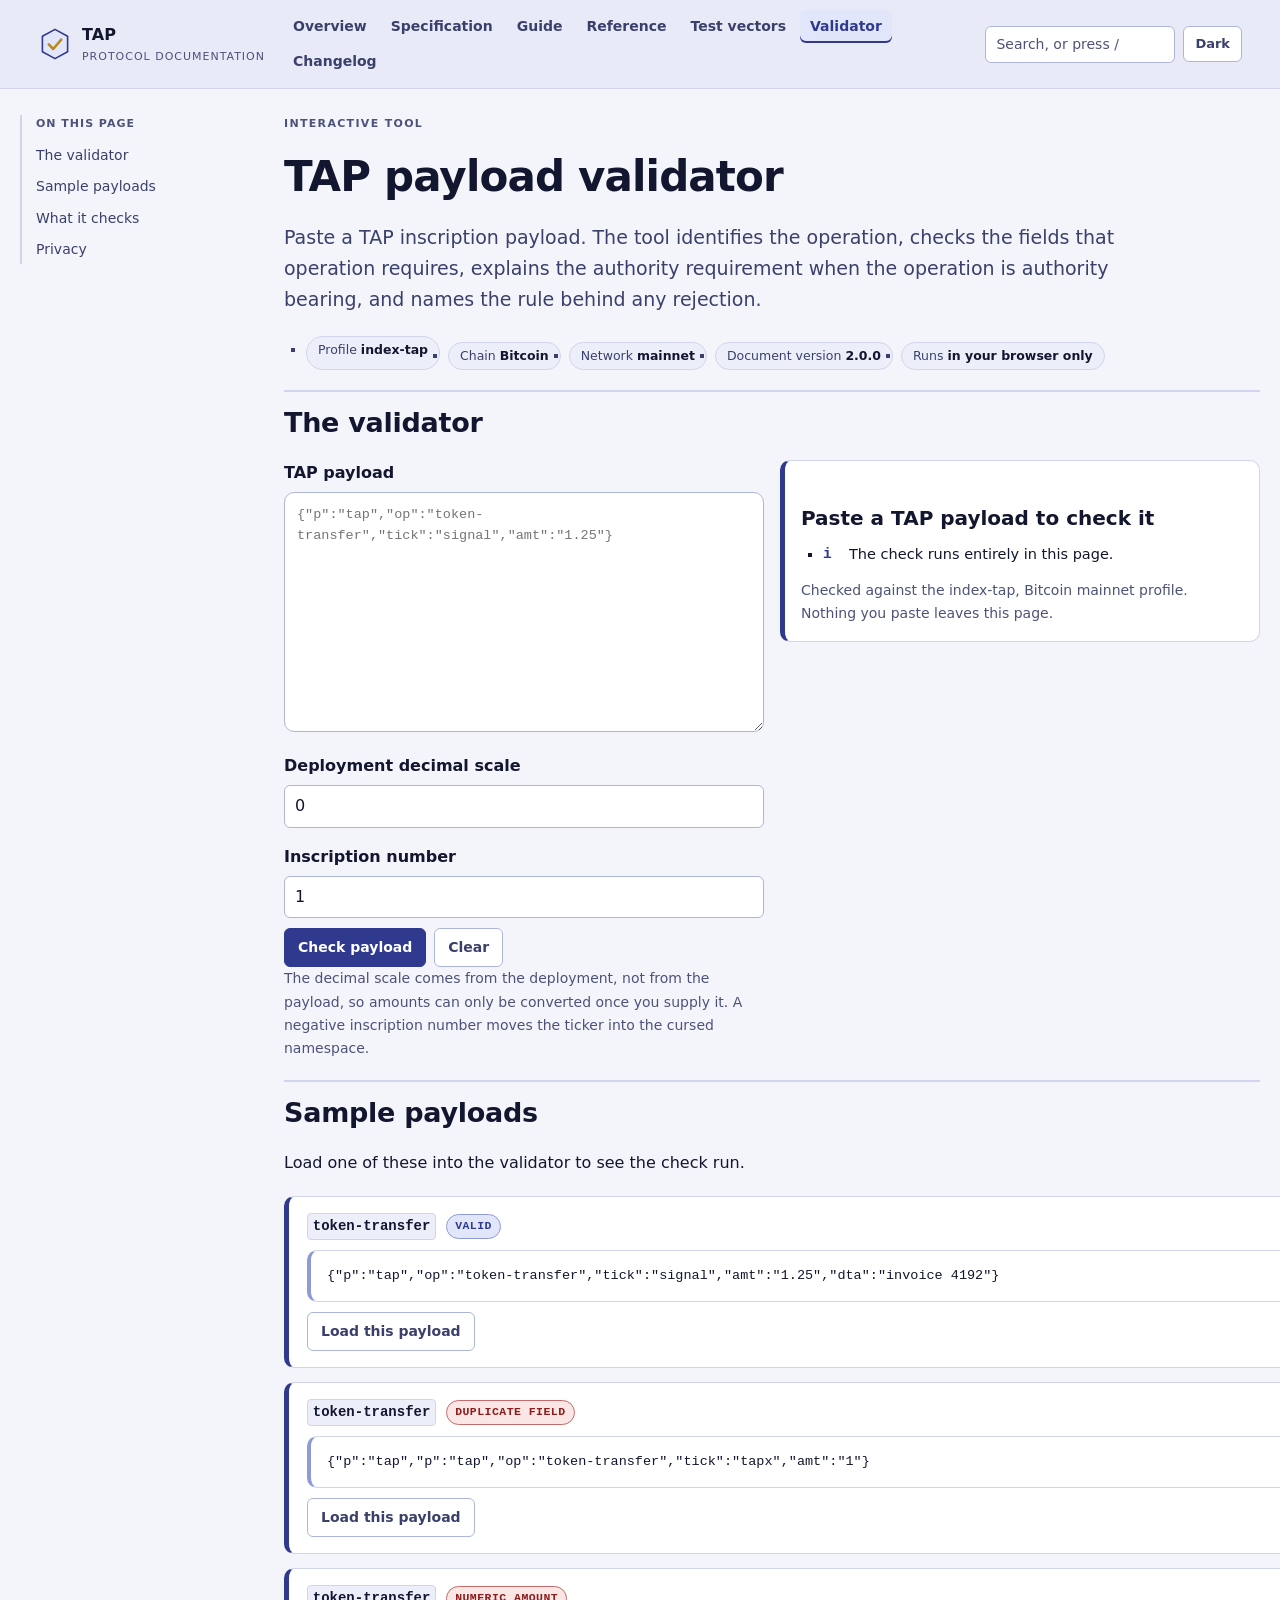
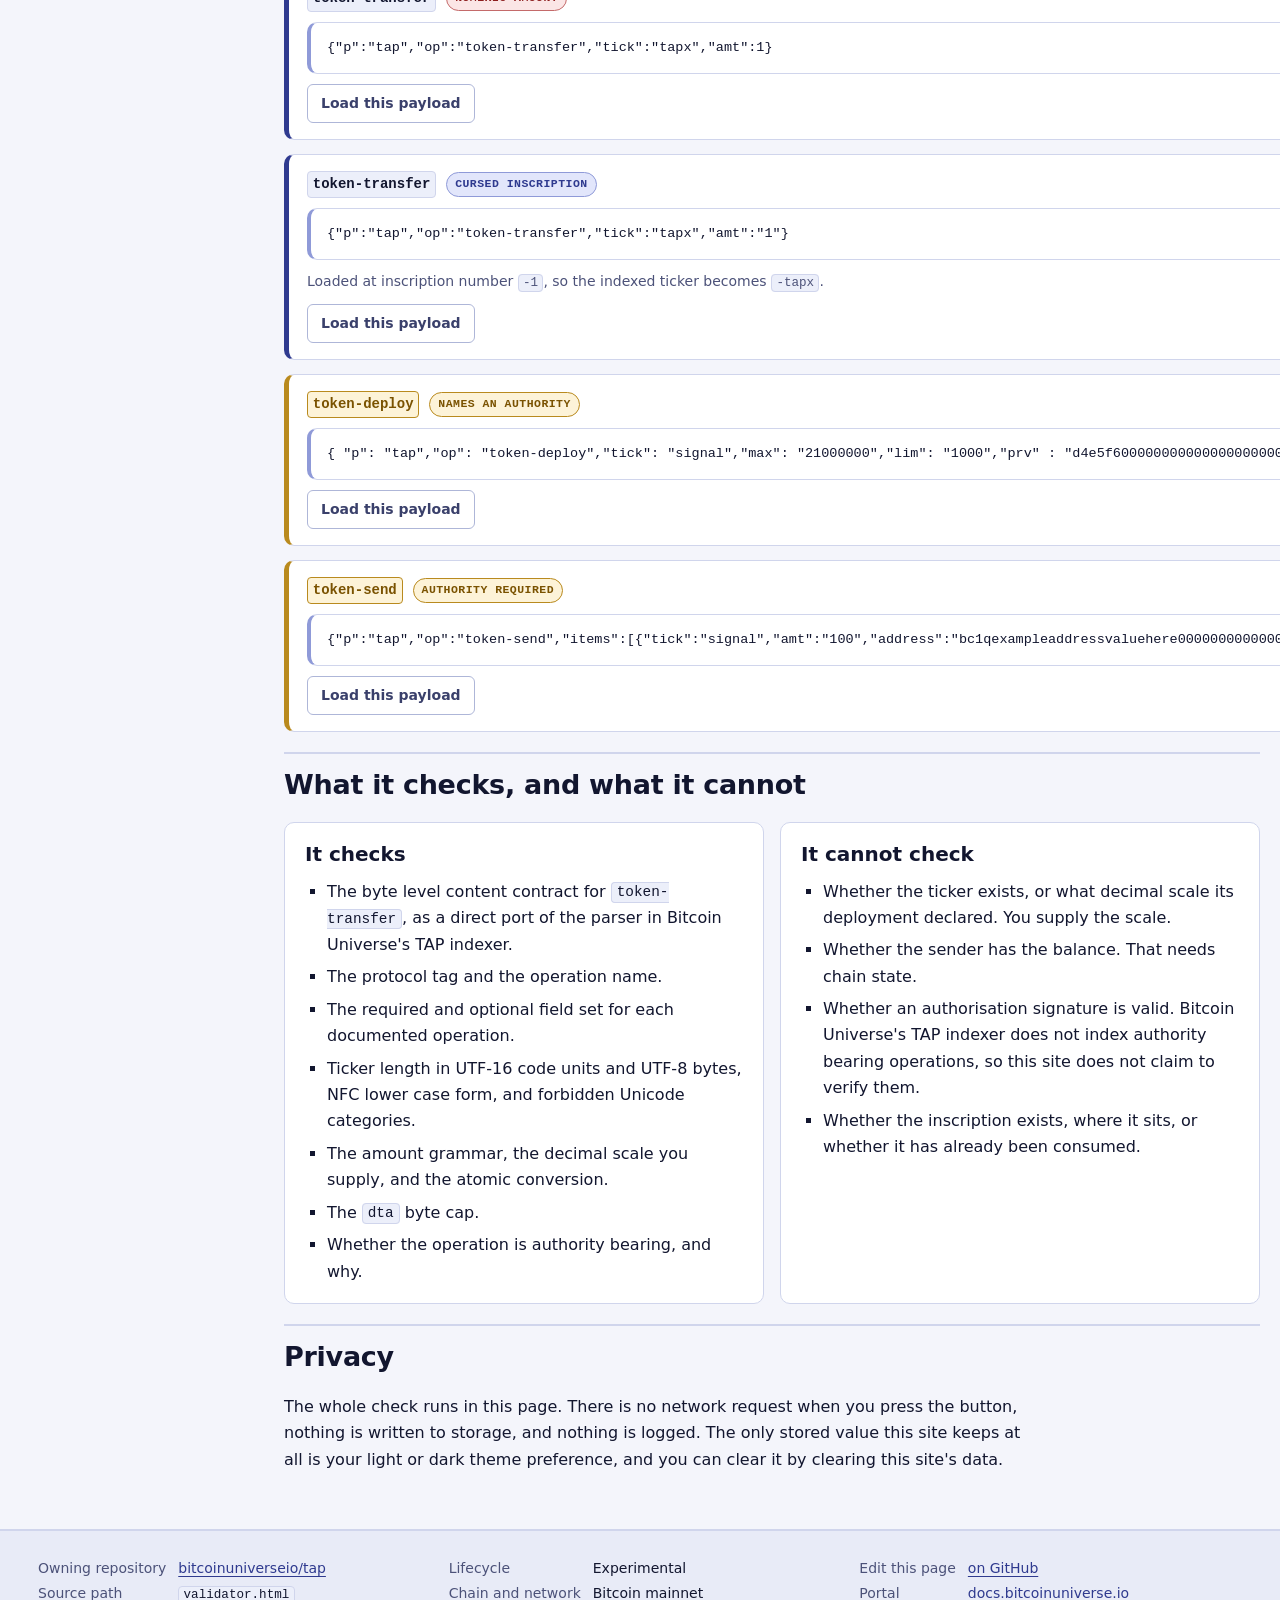
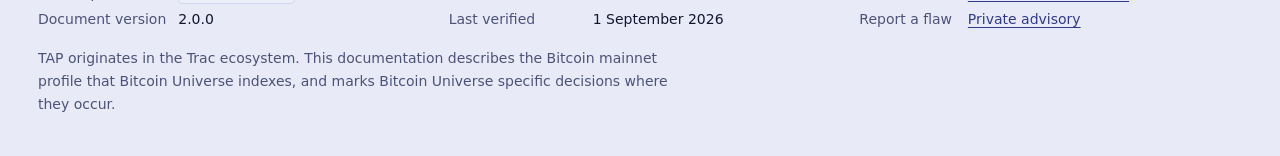
<file: validator.html>
<!doctype html>
<html lang="en">
<head>
<meta charset="utf-8">
<meta name="viewport" content="width=device-width,initial-scale=1">
<title>TAP payload validator: check an inscription payload in your browser</title>
<meta name="description" content="Paste a TAP inscription payload and see the operation it declares, whether it satisfies the required fields, whether it needs an authority, and the exact rule behind any rejection. Runs entirely client side.">
<link rel="canonical" href="https://bitcoinuniverseio.github.io/tap/validator.html">
<meta name="theme-color" content="#0b0e26" media="(prefers-color-scheme: dark)">
<meta name="theme-color" content="#f4f5fb" media="(prefers-color-scheme: light)">
<meta property="og:type" content="article">
<meta property="og:title" content="TAP payload validator: check an inscription payload in your browser">
<meta property="og:description" content="Identify a TAP operation, validate its fields, and see the authority requirement. Nothing you paste leaves the page.">
<meta property="og:url" content="https://bitcoinuniverseio.github.io/tap/validator.html">
<meta property="og:image" content="https://bitcoinuniverseio.github.io/tap/og.svg">
<meta property="og:site_name" content="TAP protocol documentation">
<meta name="twitter:card" content="summary_large_image">
<link rel="icon" href="favicon.svg" type="image/svg+xml">
<link rel="stylesheet" href="styles.css">
</head>
<body>
<a class="skip" href="#main">Skip to content</a>

<header class="masthead">
  <div class="shell masthead-in">
    <a class="seal" href="index.html">
      <svg width="34" height="34" viewBox="0 0 34 34" aria-hidden="true" focusable="false">
        <path d="M17 2.4 29.6 9.2v15.6L17 31.6 4.4 24.8V9.2Z" fill="var(--indigo-soft)" stroke="var(--indigo)" stroke-width="1.6" stroke-linejoin="round"/>
        <path d="M10.8 17.4 15.2 22 23.2 12.6" fill="none" stroke="var(--gold-line)" stroke-width="2.6" stroke-linecap="round" stroke-linejoin="round"/>
      </svg>
      <span>TAP<small>Protocol documentation</small></span>
    </a>
    <nav class="mainnav" aria-label="Documentation sections">
      <ul>
        <li><a href="index.html">Overview</a></li>
        <li><a href="spec.html">Specification</a></li>
        <li><a href="guide.html">Guide</a></li>
        <li><a href="reference.html">Reference</a></li>
        <li><a href="vectors.html">Test vectors</a></li>
        <li><a href="validator.html" aria-current="page">Validator</a></li>
        <li><a href="changelog.html">Changelog</a></li>
      </ul>
    </nav>
    <div class="tools">
      <form class="searchbox" role="search" hidden>
        <label class="vh" for="site-search">Search this documentation</label>
        <input id="site-search" type="search" placeholder="Search, or press /" autocomplete="off" data-base="" hidden>
        <ul class="hitlist" id="site-search-results"></ul>
      </form>
      <button class="themebtn" id="theme-toggle" type="button" hidden aria-pressed="false">Dark</button>
    </div>
  </div>
</header>

<div class="shell frame">
  <nav class="sidenav" aria-label="On this page">
    <p>On this page</p>
    <ul>
      <li><a href="#tool">The validator</a></li>
      <li><a href="#samples">Sample payloads</a></li>
      <li><a href="#scope">What it checks</a></li>
      <li><a href="#privacy">Privacy</a></li>
    </ul>
  </nav>

  <main class="doc" id="main">
    <p class="kicker">Interactive tool</p>
    <h1>TAP payload validator</h1>
    <p class="lede">Paste a TAP inscription payload. The tool identifies the operation, checks the fields that operation requires, explains the authority requirement when the operation is authority bearing, and names the rule behind any rejection.</p>
    <ul class="stamp">
      <li>Profile <b>index-tap</b></li>
      <li>Chain <b>Bitcoin</b></li>
      <li>Network <b>mainnet</b></li>
      <li>Document version <b>2.0.0</b></li>
      <li>Runs <b>in your browser only</b></li>
    </ul>

    <h2 id="tool">The validator</h2>

    <noscript>
      <div class="warn">
        <p><strong>This tool needs JavaScript.</strong> Every other page on this site works without it. If you would rather not enable it, the same decisions are written out as rules in the <a href="spec.html">specification</a> and as worked cases on the <a href="vectors.html">test vectors page</a>.</p>
      </div>
    </noscript>

    <div id="validator-fallback" class="note">
      <p>Loading the validator. If this message stays, JavaScript is unavailable and you can use the <a href="spec.html">specification</a> and the <a href="vectors.html">test vectors</a> instead.</p>
    </div>

    <form id="validator" hidden>
      <div class="tool">
        <div>
          <label for="payload">TAP payload</label>
          <textarea id="payload" spellcheck="false" autocomplete="off" placeholder='{"p":"tap","op":"token-transfer","tick":"signal","amt":"1.25"}'></textarea>
          <div class="cols" style="margin-top:12px">
            <div>
              <label for="decimals">Deployment decimal scale</label>
              <input id="decimals" type="number" min="0" max="18" step="1" value="0" style="font:inherit;padding:7px 10px;width:100%;color:var(--ink);background:var(--surface);border:1px solid var(--line-strong);border-radius:6px">
            </div>
            <div>
              <label for="inscription-number">Inscription number</label>
              <input id="inscription-number" type="number" step="1" value="1" style="font:inherit;padding:7px 10px;width:100%;color:var(--ink);background:var(--surface);border:1px solid var(--line-strong);border-radius:6px">
            </div>
          </div>
          <div class="toolbar">
            <button type="submit" class="primary">Check payload</button>
            <button type="button" id="clear">Clear</button>
          </div>
          <p class="small">The decimal scale comes from the deployment, not from the payload, so amounts can only be converted once you supply it. A negative inscription number moves the ticker into the cursed namespace.</p>
        </div>
        <div>
          <h3 class="vh">Result</h3>
          <div class="result" id="result" data-state="info" role="status" aria-live="polite">
            <h3>Paste a TAP payload to check it</h3>
          </div>
        </div>
      </div>
    </form>

    <h2 id="samples">Sample payloads</h2>
    <p class="jsonly">Load one of these into the validator to see the check run.</p>
    <p class="nojs">These are the payloads the buttons on this page load when JavaScript is available.</p>
    <div class="stack">
      <article class="op" data-authority="none">
        <div class="op-head"><code>token-transfer</code><span class="tag">Valid</span></div>
        <pre><code>{"p":"tap","op":"token-transfer","tick":"signal","amt":"1.25","dta":"invoice 4192"}</code></pre>
        <div class="toolbar jsonly">
          <button type="button" data-decimals="2" data-sample='{"p":"tap","op":"token-transfer","tick":"signal","amt":"1.25","dta":"invoice 4192"}'>Load this payload</button>
        </div>
      </article>

      <article class="op" data-authority="none">
        <div class="op-head"><code>token-transfer</code><span class="tag tag-no">Duplicate field</span></div>
        <pre><code>{"p":"tap","p":"tap","op":"token-transfer","tick":"tapx","amt":"1"}</code></pre>
        <div class="toolbar jsonly">
          <button type="button" data-decimals="0" data-sample='{"p":"tap","p":"tap","op":"token-transfer","tick":"tapx","amt":"1"}'>Load this payload</button>
        </div>
      </article>

      <article class="op" data-authority="none">
        <div class="op-head"><code>token-transfer</code><span class="tag tag-no">Numeric amount</span></div>
        <pre><code>{"p":"tap","op":"token-transfer","tick":"tapx","amt":1}</code></pre>
        <div class="toolbar jsonly">
          <button type="button" data-decimals="0" data-sample='{"p":"tap","op":"token-transfer","tick":"tapx","amt":1}'>Load this payload</button>
        </div>
      </article>

      <article class="op" data-authority="none">
        <div class="op-head"><code>token-transfer</code><span class="tag">Cursed inscription</span></div>
        <pre><code>{"p":"tap","op":"token-transfer","tick":"tapx","amt":"1"}</code></pre>
        <p class="small">Loaded at inscription number <code>-1</code>, so the indexed ticker becomes <code>-tapx</code>.</p>
        <div class="toolbar jsonly">
          <button type="button" data-decimals="0" data-number="-1" data-sample='{"p":"tap","op":"token-transfer","tick":"tapx","amt":"1"}'>Load this payload</button>
        </div>
      </article>

      <article class="op" data-authority="required">
        <div class="op-head"><code>token-deploy</code><span class="tag tag-auth">Names an authority</span></div>
        <pre><code>{ "p": "tap","op": "token-deploy","tick": "signal","max": "21000000","lim": "1000","prv" : "d4e5f60000000000000000000000000000000000000000000000000000000000i0"}</code></pre>
        <div class="toolbar jsonly">
          <button type="button" data-decimals="0" data-sample='{ "p": "tap","op": "token-deploy","tick": "signal","max": "21000000","lim": "1000","prv" : "d4e5f60000000000000000000000000000000000000000000000000000000000i0"}'>Load this payload</button>
        </div>
      </article>

      <article class="op" data-authority="required">
        <div class="op-head"><code>token-send</code><span class="tag tag-auth">Authority required</span></div>
        <pre><code>{"p":"tap","op":"token-send","items":[{"tick":"signal","amt":"100","address":"bc1qexampleaddressvaluehere0000000000000000"}]}</code></pre>
        <div class="toolbar jsonly">
          <button type="button" data-decimals="0" data-sample='{"p":"tap","op":"token-send","items":[{"tick":"signal","amt":"100","address":"bc1qexampleaddressvaluehere0000000000000000"}]}'>Load this payload</button>
        </div>
      </article>
    </div>

    <h2 id="scope">What it checks, and what it cannot</h2>
    <div class="cols">
      <div class="panel">
        <h3>It checks</h3>
        <ul>
          <li>The byte level content contract for <code>token-transfer</code>, as a direct port of the parser in Bitcoin Universe's TAP indexer.</li>
          <li>The protocol tag and the operation name.</li>
          <li>The required and optional field set for each documented operation.</li>
          <li>Ticker length in UTF-16 code units and UTF-8 bytes, NFC lower case form, and forbidden Unicode categories.</li>
          <li>The amount grammar, the decimal scale you supply, and the atomic conversion.</li>
          <li>The <code>dta</code> byte cap.</li>
          <li>Whether the operation is authority bearing, and why.</li>
        </ul>
      </div>
      <div class="panel">
        <h3>It cannot check</h3>
        <ul>
          <li>Whether the ticker exists, or what decimal scale its deployment declared. You supply the scale.</li>
          <li>Whether the sender has the balance. That needs chain state.</li>
          <li>Whether an authorisation signature is valid. Bitcoin Universe's TAP indexer does not index authority bearing operations, so this site does not claim to verify them.</li>
          <li>Whether the inscription exists, where it sits, or whether it has already been consumed.</li>
        </ul>
      </div>
    </div>

    <h2 id="privacy">Privacy</h2>
    <p>The whole check runs in this page. There is no network request when you press the button, nothing is written to storage, and nothing is logged. The only stored value this site keeps at all is your light or dark theme preference, and you can clear it by clearing this site's data.</p>
  </main>
</div>

<footer class="pagefoot">
  <div class="shell">
    <div class="footgrid">
      <dl>
        <dt>Owning repository</dt><dd><a href="https://github.com/bitcoinuniverseio/tap">bitcoinuniverseio/tap</a></dd>
        <dt>Source path</dt><dd><code>validator.html</code></dd>
        <dt>Document version</dt><dd>2.0.0</dd>
      </dl>
      <dl>
        <dt>Lifecycle</dt><dd>Experimental</dd>
        <dt>Chain and network</dt><dd>Bitcoin mainnet</dd>
        <dt>Last verified</dt><dd><time datetime="2026-09-01">1 September 2026</time></dd>
      </dl>
      <dl>
        <dt>Edit this page</dt><dd><a href="https://github.com/bitcoinuniverseio/tap/edit/main/validator.html">on GitHub</a></dd>
        <dt>Portal</dt><dd><a href="https://docs.bitcoinuniverse.io/">docs.bitcoinuniverse.io</a></dd>
        <dt>Report a flaw</dt><dd><a href="https://github.com/bitcoinuniverseio/tap/security/advisories/new">Private advisory</a></dd>
      </dl>
    </div>
    <p class="footnote">TAP originates in the Trac ecosystem. This documentation describes the Bitcoin mainnet profile that Bitcoin Universe indexes, and marks Bitcoin Universe specific decisions where they occur.</p>
  </div>
</footer>

<script src="site.js" defer></script>
<script src="validator.js" defer></script>
</body>
</html>
</file>
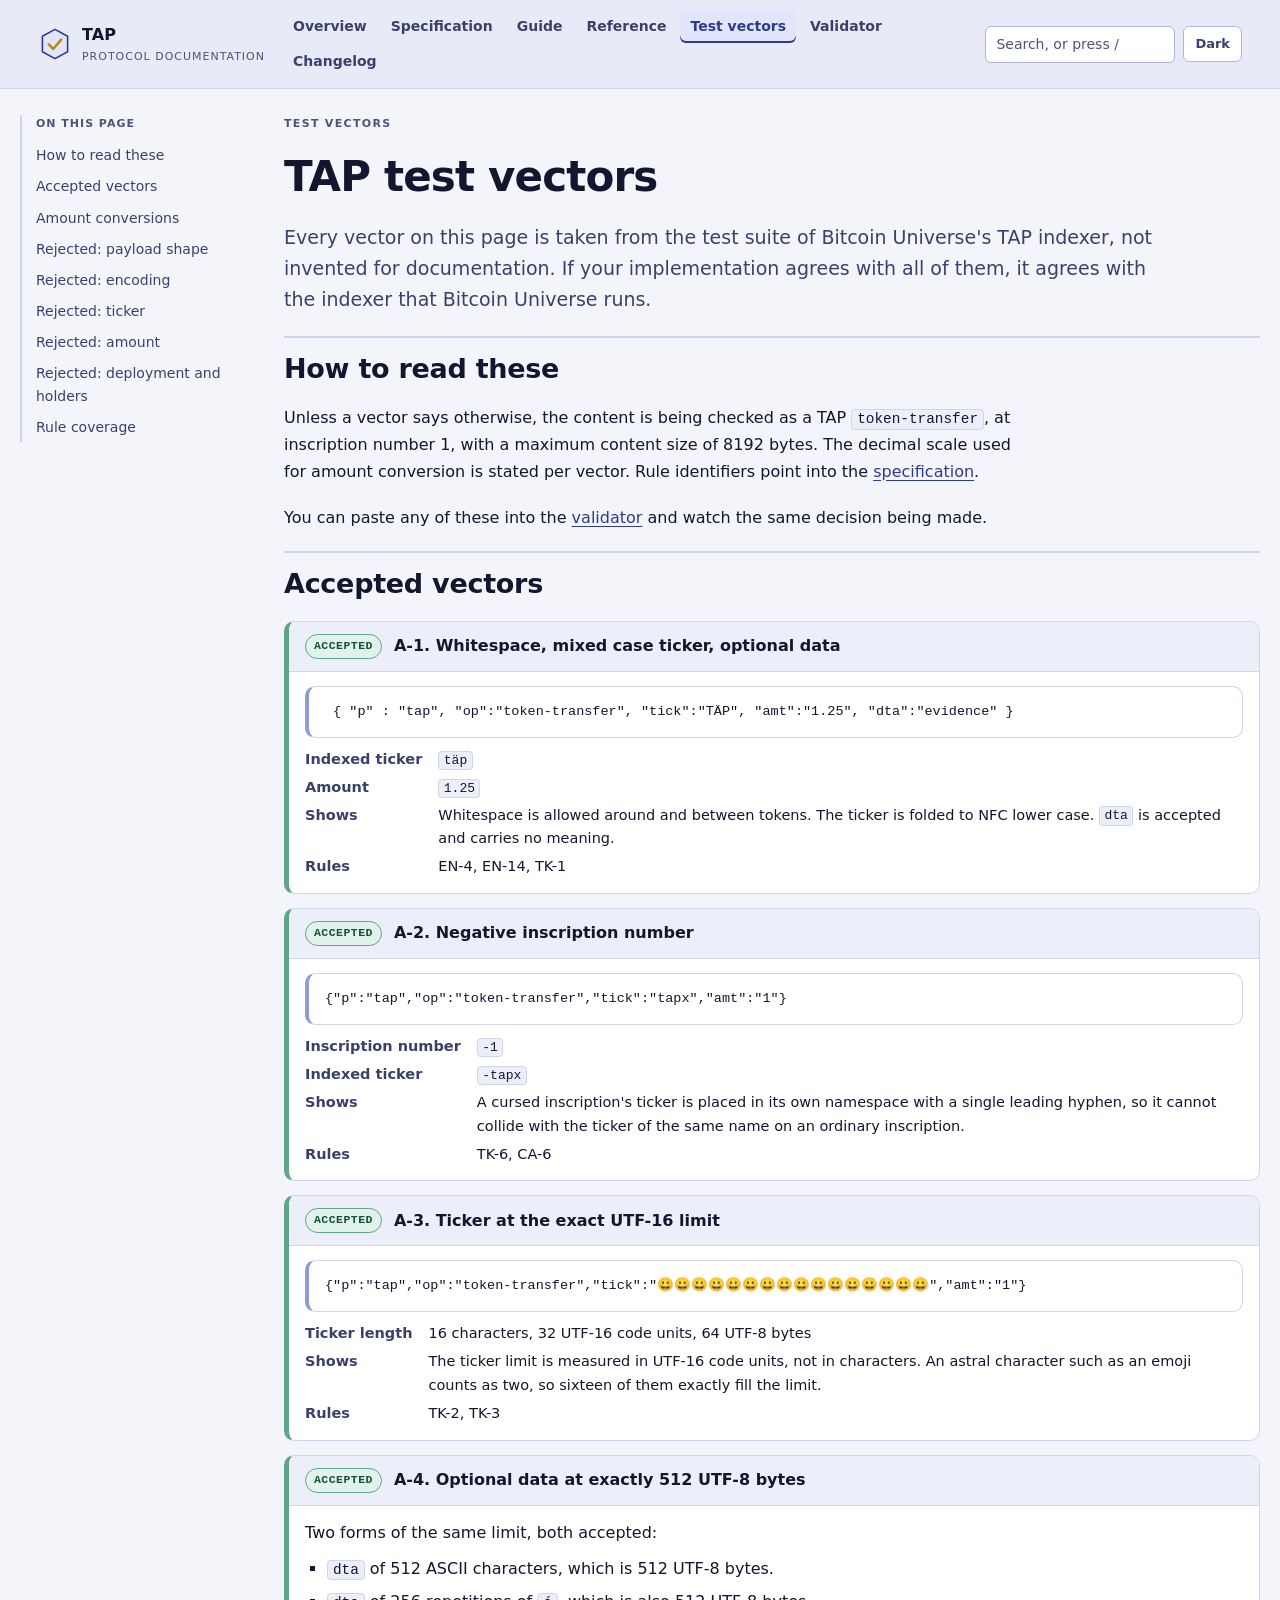
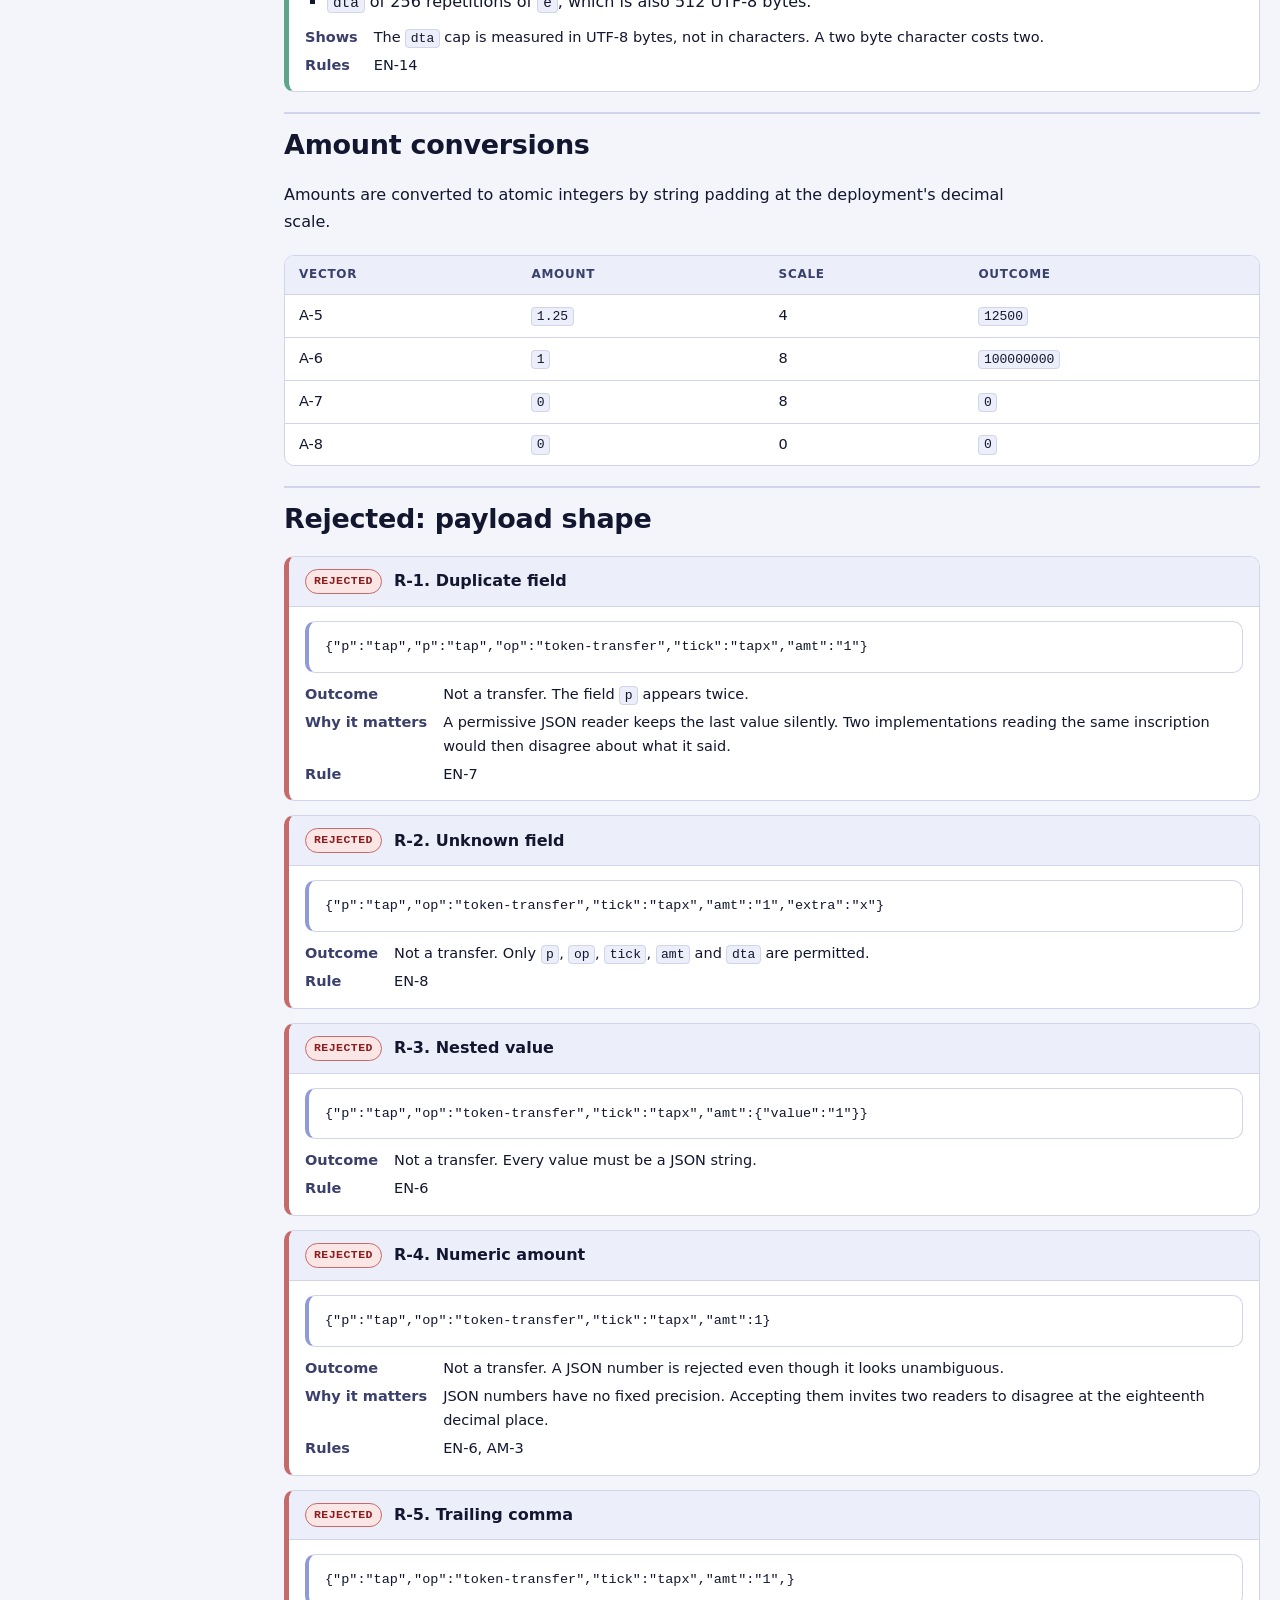
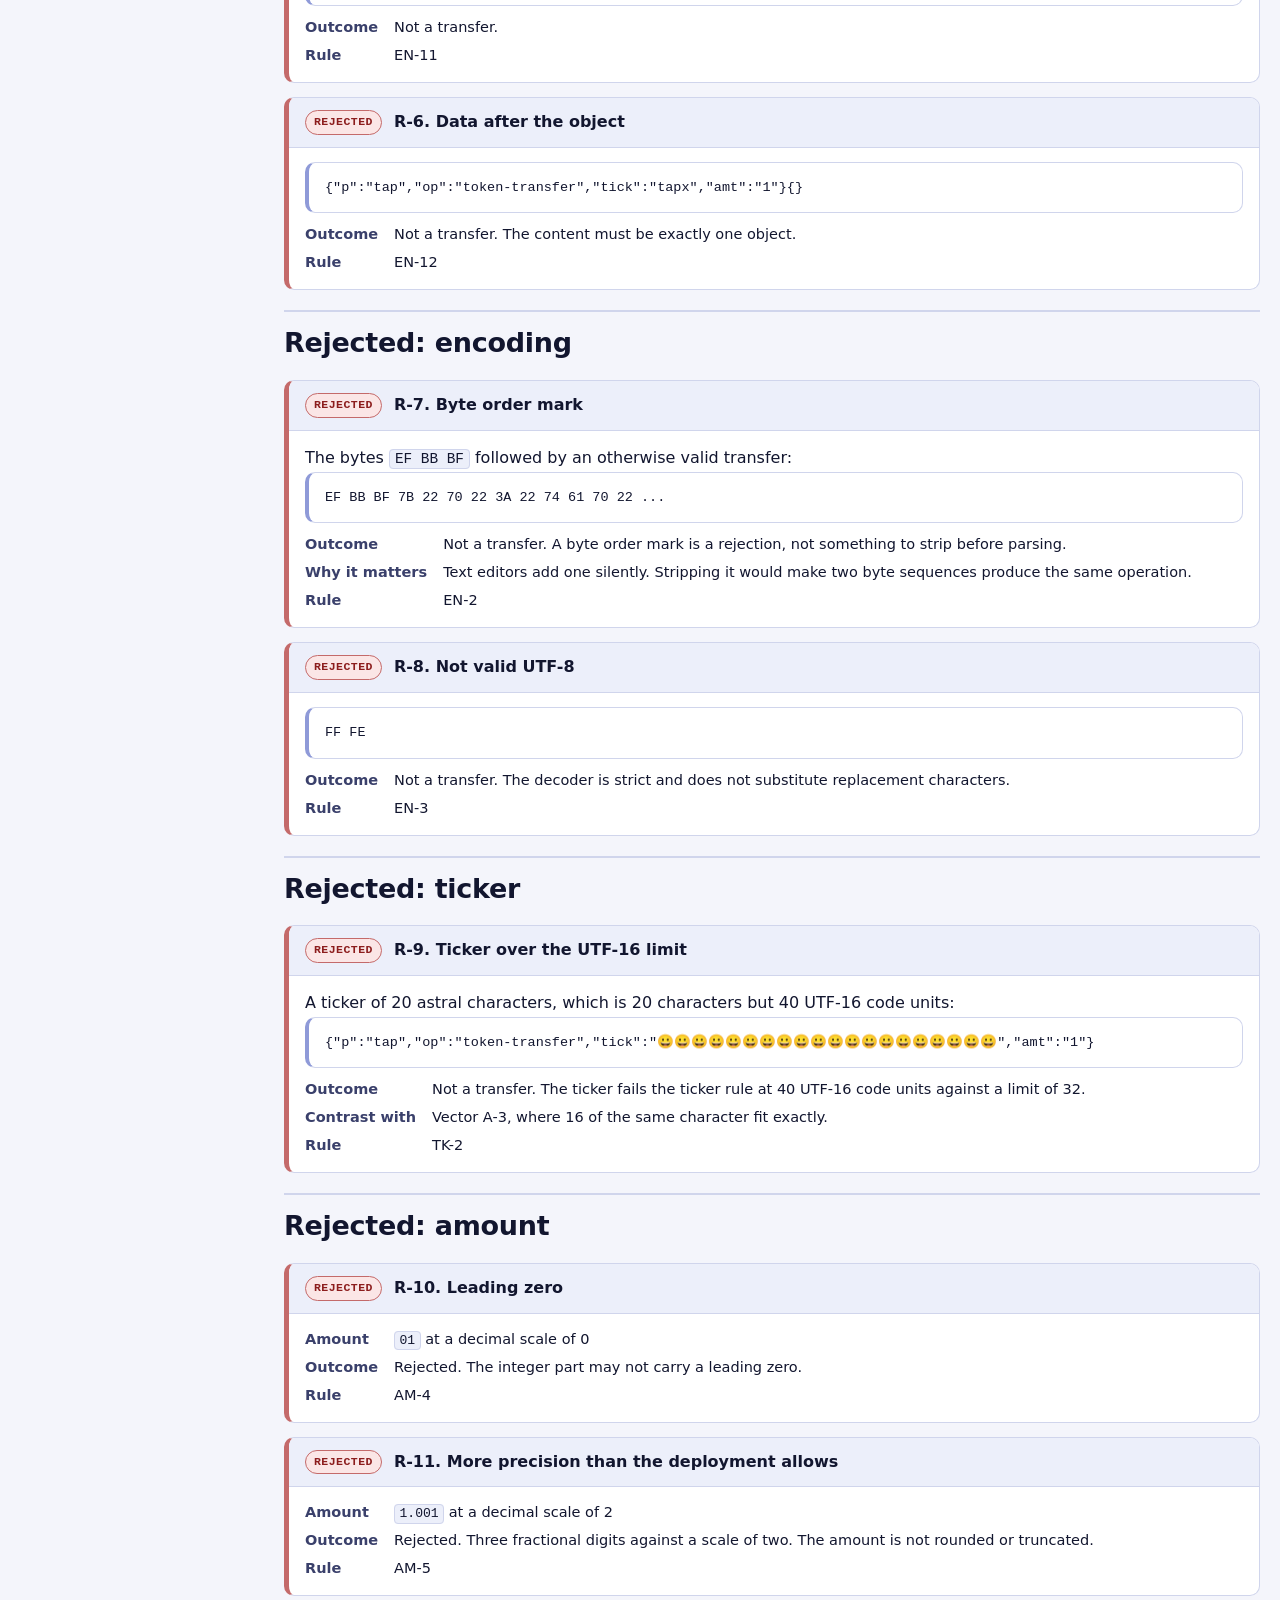
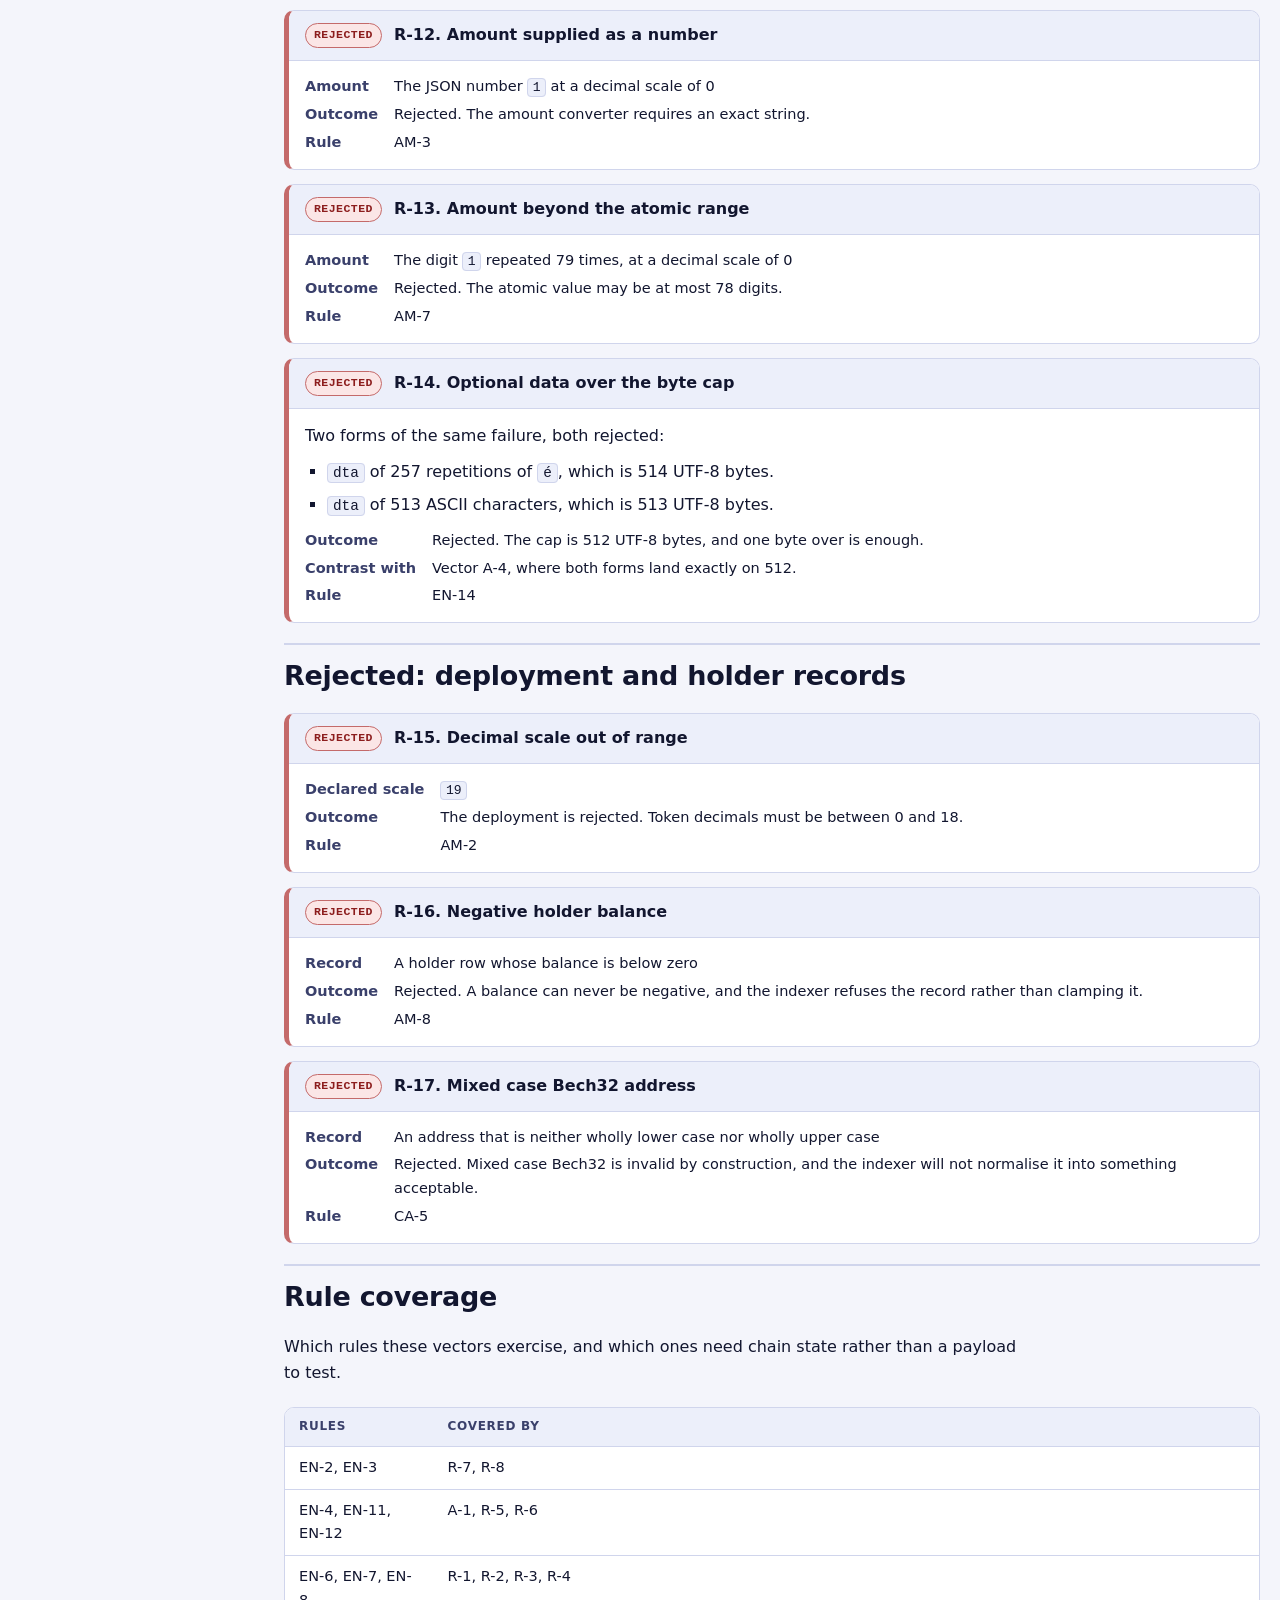
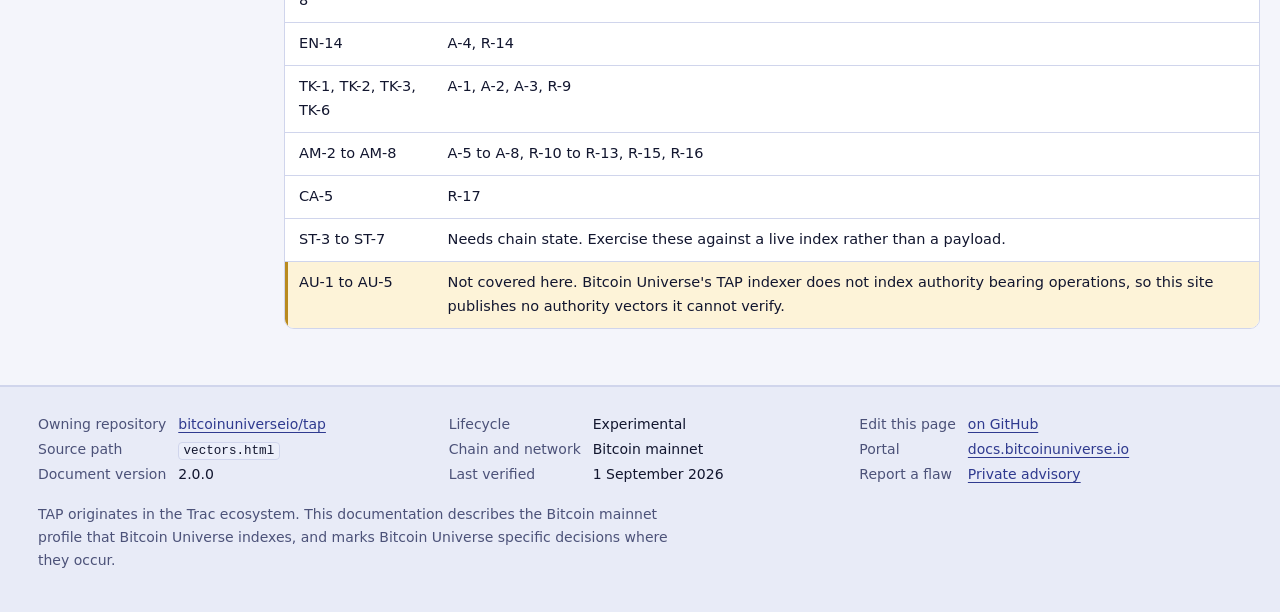
<file: vectors.html>
<!doctype html>
<html lang="en">
<head>
<meta charset="utf-8">
<meta name="viewport" content="width=device-width,initial-scale=1">
<title>TAP test vectors: accepted and rejected payloads with reasons</title>
<meta name="description" content="Worked TAP test vectors for Bitcoin mainnet, accepted and rejected, each with the exact rule that decides it. Taken from the test suite of Bitcoin Universe's TAP indexer.">
<link rel="canonical" href="https://bitcoinuniverseio.github.io/tap/vectors.html">
<meta name="theme-color" content="#0b0e26" media="(prefers-color-scheme: dark)">
<meta name="theme-color" content="#f4f5fb" media="(prefers-color-scheme: light)">
<meta property="og:type" content="article">
<meta property="og:title" content="TAP test vectors: accepted and rejected payloads with reasons">
<meta property="og:description" content="Accepted and rejected TAP payloads with the exact rule behind each outcome.">
<meta property="og:url" content="https://bitcoinuniverseio.github.io/tap/vectors.html">
<meta property="og:image" content="https://bitcoinuniverseio.github.io/tap/og.svg">
<meta property="og:site_name" content="TAP protocol documentation">
<meta name="twitter:card" content="summary_large_image">
<link rel="icon" href="favicon.svg" type="image/svg+xml">
<link rel="stylesheet" href="styles.css">
</head>
<body>
<a class="skip" href="#main">Skip to content</a>

<header class="masthead">
  <div class="shell masthead-in">
    <a class="seal" href="index.html">
      <svg width="34" height="34" viewBox="0 0 34 34" aria-hidden="true" focusable="false">
        <path d="M17 2.4 29.6 9.2v15.6L17 31.6 4.4 24.8V9.2Z" fill="var(--indigo-soft)" stroke="var(--indigo)" stroke-width="1.6" stroke-linejoin="round"/>
        <path d="M10.8 17.4 15.2 22 23.2 12.6" fill="none" stroke="var(--gold-line)" stroke-width="2.6" stroke-linecap="round" stroke-linejoin="round"/>
      </svg>
      <span>TAP<small>Protocol documentation</small></span>
    </a>
    <nav class="mainnav" aria-label="Documentation sections">
      <ul>
        <li><a href="index.html">Overview</a></li>
        <li><a href="spec.html">Specification</a></li>
        <li><a href="guide.html">Guide</a></li>
        <li><a href="reference.html">Reference</a></li>
        <li><a href="vectors.html" aria-current="page">Test vectors</a></li>
        <li><a href="validator.html">Validator</a></li>
        <li><a href="changelog.html">Changelog</a></li>
      </ul>
    </nav>
    <div class="tools">
      <form class="searchbox" role="search" hidden>
        <label class="vh" for="site-search">Search this documentation</label>
        <input id="site-search" type="search" placeholder="Search, or press /" autocomplete="off" data-base="" hidden>
        <ul class="hitlist" id="site-search-results"></ul>
      </form>
      <button class="themebtn" id="theme-toggle" type="button" hidden aria-pressed="false">Dark</button>
    </div>
  </div>
</header>

<div class="shell frame">
  <nav class="sidenav" aria-label="On this page">
    <p>On this page</p>
    <ul>
      <li><a href="#how">How to read these</a></li>
      <li><a href="#accepted">Accepted vectors</a></li>
      <li><a href="#amounts">Amount conversions</a></li>
      <li><a href="#rejected-shape">Rejected: payload shape</a></li>
      <li><a href="#rejected-encoding">Rejected: encoding</a></li>
      <li><a href="#rejected-ticker">Rejected: ticker</a></li>
      <li><a href="#rejected-amount">Rejected: amount</a></li>
      <li><a href="#rejected-deploy">Rejected: deployment and holders</a></li>
      <li><a href="#coverage">Rule coverage</a></li>
    </ul>
  </nav>

  <main class="doc" id="main">
    <p class="kicker">Test vectors</p>
    <h1>TAP test vectors</h1>
    <p class="lede">Every vector on this page is taken from the test suite of Bitcoin Universe's TAP indexer, not invented for documentation. If your implementation agrees with all of them, it agrees with the indexer that Bitcoin Universe runs.</p>

    <h2 id="how">How to read these</h2>
    <p>Unless a vector says otherwise, the content is being checked as a TAP <code>token-transfer</code>, at inscription number 1, with a maximum content size of 8192 bytes. The decimal scale used for amount conversion is stated per vector. Rule identifiers point into the <a href="spec.html">specification</a>.</p>
    <p>You can paste any of these into the <a href="validator.html">validator</a> and watch the same decision being made.</p>

    <h2 id="accepted">Accepted vectors</h2>

    <div class="vector" data-outcome="accepted">
      <div class="vector-head"><span class="tag tag-ok">Accepted</span><h3>A-1. Whitespace, mixed case ticker, optional data</h3></div>
      <div class="vector-body">
        <pre><code> { "p" : "tap", "op":"token-transfer", "tick":"TÄP", "amt":"1.25", "dta":"evidence" } </code></pre>
        <dl class="kv">
          <dt>Indexed ticker</dt><dd><code>täp</code></dd>
          <dt>Amount</dt><dd><code>1.25</code></dd>
          <dt>Shows</dt><dd>Whitespace is allowed around and between tokens. The ticker is folded to NFC lower case. <code>dta</code> is accepted and carries no meaning.</dd>
          <dt>Rules</dt><dd>EN-4, EN-14, TK-1</dd>
        </dl>
      </div>
    </div>

    <div class="vector" data-outcome="accepted">
      <div class="vector-head"><span class="tag tag-ok">Accepted</span><h3>A-2. Negative inscription number</h3></div>
      <div class="vector-body">
        <pre><code>{"p":"tap","op":"token-transfer","tick":"tapx","amt":"1"}</code></pre>
        <dl class="kv">
          <dt>Inscription number</dt><dd><code>-1</code></dd>
          <dt>Indexed ticker</dt><dd><code>-tapx</code></dd>
          <dt>Shows</dt><dd>A cursed inscription's ticker is placed in its own namespace with a single leading hyphen, so it cannot collide with the ticker of the same name on an ordinary inscription.</dd>
          <dt>Rules</dt><dd>TK-6, CA-6</dd>
        </dl>
      </div>
    </div>

    <div class="vector" data-outcome="accepted">
      <div class="vector-head"><span class="tag tag-ok">Accepted</span><h3>A-3. Ticker at the exact UTF-16 limit</h3></div>
      <div class="vector-body">
        <pre><code>{"p":"tap","op":"token-transfer","tick":"😀😀😀😀😀😀😀😀😀😀😀😀😀😀😀😀","amt":"1"}</code></pre>
        <dl class="kv">
          <dt>Ticker length</dt><dd>16 characters, 32 UTF-16 code units, 64 UTF-8 bytes</dd>
          <dt>Shows</dt><dd>The ticker limit is measured in UTF-16 code units, not in characters. An astral character such as an emoji counts as two, so sixteen of them exactly fill the limit.</dd>
          <dt>Rules</dt><dd>TK-2, TK-3</dd>
        </dl>
      </div>
    </div>

    <div class="vector" data-outcome="accepted">
      <div class="vector-head"><span class="tag tag-ok">Accepted</span><h3>A-4. Optional data at exactly 512 UTF-8 bytes</h3></div>
      <div class="vector-body">
        <p>Two forms of the same limit, both accepted:</p>
        <ul>
          <li><code>dta</code> of 512 ASCII characters, which is 512 UTF-8 bytes.</li>
          <li><code>dta</code> of 256 repetitions of <code>é</code>, which is also 512 UTF-8 bytes.</li>
        </ul>
        <dl class="kv">
          <dt>Shows</dt><dd>The <code>dta</code> cap is measured in UTF-8 bytes, not in characters. A two byte character costs two.</dd>
          <dt>Rules</dt><dd>EN-14</dd>
        </dl>
      </div>
    </div>

    <h2 id="amounts">Amount conversions</h2>
    <p>Amounts are converted to atomic integers by string padding at the deployment's decimal scale.</p>
    <div class="tablewrap">
      <table>
        <thead><tr><th scope="col">Vector</th><th scope="col">Amount</th><th scope="col">Scale</th><th scope="col">Outcome</th></tr></thead>
        <tbody>
          <tr><td>A-5</td><td><code>1.25</code></td><td>4</td><td><code>12500</code></td></tr>
          <tr><td>A-6</td><td><code>1</code></td><td>8</td><td><code>100000000</code></td></tr>
          <tr><td>A-7</td><td><code>0</code></td><td>8</td><td><code>0</code></td></tr>
          <tr><td>A-8</td><td><code>0</code></td><td>0</td><td><code>0</code></td></tr>
        </tbody>
      </table>
    </div>

    <h2 id="rejected-shape">Rejected: payload shape</h2>

    <div class="vector" data-outcome="rejected">
      <div class="vector-head"><span class="tag tag-no">Rejected</span><h3>R-1. Duplicate field</h3></div>
      <div class="vector-body">
        <pre><code>{"p":"tap","p":"tap","op":"token-transfer","tick":"tapx","amt":"1"}</code></pre>
        <dl class="kv">
          <dt>Outcome</dt><dd>Not a transfer. The field <code>p</code> appears twice.</dd>
          <dt>Why it matters</dt><dd>A permissive JSON reader keeps the last value silently. Two implementations reading the same inscription would then disagree about what it said.</dd>
          <dt>Rule</dt><dd>EN-7</dd>
        </dl>
      </div>
    </div>

    <div class="vector" data-outcome="rejected">
      <div class="vector-head"><span class="tag tag-no">Rejected</span><h3>R-2. Unknown field</h3></div>
      <div class="vector-body">
        <pre><code>{"p":"tap","op":"token-transfer","tick":"tapx","amt":"1","extra":"x"}</code></pre>
        <dl class="kv">
          <dt>Outcome</dt><dd>Not a transfer. Only <code>p</code>, <code>op</code>, <code>tick</code>, <code>amt</code> and <code>dta</code> are permitted.</dd>
          <dt>Rule</dt><dd>EN-8</dd>
        </dl>
      </div>
    </div>

    <div class="vector" data-outcome="rejected">
      <div class="vector-head"><span class="tag tag-no">Rejected</span><h3>R-3. Nested value</h3></div>
      <div class="vector-body">
        <pre><code>{"p":"tap","op":"token-transfer","tick":"tapx","amt":{"value":"1"}}</code></pre>
        <dl class="kv">
          <dt>Outcome</dt><dd>Not a transfer. Every value must be a JSON string.</dd>
          <dt>Rule</dt><dd>EN-6</dd>
        </dl>
      </div>
    </div>

    <div class="vector" data-outcome="rejected">
      <div class="vector-head"><span class="tag tag-no">Rejected</span><h3>R-4. Numeric amount</h3></div>
      <div class="vector-body">
        <pre><code>{"p":"tap","op":"token-transfer","tick":"tapx","amt":1}</code></pre>
        <dl class="kv">
          <dt>Outcome</dt><dd>Not a transfer. A JSON number is rejected even though it looks unambiguous.</dd>
          <dt>Why it matters</dt><dd>JSON numbers have no fixed precision. Accepting them invites two readers to disagree at the eighteenth decimal place.</dd>
          <dt>Rules</dt><dd>EN-6, AM-3</dd>
        </dl>
      </div>
    </div>

    <div class="vector" data-outcome="rejected">
      <div class="vector-head"><span class="tag tag-no">Rejected</span><h3>R-5. Trailing comma</h3></div>
      <div class="vector-body">
        <pre><code>{"p":"tap","op":"token-transfer","tick":"tapx","amt":"1",}</code></pre>
        <dl class="kv">
          <dt>Outcome</dt><dd>Not a transfer.</dd>
          <dt>Rule</dt><dd>EN-11</dd>
        </dl>
      </div>
    </div>

    <div class="vector" data-outcome="rejected">
      <div class="vector-head"><span class="tag tag-no">Rejected</span><h3>R-6. Data after the object</h3></div>
      <div class="vector-body">
        <pre><code>{"p":"tap","op":"token-transfer","tick":"tapx","amt":"1"}{}</code></pre>
        <dl class="kv">
          <dt>Outcome</dt><dd>Not a transfer. The content must be exactly one object.</dd>
          <dt>Rule</dt><dd>EN-12</dd>
        </dl>
      </div>
    </div>

    <h2 id="rejected-encoding">Rejected: encoding</h2>

    <div class="vector" data-outcome="rejected">
      <div class="vector-head"><span class="tag tag-no">Rejected</span><h3>R-7. Byte order mark</h3></div>
      <div class="vector-body">
        <p>The bytes <code>EF BB BF</code> followed by an otherwise valid transfer:</p>
        <pre><code>EF BB BF 7B 22 70 22 3A 22 74 61 70 22 ...</code></pre>
        <dl class="kv">
          <dt>Outcome</dt><dd>Not a transfer. A byte order mark is a rejection, not something to strip before parsing.</dd>
          <dt>Why it matters</dt><dd>Text editors add one silently. Stripping it would make two byte sequences produce the same operation.</dd>
          <dt>Rule</dt><dd>EN-2</dd>
        </dl>
      </div>
    </div>

    <div class="vector" data-outcome="rejected">
      <div class="vector-head"><span class="tag tag-no">Rejected</span><h3>R-8. Not valid UTF-8</h3></div>
      <div class="vector-body">
        <pre><code>FF FE</code></pre>
        <dl class="kv">
          <dt>Outcome</dt><dd>Not a transfer. The decoder is strict and does not substitute replacement characters.</dd>
          <dt>Rule</dt><dd>EN-3</dd>
        </dl>
      </div>
    </div>

    <h2 id="rejected-ticker">Rejected: ticker</h2>

    <div class="vector" data-outcome="rejected">
      <div class="vector-head"><span class="tag tag-no">Rejected</span><h3>R-9. Ticker over the UTF-16 limit</h3></div>
      <div class="vector-body">
        <p>A ticker of 20 astral characters, which is 20 characters but 40 UTF-16 code units:</p>
        <pre><code>{"p":"tap","op":"token-transfer","tick":"😀😀😀😀😀😀😀😀😀😀😀😀😀😀😀😀😀😀😀😀","amt":"1"}</code></pre>
        <dl class="kv">
          <dt>Outcome</dt><dd>Not a transfer. The ticker fails the ticker rule at 40 UTF-16 code units against a limit of 32.</dd>
          <dt>Contrast with</dt><dd>Vector A-3, where 16 of the same character fit exactly.</dd>
          <dt>Rule</dt><dd>TK-2</dd>
        </dl>
      </div>
    </div>

    <h2 id="rejected-amount">Rejected: amount</h2>

    <div class="vector" data-outcome="rejected">
      <div class="vector-head"><span class="tag tag-no">Rejected</span><h3>R-10. Leading zero</h3></div>
      <div class="vector-body">
        <dl class="kv">
          <dt>Amount</dt><dd><code>01</code> at a decimal scale of 0</dd>
          <dt>Outcome</dt><dd>Rejected. The integer part may not carry a leading zero.</dd>
          <dt>Rule</dt><dd>AM-4</dd>
        </dl>
      </div>
    </div>

    <div class="vector" data-outcome="rejected">
      <div class="vector-head"><span class="tag tag-no">Rejected</span><h3>R-11. More precision than the deployment allows</h3></div>
      <div class="vector-body">
        <dl class="kv">
          <dt>Amount</dt><dd><code>1.001</code> at a decimal scale of 2</dd>
          <dt>Outcome</dt><dd>Rejected. Three fractional digits against a scale of two. The amount is not rounded or truncated.</dd>
          <dt>Rule</dt><dd>AM-5</dd>
        </dl>
      </div>
    </div>

    <div class="vector" data-outcome="rejected">
      <div class="vector-head"><span class="tag tag-no">Rejected</span><h3>R-12. Amount supplied as a number</h3></div>
      <div class="vector-body">
        <dl class="kv">
          <dt>Amount</dt><dd>The JSON number <code>1</code> at a decimal scale of 0</dd>
          <dt>Outcome</dt><dd>Rejected. The amount converter requires an exact string.</dd>
          <dt>Rule</dt><dd>AM-3</dd>
        </dl>
      </div>
    </div>

    <div class="vector" data-outcome="rejected">
      <div class="vector-head"><span class="tag tag-no">Rejected</span><h3>R-13. Amount beyond the atomic range</h3></div>
      <div class="vector-body">
        <dl class="kv">
          <dt>Amount</dt><dd>The digit <code>1</code> repeated 79 times, at a decimal scale of 0</dd>
          <dt>Outcome</dt><dd>Rejected. The atomic value may be at most 78 digits.</dd>
          <dt>Rule</dt><dd>AM-7</dd>
        </dl>
      </div>
    </div>

    <div class="vector" data-outcome="rejected">
      <div class="vector-head"><span class="tag tag-no">Rejected</span><h3>R-14. Optional data over the byte cap</h3></div>
      <div class="vector-body">
        <p>Two forms of the same failure, both rejected:</p>
        <ul>
          <li><code>dta</code> of 257 repetitions of <code>é</code>, which is 514 UTF-8 bytes.</li>
          <li><code>dta</code> of 513 ASCII characters, which is 513 UTF-8 bytes.</li>
        </ul>
        <dl class="kv">
          <dt>Outcome</dt><dd>Rejected. The cap is 512 UTF-8 bytes, and one byte over is enough.</dd>
          <dt>Contrast with</dt><dd>Vector A-4, where both forms land exactly on 512.</dd>
          <dt>Rule</dt><dd>EN-14</dd>
        </dl>
      </div>
    </div>

    <h2 id="rejected-deploy">Rejected: deployment and holder records</h2>

    <div class="vector" data-outcome="rejected">
      <div class="vector-head"><span class="tag tag-no">Rejected</span><h3>R-15. Decimal scale out of range</h3></div>
      <div class="vector-body">
        <dl class="kv">
          <dt>Declared scale</dt><dd><code>19</code></dd>
          <dt>Outcome</dt><dd>The deployment is rejected. Token decimals must be between 0 and 18.</dd>
          <dt>Rule</dt><dd>AM-2</dd>
        </dl>
      </div>
    </div>

    <div class="vector" data-outcome="rejected">
      <div class="vector-head"><span class="tag tag-no">Rejected</span><h3>R-16. Negative holder balance</h3></div>
      <div class="vector-body">
        <dl class="kv">
          <dt>Record</dt><dd>A holder row whose balance is below zero</dd>
          <dt>Outcome</dt><dd>Rejected. A balance can never be negative, and the indexer refuses the record rather than clamping it.</dd>
          <dt>Rule</dt><dd>AM-8</dd>
        </dl>
      </div>
    </div>

    <div class="vector" data-outcome="rejected">
      <div class="vector-head"><span class="tag tag-no">Rejected</span><h3>R-17. Mixed case Bech32 address</h3></div>
      <div class="vector-body">
        <dl class="kv">
          <dt>Record</dt><dd>An address that is neither wholly lower case nor wholly upper case</dd>
          <dt>Outcome</dt><dd>Rejected. Mixed case Bech32 is invalid by construction, and the indexer will not normalise it into something acceptable.</dd>
          <dt>Rule</dt><dd>CA-5</dd>
        </dl>
      </div>
    </div>

    <h2 id="coverage">Rule coverage</h2>
    <p>Which rules these vectors exercise, and which ones need chain state rather than a payload to test.</p>
    <div class="tablewrap">
      <table>
        <thead><tr><th scope="col">Rules</th><th scope="col">Covered by</th></tr></thead>
        <tbody>
          <tr><td>EN-2, EN-3</td><td>R-7, R-8</td></tr>
          <tr><td>EN-4, EN-11, EN-12</td><td>A-1, R-5, R-6</td></tr>
          <tr><td>EN-6, EN-7, EN-8</td><td>R-1, R-2, R-3, R-4</td></tr>
          <tr><td>EN-14</td><td>A-4, R-14</td></tr>
          <tr><td>TK-1, TK-2, TK-3, TK-6</td><td>A-1, A-2, A-3, R-9</td></tr>
          <tr><td>AM-2 to AM-8</td><td>A-5 to A-8, R-10 to R-13, R-15, R-16</td></tr>
          <tr><td>CA-5</td><td>R-17</td></tr>
          <tr><td>ST-3 to ST-7</td><td>Needs chain state. Exercise these against a live index rather than a payload.</td></tr>
          <tr class="is-auth"><td>AU-1 to AU-5</td><td>Not covered here. Bitcoin Universe's TAP indexer does not index authority bearing operations, so this site publishes no authority vectors it cannot verify.</td></tr>
        </tbody>
      </table>
    </div>
  </main>
</div>

<footer class="pagefoot">
  <div class="shell">
    <div class="footgrid">
      <dl>
        <dt>Owning repository</dt><dd><a href="https://github.com/bitcoinuniverseio/tap">bitcoinuniverseio/tap</a></dd>
        <dt>Source path</dt><dd><code>vectors.html</code></dd>
        <dt>Document version</dt><dd>2.0.0</dd>
      </dl>
      <dl>
        <dt>Lifecycle</dt><dd>Experimental</dd>
        <dt>Chain and network</dt><dd>Bitcoin mainnet</dd>
        <dt>Last verified</dt><dd><time datetime="2026-09-01">1 September 2026</time></dd>
      </dl>
      <dl>
        <dt>Edit this page</dt><dd><a href="https://github.com/bitcoinuniverseio/tap/edit/main/vectors.html">on GitHub</a></dd>
        <dt>Portal</dt><dd><a href="https://docs.bitcoinuniverse.io/">docs.bitcoinuniverse.io</a></dd>
        <dt>Report a flaw</dt><dd><a href="https://github.com/bitcoinuniverseio/tap/security/advisories/new">Private advisory</a></dd>
      </dl>
    </div>
    <p class="footnote">TAP originates in the Trac ecosystem. This documentation describes the Bitcoin mainnet profile that Bitcoin Universe indexes, and marks Bitcoin Universe specific decisions where they occur.</p>
  </div>
</footer>

<script src="site.js" defer></script>
</body>
</html>
</file>
<file: styles.css>
/* TAP protocol documentation
   Visual language: authorization. Indigo carries ordinary state,
   warm gold carries authority. Nothing else uses gold. */

*, *::before, *::after { box-sizing: border-box; }
html { -webkit-text-size-adjust: 100%; }
body, h1, h2, h3, h4, p, ul, ol, dl, dd, figure, pre, table { margin: 0; }
ul, ol { padding: 0; }
img, svg { max-width: 100%; }

:root {
  color-scheme: light dark;

  --bg: #f4f5fb;
  --bg-deep: #e8ebf7;
  --surface: #ffffff;
  --surface-2: #eceffa;
  --ink: #12162f;
  --ink-2: #3a406b;
  --ink-muted: #4c5279;
  --line: #d0d5ec;
  --line-strong: #aeb6d8;

  --indigo: #2f3a8f;
  --indigo-soft: #e2e6fb;
  --indigo-line: #8f9ad8;
  --on-indigo: #ffffff;

  --gold: #7a5200;
  --gold-soft: #fdf3d8;
  --gold-line: #b98a1e;
  --gold-strong: #8a5b00;

  --danger: #8c1d1d;
  --danger-soft: #fbe6e6;
  --danger-line: #c46a6a;
  --ok: #145239;
  --ok-soft: #e0f2ea;
  --ok-line: #5fa588;

  --focus: #1c2a7a;

  --radius: 10px;
  --radius-sm: 6px;
  --measure: 74ch;

  --font-text: ui-sans-serif, system-ui, -apple-system, "Segoe UI", Roboto,
    "Helvetica Neue", Arial, "Noto Sans", sans-serif;
  --font-mono: ui-monospace, SFMono-Regular, "SF Mono", Menlo, Consolas,
    "Liberation Mono", "Courier New", monospace;
}

@media (prefers-color-scheme: dark) {
  :root:not([data-theme="light"]) {
    --bg: #0b0e26;
    --bg-deep: #070919;
    --surface: #141935;
    --surface-2: #1c2246;
    --ink: #e9ebf9;
    --ink-2: #c3c9ea;
    --ink-muted: #a9b0d6;
    --line: #2b3260;
    --line-strong: #414a83;

    --indigo: #9db3ff;
    --indigo-soft: #1a2150;
    --indigo-line: #4a58a8;
    --on-indigo: #0b0e26;

    --gold: #ffcb5c;
    --gold-soft: #2c2310;
    --gold-line: #8a6a1e;
    --gold-strong: #ffd782;

    --danger: #ff9f9f;
    --danger-soft: #35171a;
    --danger-line: #8c4448;
    --ok: #7fd8ae;
    --ok-soft: #102b21;
    --ok-line: #35755a;

    --focus: #ffcb5c;
  }
}

:root[data-theme="dark"] {
  --bg: #0b0e26;
  --bg-deep: #070919;
  --surface: #141935;
  --surface-2: #1c2246;
  --ink: #e9ebf9;
  --ink-2: #c3c9ea;
  --ink-muted: #a9b0d6;
  --line: #2b3260;
  --line-strong: #414a83;

  --indigo: #9db3ff;
  --indigo-soft: #1a2150;
  --indigo-line: #4a58a8;
  --on-indigo: #0b0e26;

  --gold: #ffcb5c;
  --gold-soft: #2c2310;
  --gold-line: #8a6a1e;
  --gold-strong: #ffd782;

  --danger: #ff9f9f;
  --danger-soft: #35171a;
  --danger-line: #8c4448;
  --ok: #7fd8ae;
  --ok-soft: #102b21;
  --ok-line: #35755a;

  --focus: #ffcb5c;
}

body {
  background: var(--bg);
  color: var(--ink);
  font-family: var(--font-text);
  font-size: 16px;
  line-height: 1.65;
  overflow-wrap: break-word;
}

a { color: var(--indigo); text-underline-offset: 3px; }
a:hover { text-decoration-thickness: 2px; }

:focus-visible {
  outline: 3px solid var(--focus);
  outline-offset: 2px;
  border-radius: 3px;
}

.skip {
  position: absolute;
  left: -9999px;
  top: 0;
  background: var(--surface);
  color: var(--ink);
  padding: 10px 16px;
  border: 2px solid var(--focus);
  border-radius: 0 0 var(--radius) 0;
  z-index: 60;
}
.skip:focus { left: 0; }

/* ---------- shell ---------- */

.shell { width: 100%; max-width: 1240px; margin: 0 auto; padding: 0 18px; }

.masthead {
  position: sticky;
  top: 0;
  z-index: 40;
  background: var(--bg-deep);
  border-bottom: 1px solid var(--line);
}

.masthead-in {
  display: flex;
  flex-wrap: wrap;
  align-items: center;
  gap: 12px 18px;
  padding-block: 10px;
}

.seal {
  display: inline-flex;
  align-items: center;
  gap: 10px;
  font-weight: 700;
  letter-spacing: 0.01em;
  text-decoration: none;
  color: var(--ink);
  flex: 0 0 auto;
}
.seal svg { display: block; }
.seal small {
  display: block;
  font-weight: 500;
  font-size: 11px;
  letter-spacing: 0.09em;
  text-transform: uppercase;
  color: var(--ink-muted);
}

.mainnav { flex: 1 1 320px; }
.mainnav ul {
  display: flex;
  flex-wrap: wrap;
  gap: 2px 4px;
  list-style: none;
}
.mainnav a {
  display: block;
  padding: 5px 10px;
  border-radius: var(--radius-sm);
  text-decoration: none;
  color: var(--ink-2);
  font-size: 14px;
  font-weight: 600;
}
.mainnav a:hover { background: var(--surface-2); color: var(--ink); }
.mainnav a[aria-current="page"] {
  background: var(--indigo-soft);
  color: var(--indigo);
  box-shadow: inset 0 -2px 0 var(--indigo);
}

.tools { display: flex; align-items: center; gap: 8px; flex: 0 0 auto; }

.searchbox { position: relative; }
.searchbox input {
  font: inherit;
  font-size: 14px;
  width: 190px;
  max-width: 46vw;
  padding: 6px 10px;
  color: var(--ink);
  background: var(--surface);
  border: 1px solid var(--line-strong);
  border-radius: var(--radius-sm);
}
.searchbox input::placeholder { color: var(--ink-muted); }

.hitlist {
  position: absolute;
  right: 0;
  top: calc(100% + 6px);
  width: min(440px, 88vw);
  max-height: 62vh;
  overflow-y: auto;
  background: var(--surface);
  border: 1px solid var(--line-strong);
  border-radius: var(--radius);
  box-shadow: 0 14px 34px rgba(5, 8, 30, 0.28);
  list-style: none;
  padding: 6px;
  z-index: 50;
}
.hitlist:empty { display: none; }
.hitlist li + li { margin-top: 2px; }
.hitlist a {
  display: block;
  padding: 8px 10px;
  border-radius: var(--radius-sm);
  text-decoration: none;
  color: var(--ink);
}
.hitlist a:hover, .hitlist a:focus-visible { background: var(--indigo-soft); }
.hitlist b { display: block; font-size: 14px; color: var(--indigo); }
.hitlist span { display: block; font-size: 13px; color: var(--ink-muted); }
.hitlist .note { padding: 10px; font-size: 14px; color: var(--ink-muted); }

.themebtn {
  font: inherit;
  font-size: 13px;
  font-weight: 600;
  padding: 6px 11px;
  color: var(--ink-2);
  background: var(--surface);
  border: 1px solid var(--line-strong);
  border-radius: var(--radius-sm);
  cursor: pointer;
}
.themebtn:hover { color: var(--ink); border-color: var(--indigo); }

/* ---------- page frame ---------- */

.frame { display: block; padding: 26px 0 56px; }

@media (min-width: 1000px) {
  .frame {
    display: grid;
    grid-template-columns: 224px minmax(0, 1fr);
    gap: 40px;
    align-items: start;
  }
}

.sidenav {
  display: none;
  position: sticky;
  top: 72px;
  max-height: calc(100vh - 96px);
  overflow-y: auto;
  font-size: 14px;
  border-left: 2px solid var(--line);
  padding-left: 14px;
}
@media (min-width: 1000px) { .sidenav { display: block; } }
.sidenav p {
  font-size: 11px;
  letter-spacing: 0.09em;
  text-transform: uppercase;
  color: var(--ink-muted);
  font-weight: 700;
  margin-bottom: 8px;
}
.sidenav ul { list-style: none; }
.sidenav li + li { margin-top: 2px; }
.sidenav a {
  display: block;
  padding: 3px 0;
  text-decoration: none;
  color: var(--ink-2);
}
.sidenav a:hover { color: var(--indigo); text-decoration: underline; }

.doc { min-width: 0; }
.doc > * + * { margin-top: 20px; }

/* ---------- typography ---------- */

.kicker {
  font-size: 11px;
  letter-spacing: 0.12em;
  text-transform: uppercase;
  font-weight: 700;
  color: var(--ink-muted);
}

h1 {
  font-size: clamp(28px, 5vw, 42px);
  line-height: 1.15;
  letter-spacing: -0.02em;
  font-weight: 800;
}
h2 {
  font-size: clamp(21px, 3vw, 27px);
  line-height: 1.25;
  letter-spacing: -0.01em;
  font-weight: 750;
  margin-top: 42px;
  padding-top: 14px;
  border-top: 2px solid var(--line);
}
h3 {
  font-size: clamp(17px, 2.2vw, 20px);
  line-height: 1.3;
  font-weight: 700;
  margin-top: 28px;
}
h4 { font-size: 16px; font-weight: 700; margin-top: 22px; }

h2 .anchor, h3 .anchor {
  font-size: 0.7em;
  font-weight: 500;
  color: var(--ink-muted);
  text-decoration: none;
  margin-left: 8px;
  opacity: 0;
}
h2:hover .anchor, h3:hover .anchor, .anchor:focus-visible { opacity: 1; }

.lede {
  font-size: clamp(17px, 2.3vw, 19px);
  color: var(--ink-2);
  max-width: var(--measure);
}

.doc p, .doc li { max-width: var(--measure); }
.doc ul, .doc ol { padding-left: 22px; }
.doc li + li { margin-top: 6px; }
.doc ul { list-style: square; }

.small { font-size: 14px; color: var(--ink-muted); }

code, kbd, samp, pre { font-family: var(--font-mono); }
code {
  font-size: 0.9em;
  background: var(--surface-2);
  border: 1px solid var(--line);
  border-radius: 4px;
  padding: 0.08em 0.34em;
}
pre {
  background: var(--surface);
  border: 1px solid var(--line);
  border-left: 4px solid var(--indigo-line);
  border-radius: var(--radius);
  padding: 14px 16px;
  overflow-x: auto;
  font-size: 13.5px;
  line-height: 1.6;
}
pre code { background: none; border: 0; padding: 0; font-size: inherit; }
kbd {
  font-size: 0.85em;
  background: var(--surface-2);
  border: 1px solid var(--line-strong);
  border-bottom-width: 2px;
  border-radius: 4px;
  padding: 0.05em 0.4em;
}

/* ---------- hero ---------- */

.hero {
  background: var(--surface);
  border: 1px solid var(--line);
  border-top: 4px solid var(--indigo);
  border-radius: var(--radius);
  padding: 26px 22px;
}
.hero > * + * { margin-top: 14px; }

.stamp {
  display: flex;
  flex-wrap: wrap;
  gap: 6px 8px;
  list-style: none;
  font-size: 12.5px;
}
.stamp li {
  background: var(--surface-2);
  border: 1px solid var(--line);
  border-radius: 999px;
  padding: 3px 11px;
  color: var(--ink-2);
  max-width: none;
}
.stamp b { color: var(--ink); font-weight: 700; }

.cta { display: flex; flex-wrap: wrap; gap: 10px; }
.btn {
  display: inline-block;
  font-size: 15px;
  font-weight: 650;
  padding: 9px 16px;
  border-radius: var(--radius-sm);
  text-decoration: none;
  border: 1px solid var(--indigo);
}
.btn-solid { background: var(--indigo); color: var(--on-indigo); }
.btn-solid:hover { filter: brightness(1.08); }
.btn-line { background: transparent; color: var(--indigo); }
.btn-line:hover { background: var(--indigo-soft); }

/* ---------- panels ---------- */

.panel {
  background: var(--surface);
  border: 1px solid var(--line);
  border-radius: var(--radius);
  padding: 18px 20px;
}
.panel > * + * { margin-top: 12px; }
.panel > h3:first-child, .panel > h2:first-child { margin-top: 0; border-top: 0; padding-top: 0; }

.cols {
  display: grid;
  gap: 16px;
  grid-template-columns: repeat(auto-fit, minmax(250px, 1fr));
}
.cols > .panel { margin-top: 0; }

.note, .warn, .auth-note {
  border-radius: var(--radius);
  padding: 14px 16px;
  border: 1px solid var(--line);
  border-left-width: 4px;
  background: var(--surface-2);
}
.note { border-left-color: var(--indigo); }
.warn {
  border-left-color: var(--danger-line);
  background: var(--danger-soft);
  border-color: var(--danger-line);
}
.warn strong { color: var(--danger); }
.auth-note {
  border-left-color: var(--gold-line);
  background: var(--gold-soft);
  border-color: var(--gold-line);
}
.auth-note strong { color: var(--gold); }
.note > * + *, .warn > * + *, .auth-note > * + * { margin-top: 8px; }

/* ---------- authority language ---------- */

.tag {
  display: inline-flex;
  align-items: center;
  gap: 5px;
  font-family: var(--font-mono);
  font-size: 11.5px;
  font-weight: 700;
  letter-spacing: 0.04em;
  text-transform: uppercase;
  padding: 2px 8px;
  border-radius: 999px;
  border: 1px solid var(--indigo-line);
  background: var(--indigo-soft);
  color: var(--indigo);
  white-space: nowrap;
}
.tag-auth {
  border-color: var(--gold-line);
  background: var(--gold-soft);
  color: var(--gold);
}
.tag-out {
  border-color: var(--line-strong);
  background: var(--surface-2);
  color: var(--ink-muted);
}
.tag-ok { border-color: var(--ok-line); background: var(--ok-soft); color: var(--ok); }
.tag-no { border-color: var(--danger-line); background: var(--danger-soft); color: var(--danger); }

.op {
  border: 1px solid var(--line);
  border-left: 5px solid var(--indigo);
  border-radius: var(--radius);
  background: var(--surface);
  padding: 16px 18px;
}
.op[data-authority="required"] { border-left-color: var(--gold-line); }
.op[data-authority="required"] .op-head code { color: var(--gold); border-color: var(--gold-line); background: var(--gold-soft); }
.op > * + * { margin-top: 10px; }
.op-head {
  display: flex;
  flex-wrap: wrap;
  align-items: center;
  gap: 8px 10px;
}
.op-head h3 { margin: 0; font-size: 17px; }
.op-head code { font-size: 14px; font-weight: 700; }

.stack { display: grid; gap: 14px; }

/* ---------- tables ---------- */

.tablewrap {
  overflow-x: auto;
  border: 1px solid var(--line);
  border-radius: var(--radius);
  background: var(--surface);
}
table { border-collapse: collapse; width: 100%; font-size: 14.5px; }
caption {
  text-align: left;
  font-size: 13px;
  color: var(--ink-muted);
  padding: 10px 14px 0;
}
th, td {
  text-align: left;
  vertical-align: top;
  padding: 9px 14px;
  border-bottom: 1px solid var(--line);
}
thead th {
  background: var(--surface-2);
  font-size: 12px;
  letter-spacing: 0.06em;
  text-transform: uppercase;
  color: var(--ink-2);
  white-space: nowrap;
}
tbody tr:last-child td { border-bottom: 0; }
tbody tr.is-auth { background: var(--gold-soft); }
tbody tr.is-auth td:first-child { box-shadow: inset 3px 0 0 var(--gold-line); }
td code { white-space: nowrap; }

/* ---------- numbered rules ---------- */

.rules { list-style: none; padding-left: 0; counter-reset: none; }
.rules > li {
  max-width: var(--measure);
  padding-left: 74px;
  position: relative;
  min-height: 26px;
}
.rules > li + li { margin-top: 12px; }
.rules > li > .rid {
  position: absolute;
  left: 0;
  top: 2px;
  font-family: var(--font-mono);
  font-size: 12px;
  font-weight: 700;
  color: var(--indigo);
  background: var(--indigo-soft);
  border: 1px solid var(--indigo-line);
  border-radius: 4px;
  padding: 1px 6px;
}
.rules > li[data-authority="required"] > .rid {
  color: var(--gold);
  background: var(--gold-soft);
  border-color: var(--gold-line);
}

/* ---------- steps ---------- */

.steps { list-style: none; padding-left: 0; counter-reset: step; }
.steps > li {
  counter-increment: step;
  position: relative;
  padding-left: 46px;
  max-width: var(--measure);
}
.steps > li + li { margin-top: 20px; }
.steps > li::before {
  content: counter(step);
  position: absolute;
  left: 0;
  top: 0;
  width: 30px;
  height: 30px;
  display: grid;
  place-items: center;
  font-family: var(--font-mono);
  font-weight: 700;
  font-size: 14px;
  color: var(--on-indigo);
  background: var(--indigo);
  border-radius: 50%;
}
.steps > li[data-authority="required"]::before {
  color: var(--gold);
  background: var(--gold-soft);
  border: 2px solid var(--gold-line);
}
.steps h3 { margin-top: 0; }

/* ---------- vectors ---------- */

.vector {
  border: 1px solid var(--line);
  border-radius: var(--radius);
  background: var(--surface);
  overflow: hidden;
}
.vector + .vector { margin-top: 14px; }
.vector-head {
  display: flex;
  flex-wrap: wrap;
  align-items: center;
  gap: 8px 12px;
  padding: 12px 16px;
  background: var(--surface-2);
  border-bottom: 1px solid var(--line);
}
.vector-head h3 { margin: 0; font-size: 16px; }
.vector-body { padding: 14px 16px; }
.vector-body > * + * { margin-top: 10px; }
.vector-body pre { margin: 0; }
.vector[data-outcome="accepted"] { border-left: 5px solid var(--ok-line); }
.vector[data-outcome="rejected"] { border-left: 5px solid var(--danger-line); }

dl.kv { display: grid; grid-template-columns: max-content minmax(0, 1fr); gap: 4px 16px; font-size: 14.5px; }
dl.kv dt { font-weight: 700; color: var(--ink-2); }
dl.kv dd { margin: 0; min-width: 0; }

/* ---------- diagrams ---------- */

figure.fig {
  background: var(--surface);
  border: 1px solid var(--line);
  border-radius: var(--radius);
  padding: 16px;
  overflow-x: auto;
}
figure.fig svg { display: block; min-width: 480px; width: 100%; height: auto; }
figure.fig figcaption {
  margin-top: 10px;
  font-size: 13.5px;
  color: var(--ink-muted);
  min-width: 0;
}
.d-plain { fill: var(--surface-2); stroke: var(--indigo-line); }
.d-auth { fill: var(--gold-soft); stroke: var(--gold-line); }
.d-line { stroke: var(--line-strong); fill: none; }
.d-flow { stroke: var(--indigo); fill: none; }
.d-flow-auth { stroke: var(--gold-line); fill: none; }
.d-text { fill: var(--ink); font-family: var(--font-text); font-size: 13px; }
.d-text-sm { fill: var(--ink-muted); font-family: var(--font-text); font-size: 11px; }
.d-code { fill: var(--ink); font-family: var(--font-mono); font-size: 12px; }
.d-arrow { fill: var(--indigo); }
.d-arrow-auth { fill: var(--gold-line); }

.legend { display: flex; flex-wrap: wrap; gap: 8px 16px; list-style: none; font-size: 13.5px; }
.legend li { display: flex; align-items: center; gap: 7px; max-width: none; }
.legend .sw { width: 15px; height: 15px; border-radius: 4px; border: 1px solid var(--indigo-line); background: var(--indigo-soft); flex: 0 0 auto; }
.legend .sw-auth { border-color: var(--gold-line); background: var(--gold-soft); }

/* ---------- validator ---------- */

.tool { display: grid; gap: 16px; }
@media (min-width: 900px) { .tool { grid-template-columns: minmax(0, 1fr) minmax(0, 1fr); } }
.tool label { display: block; font-weight: 700; margin-bottom: 6px; }
.tool textarea {
  font-family: var(--font-mono);
  font-size: 13.5px;
  line-height: 1.55;
  width: 100%;
  min-height: 240px;
  padding: 12px;
  color: var(--ink);
  background: var(--surface);
  border: 1px solid var(--line-strong);
  border-radius: var(--radius);
  resize: vertical;
}
.toolbar { display: flex; flex-wrap: wrap; gap: 8px; margin-top: 10px; }
.toolbar button {
  font: inherit;
  font-size: 14px;
  font-weight: 650;
  padding: 7px 13px;
  border-radius: var(--radius-sm);
  cursor: pointer;
  background: var(--surface);
  color: var(--ink-2);
  border: 1px solid var(--line-strong);
}
.toolbar button:hover { border-color: var(--indigo); color: var(--indigo); }
.toolbar button.primary { background: var(--indigo); color: var(--on-indigo); border-color: var(--indigo); }
.toolbar button.primary:hover { filter: brightness(1.08); color: var(--on-indigo); }

.result { border: 1px solid var(--line); border-radius: var(--radius); background: var(--surface); padding: 16px; }
.result > * + * { margin-top: 12px; }
.result[data-state="ok"] { border-left: 5px solid var(--ok-line); }
.result[data-state="bad"] { border-left: 5px solid var(--danger-line); }
.result[data-state="info"] { border-left: 5px solid var(--indigo); }
.checks { list-style: none; padding-left: 0; font-size: 14.5px; }
.checks li { padding-left: 26px; position: relative; max-width: none; }
.checks li + li { margin-top: 5px; }
.checks li::before {
  position: absolute;
  left: 0;
  top: 0;
  font-family: var(--font-mono);
  font-weight: 700;
}
.checks li[data-r="pass"]::before { content: "OK"; color: var(--ok); font-size: 11px; top: 3px; }
.checks li[data-r="fail"]::before { content: "X"; color: var(--danger); }
.checks li[data-r="info"]::before { content: "i"; color: var(--indigo); }

/* ---------- footer ---------- */

.pagefoot {
  border-top: 2px solid var(--line);
  background: var(--bg-deep);
  padding: 26px 0 40px;
  font-size: 14px;
}
.pagefoot .shell > * + * { margin-top: 16px; }
.footgrid {
  display: grid;
  gap: 8px 28px;
  grid-template-columns: repeat(auto-fit, minmax(210px, 1fr));
}
.footgrid dl { display: grid; grid-template-columns: max-content minmax(0, 1fr); gap: 2px 12px; }
.footgrid dt { color: var(--ink-muted); }
.footgrid dd { margin: 0; color: var(--ink); min-width: 0; }
.footlinks { display: flex; flex-wrap: wrap; gap: 6px 18px; list-style: none; }
.footnote { color: var(--ink-muted); max-width: var(--measure); }

/* ---------- misc ---------- */

.vh {
  position: absolute;
  width: 1px;
  height: 1px;
  margin: -1px;
  padding: 0;
  overflow: hidden;
  clip: rect(0 0 0 0);
  clip-path: inset(50%);
  white-space: nowrap;
  border: 0;
}

html:not(.js) .jsonly { display: none; }
html.js .nojs { display: none; }

.linklist { list-style: none; padding-left: 0; display: grid; gap: 8px; }
.linklist li { max-width: var(--measure); }
.linklist a { font-weight: 650; }
.linklist span { display: block; font-size: 14px; color: var(--ink-muted); }

@media (prefers-reduced-motion: reduce) {
  * { animation: none !important; transition: none !important; scroll-behavior: auto !important; }
}
</file>
